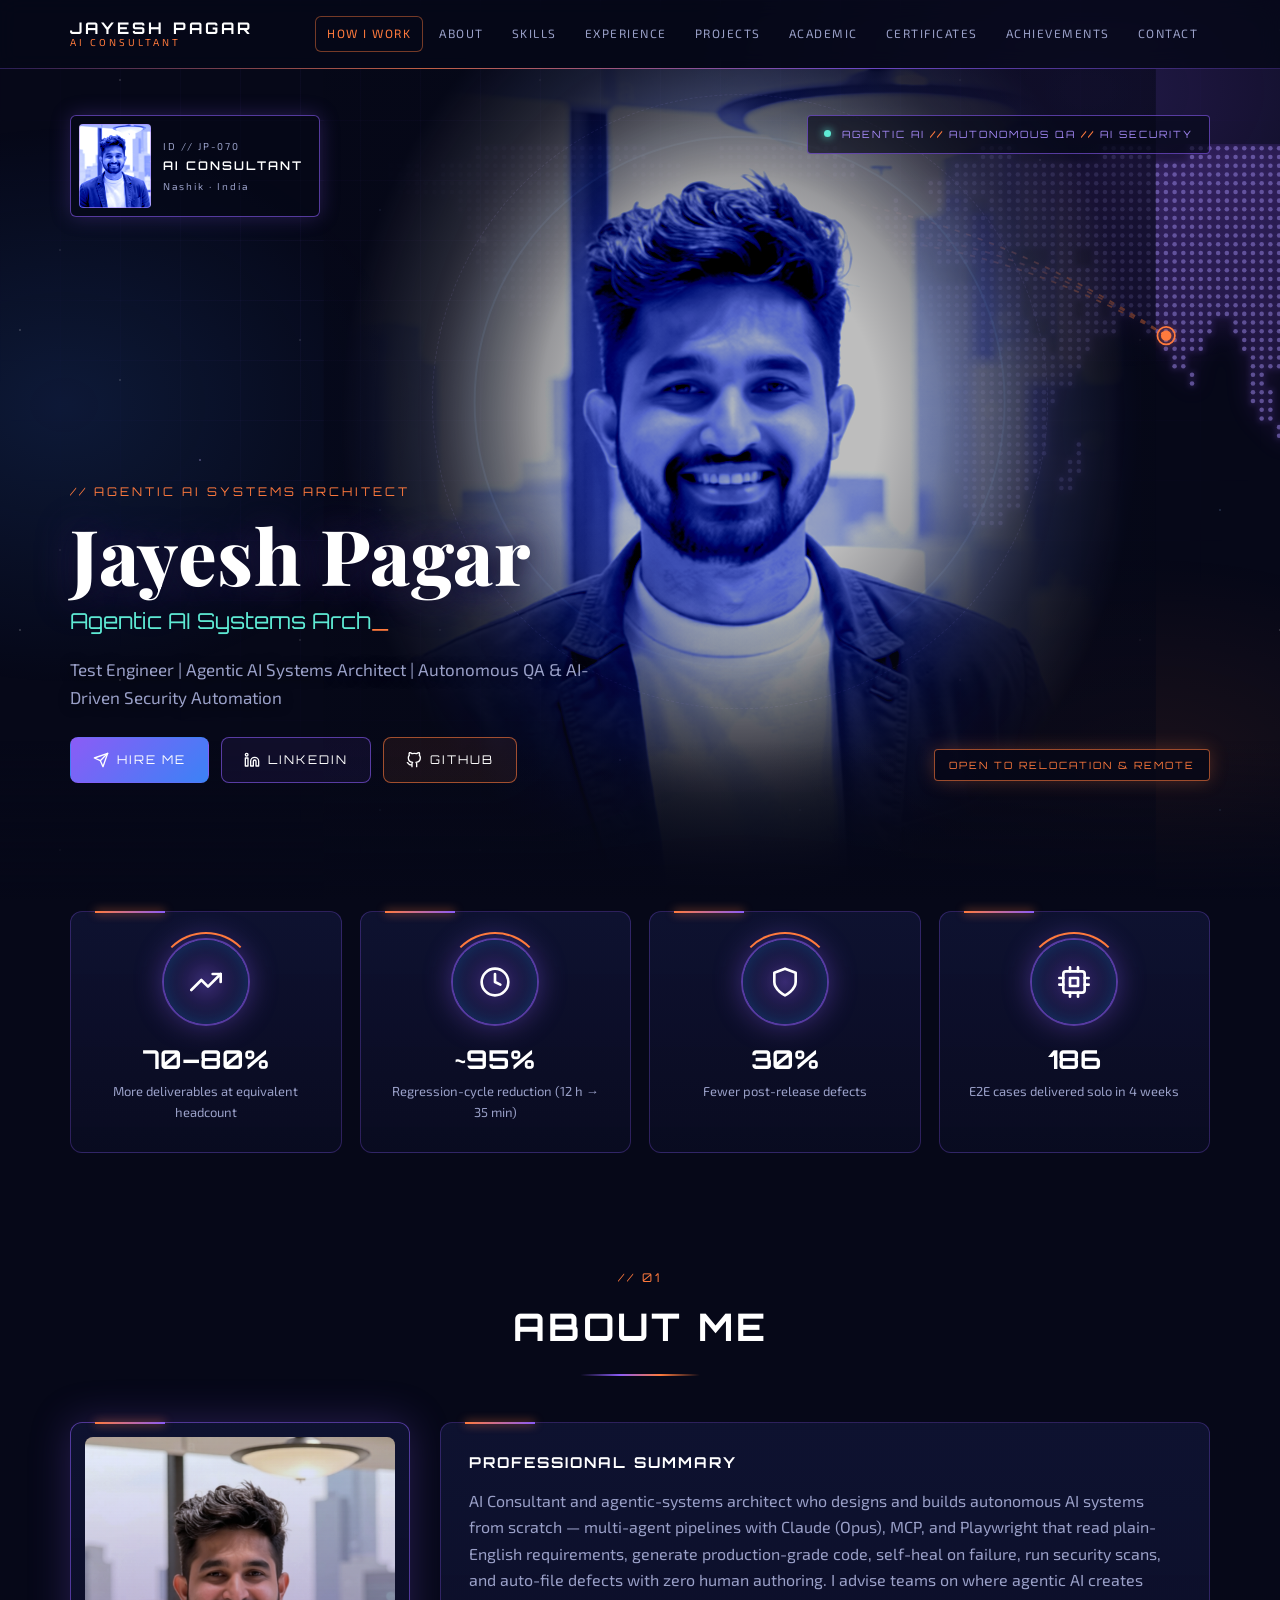
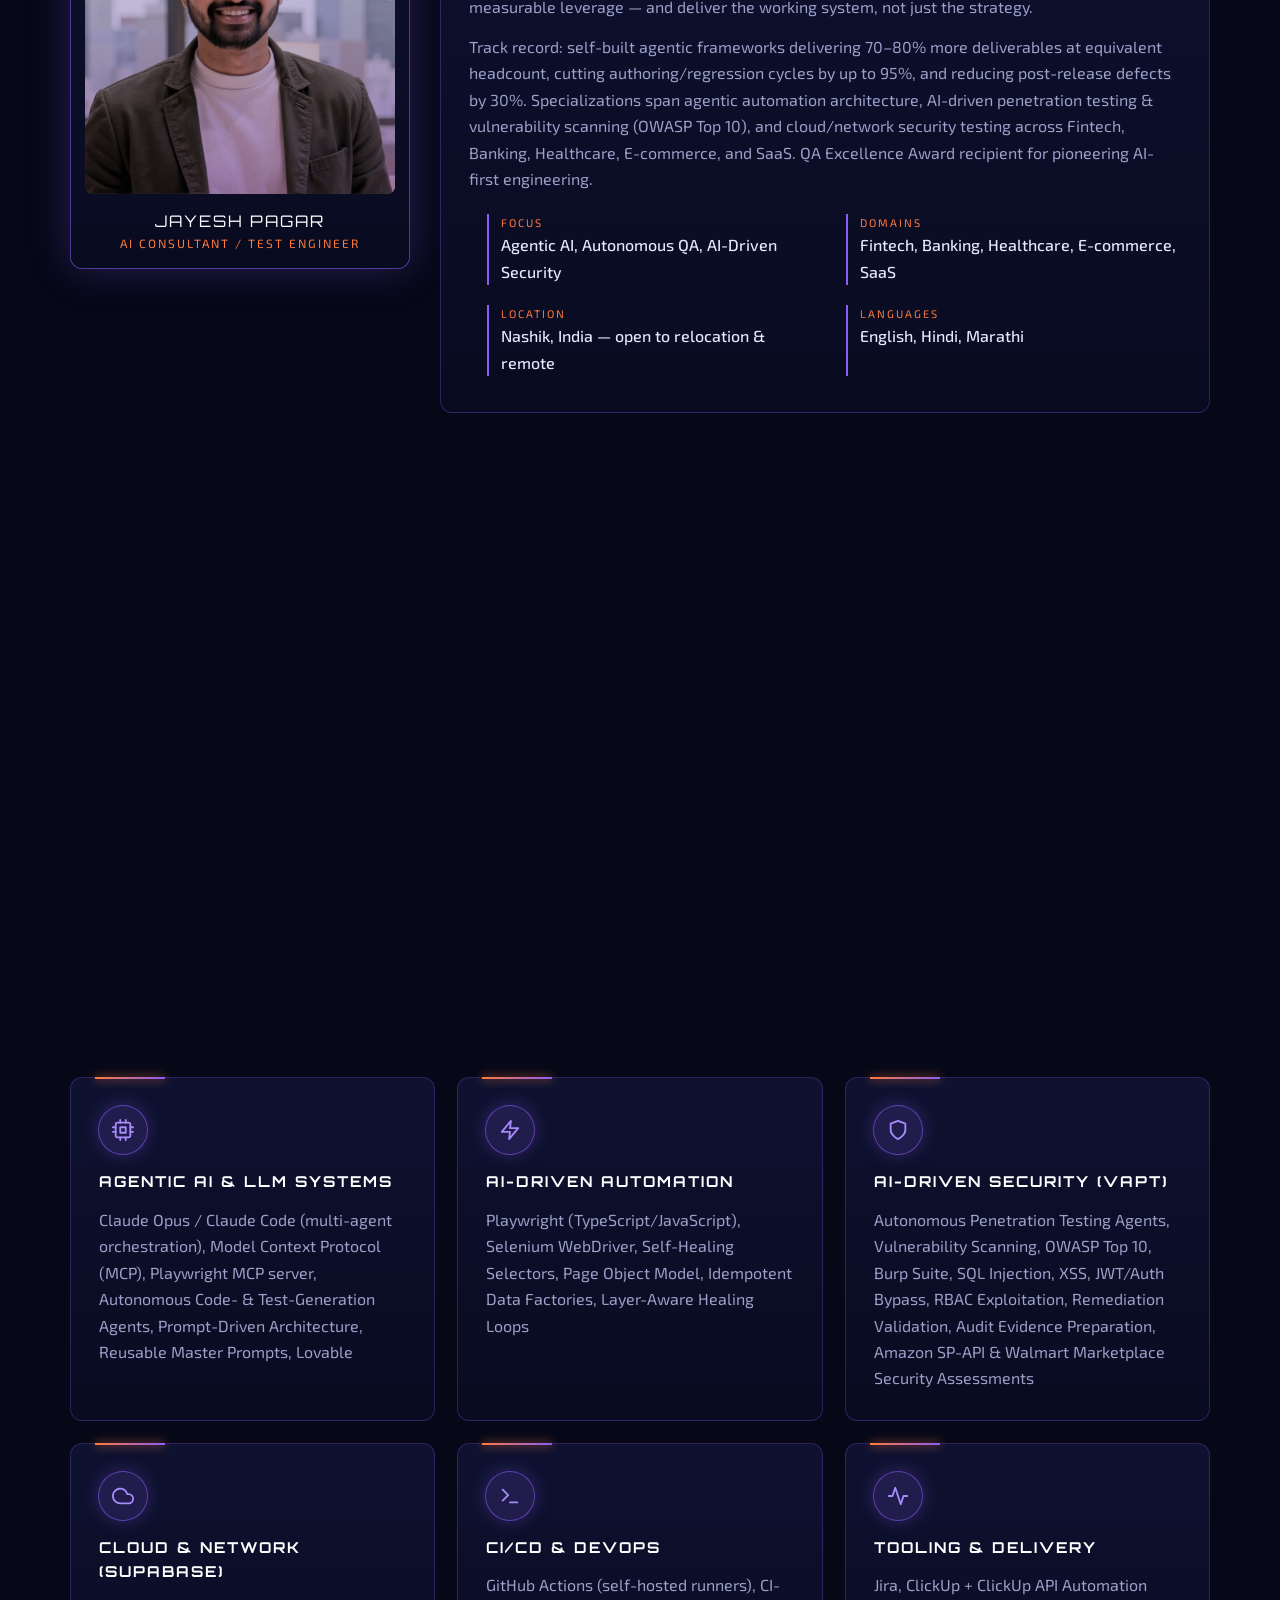
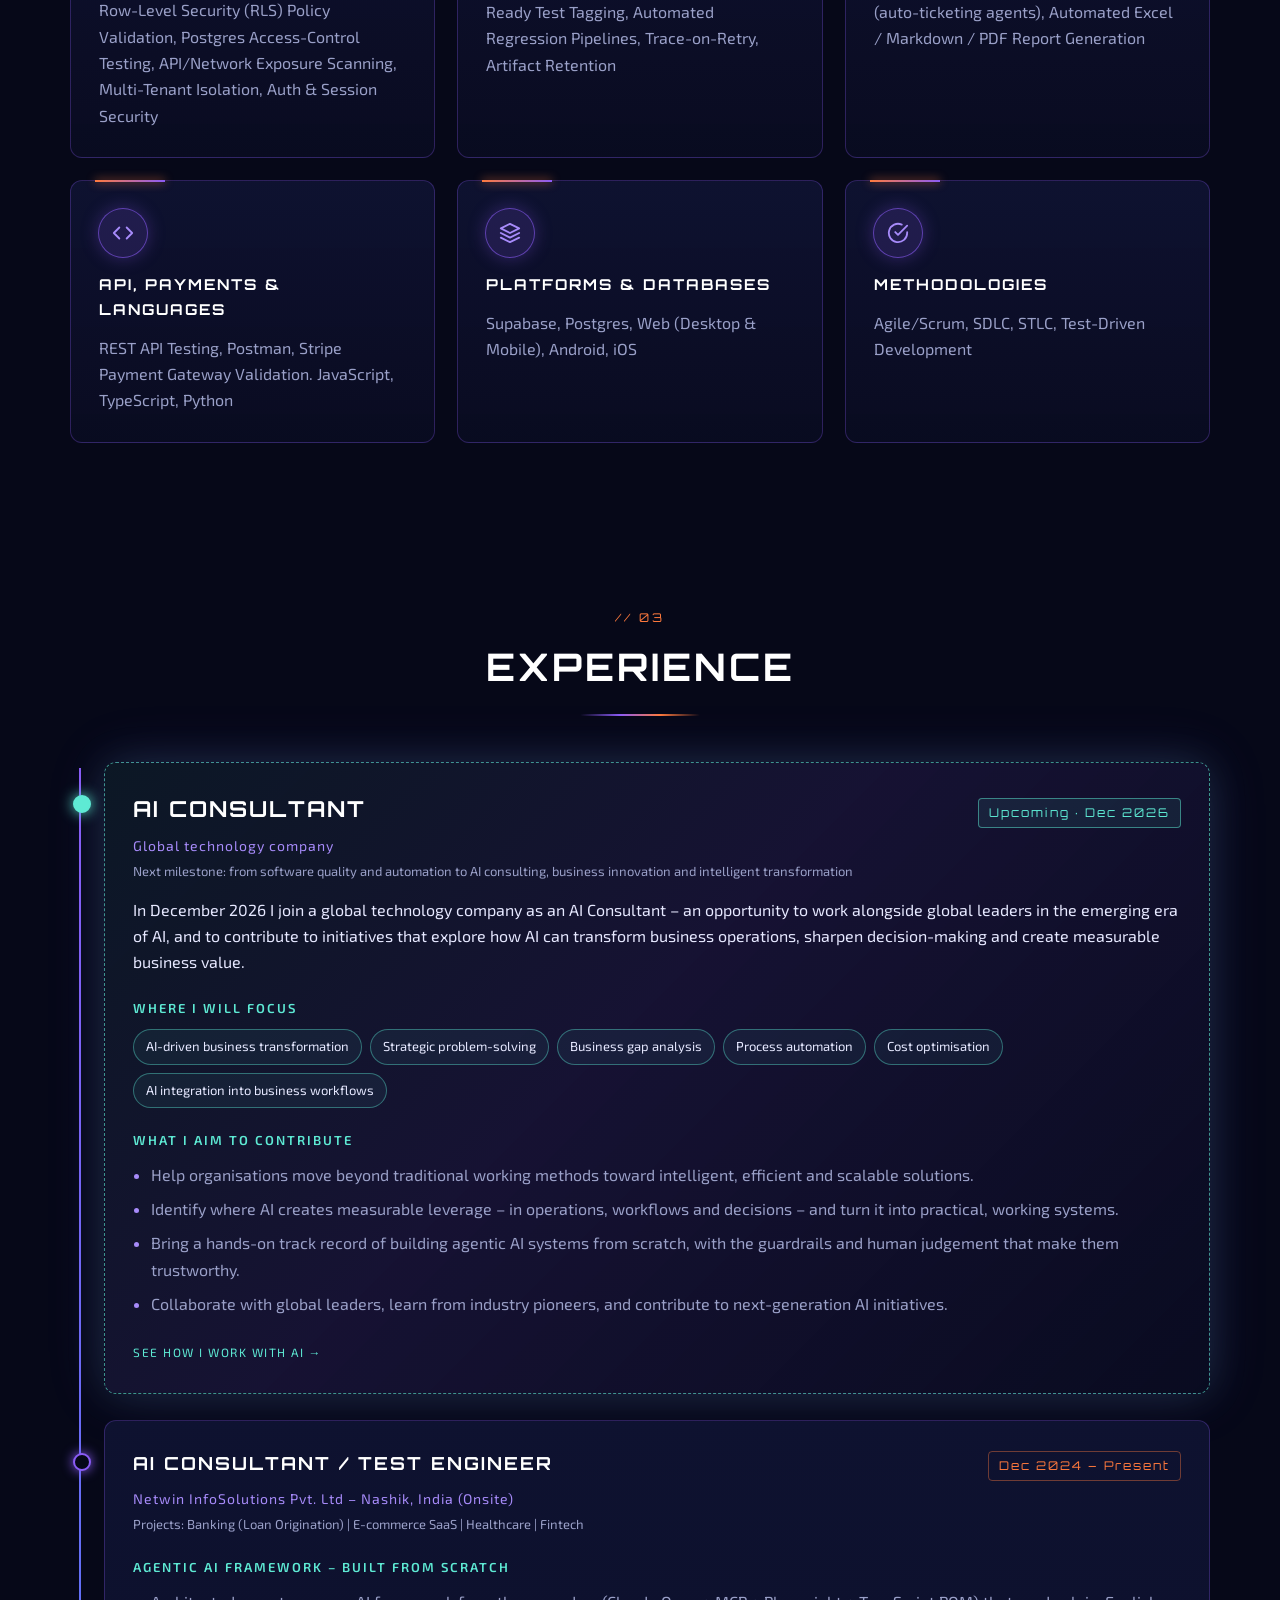
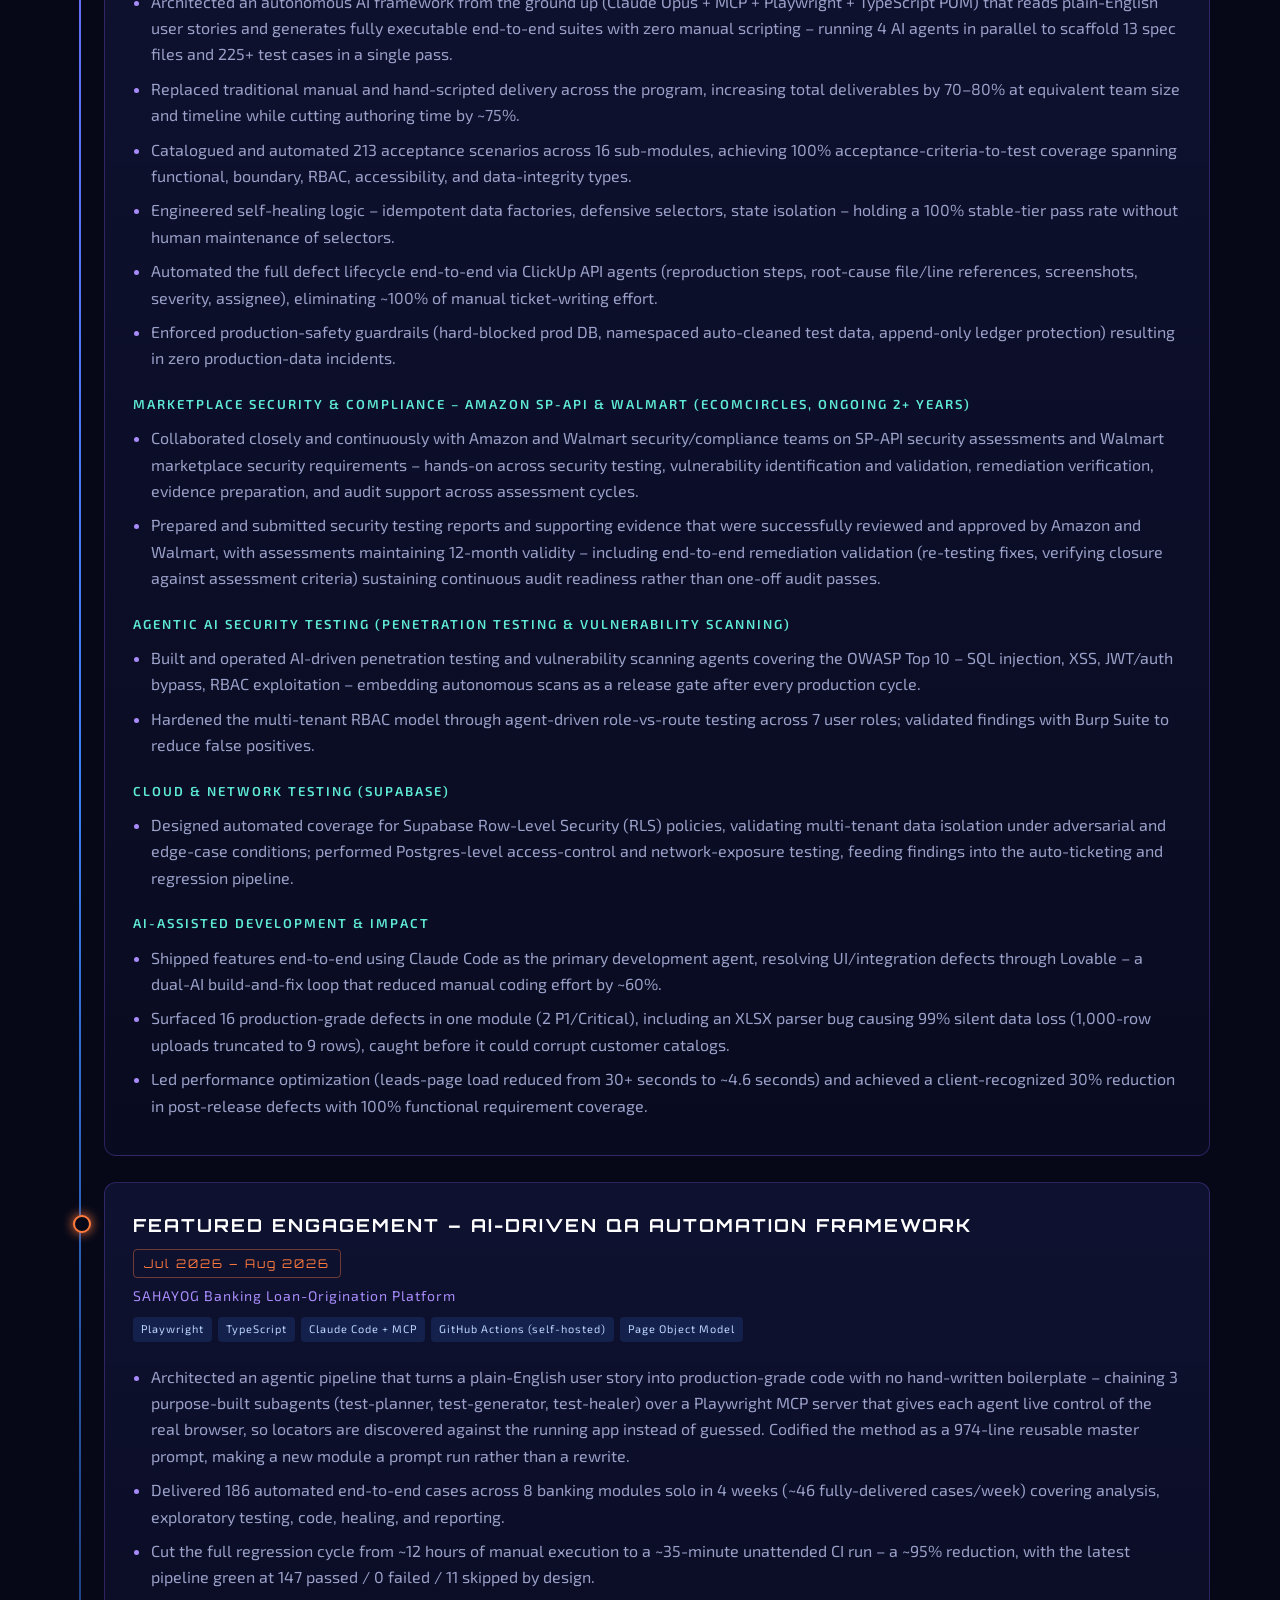
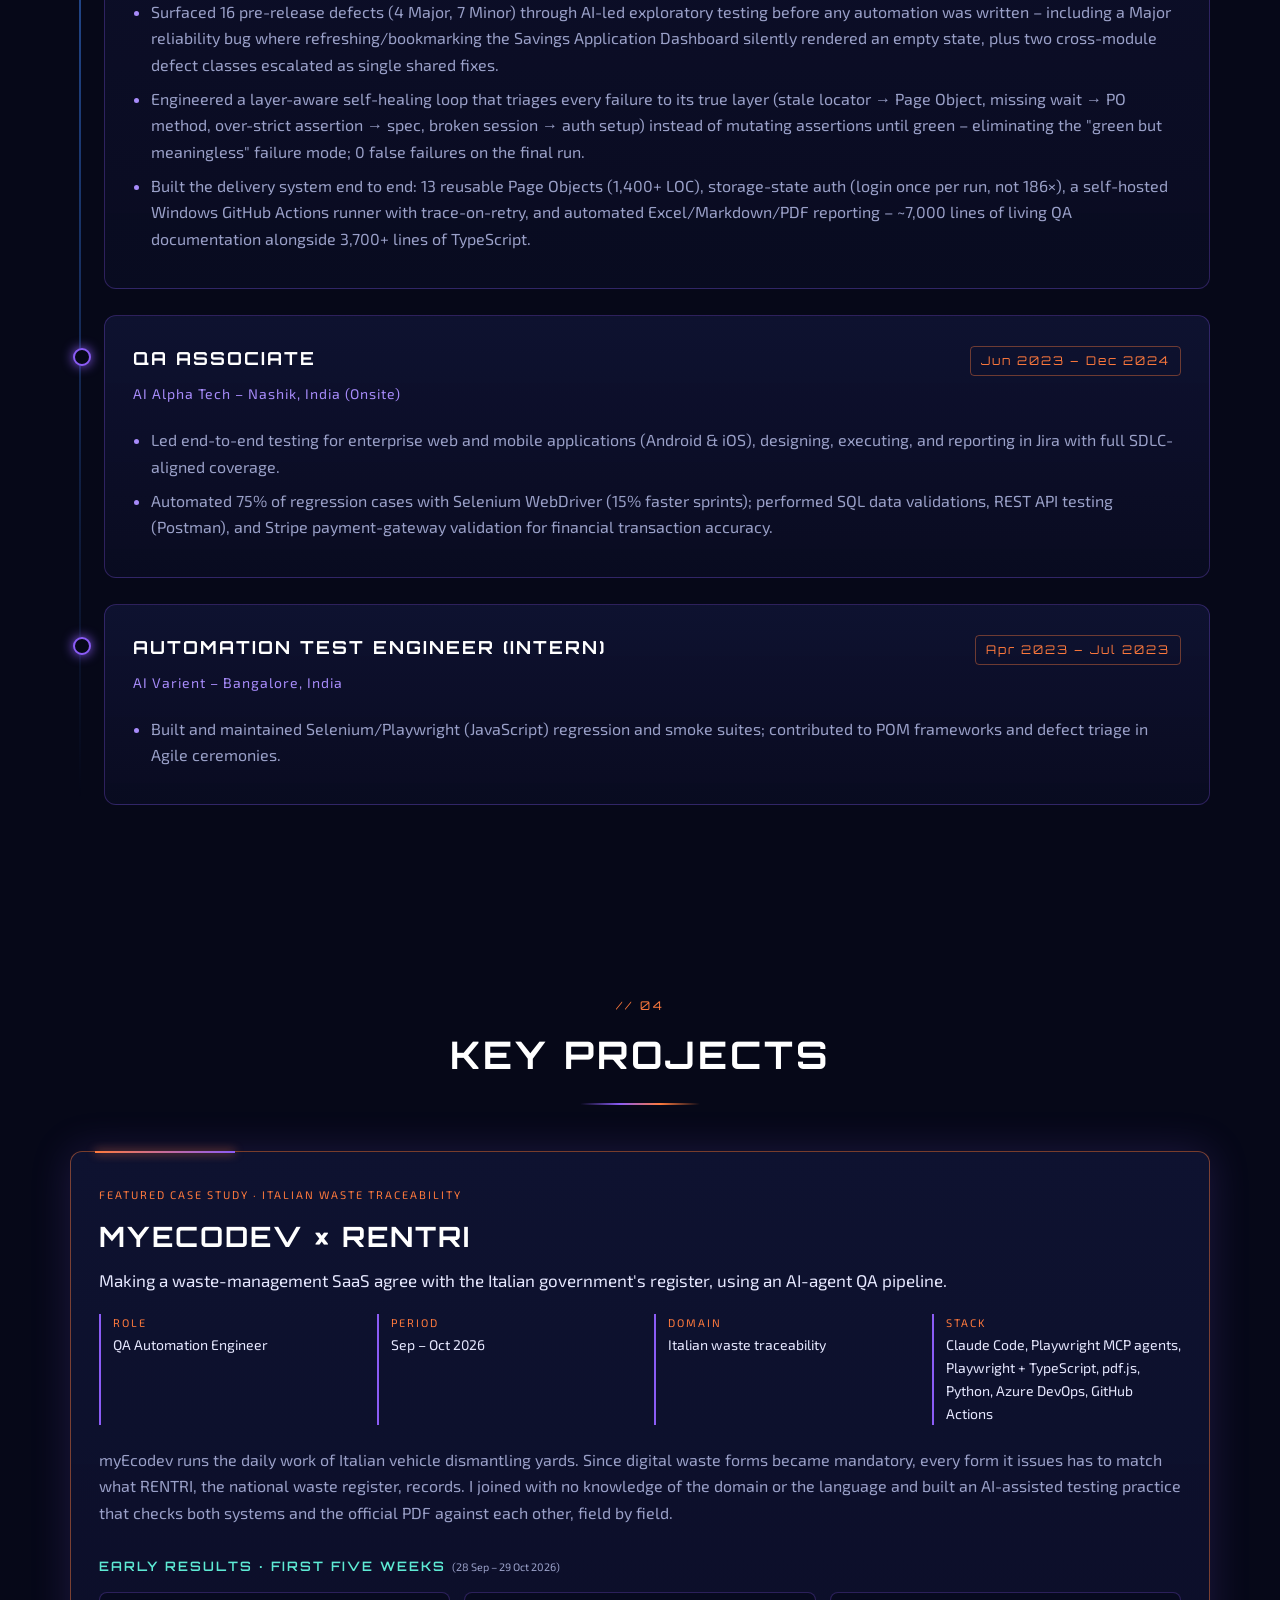
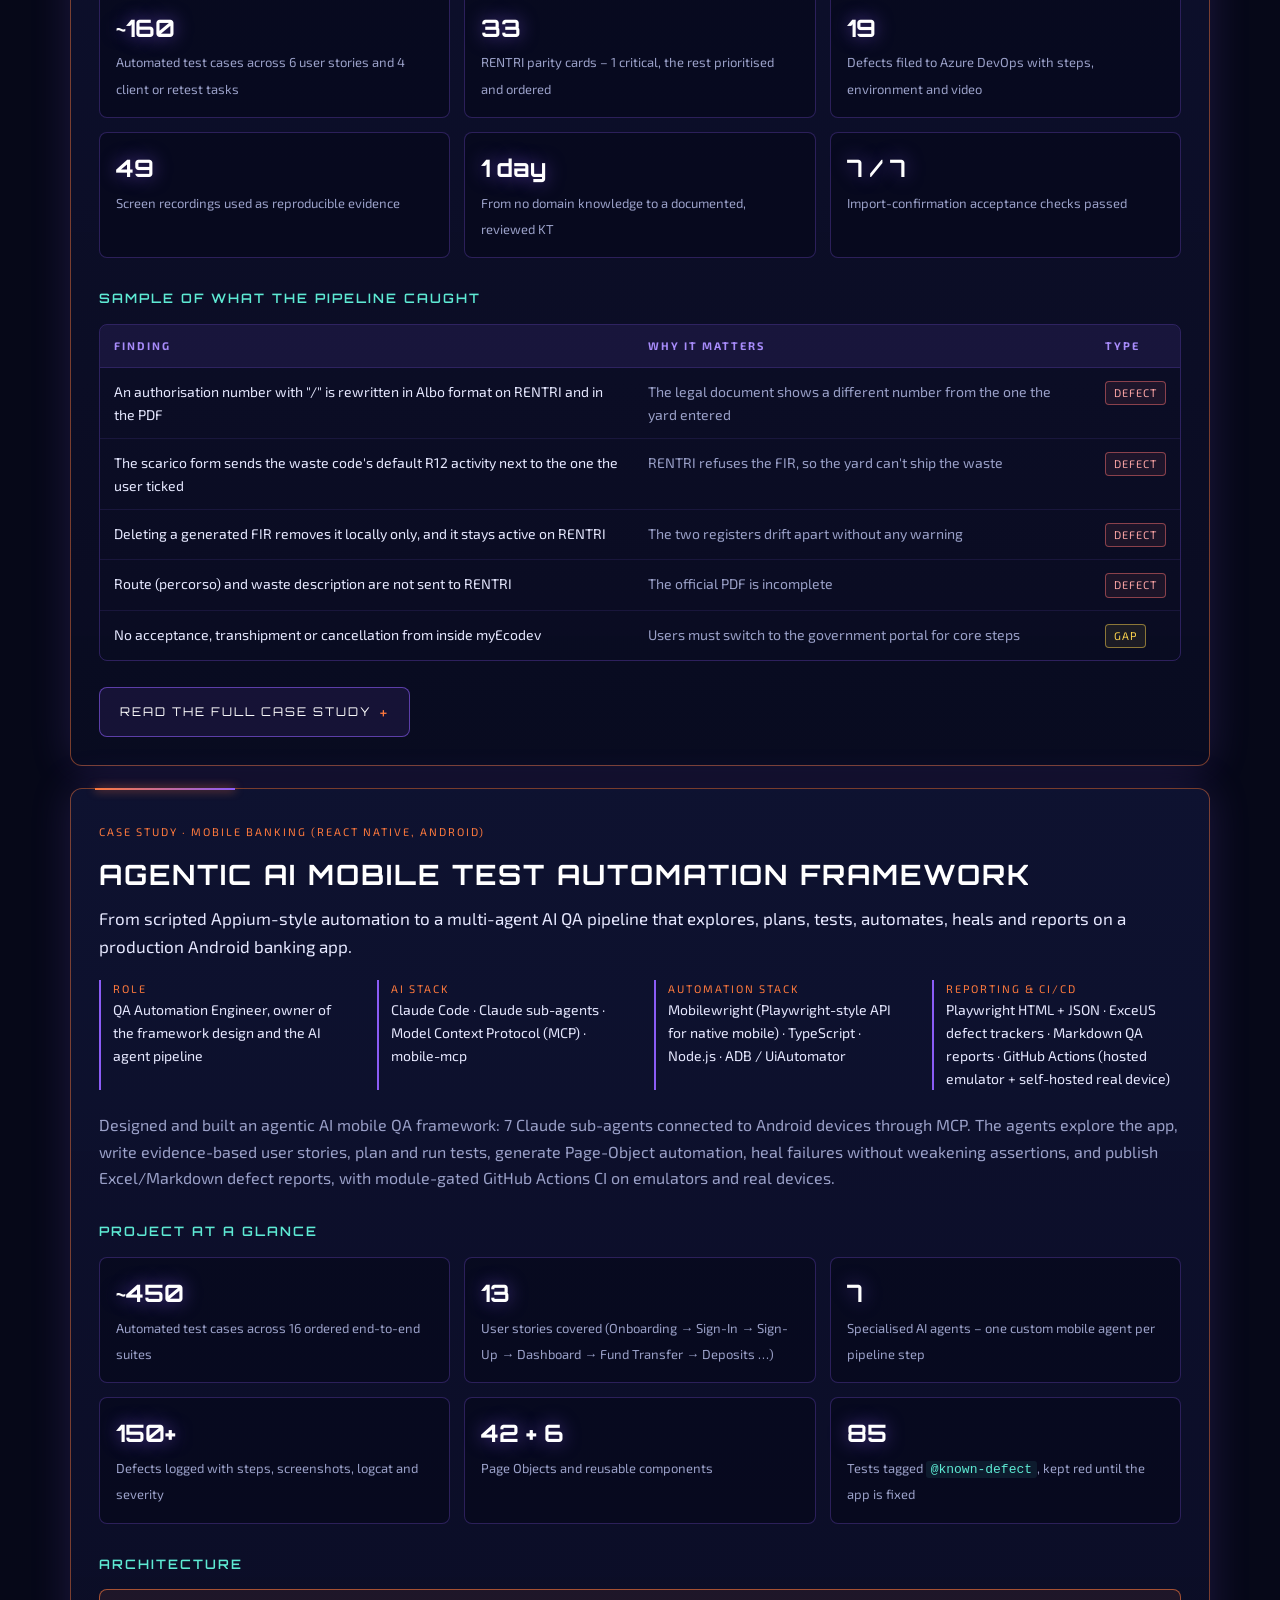
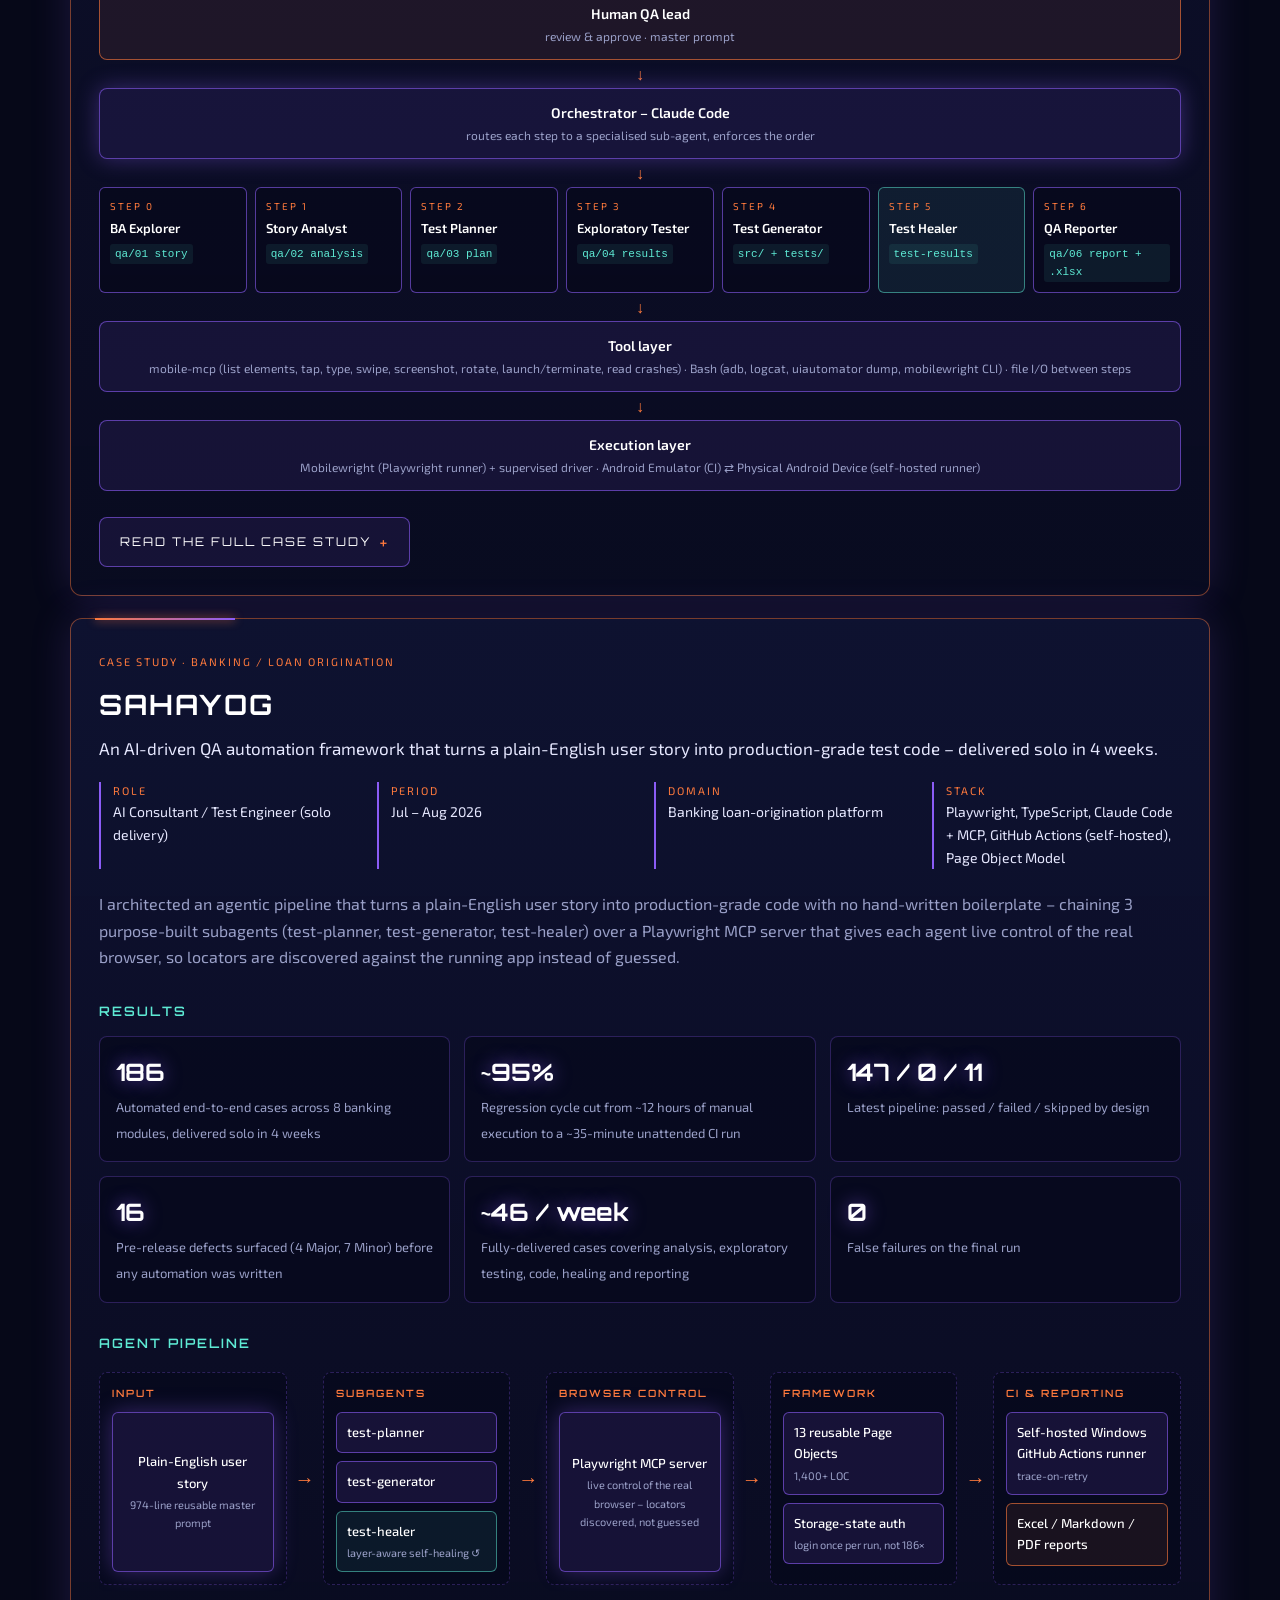
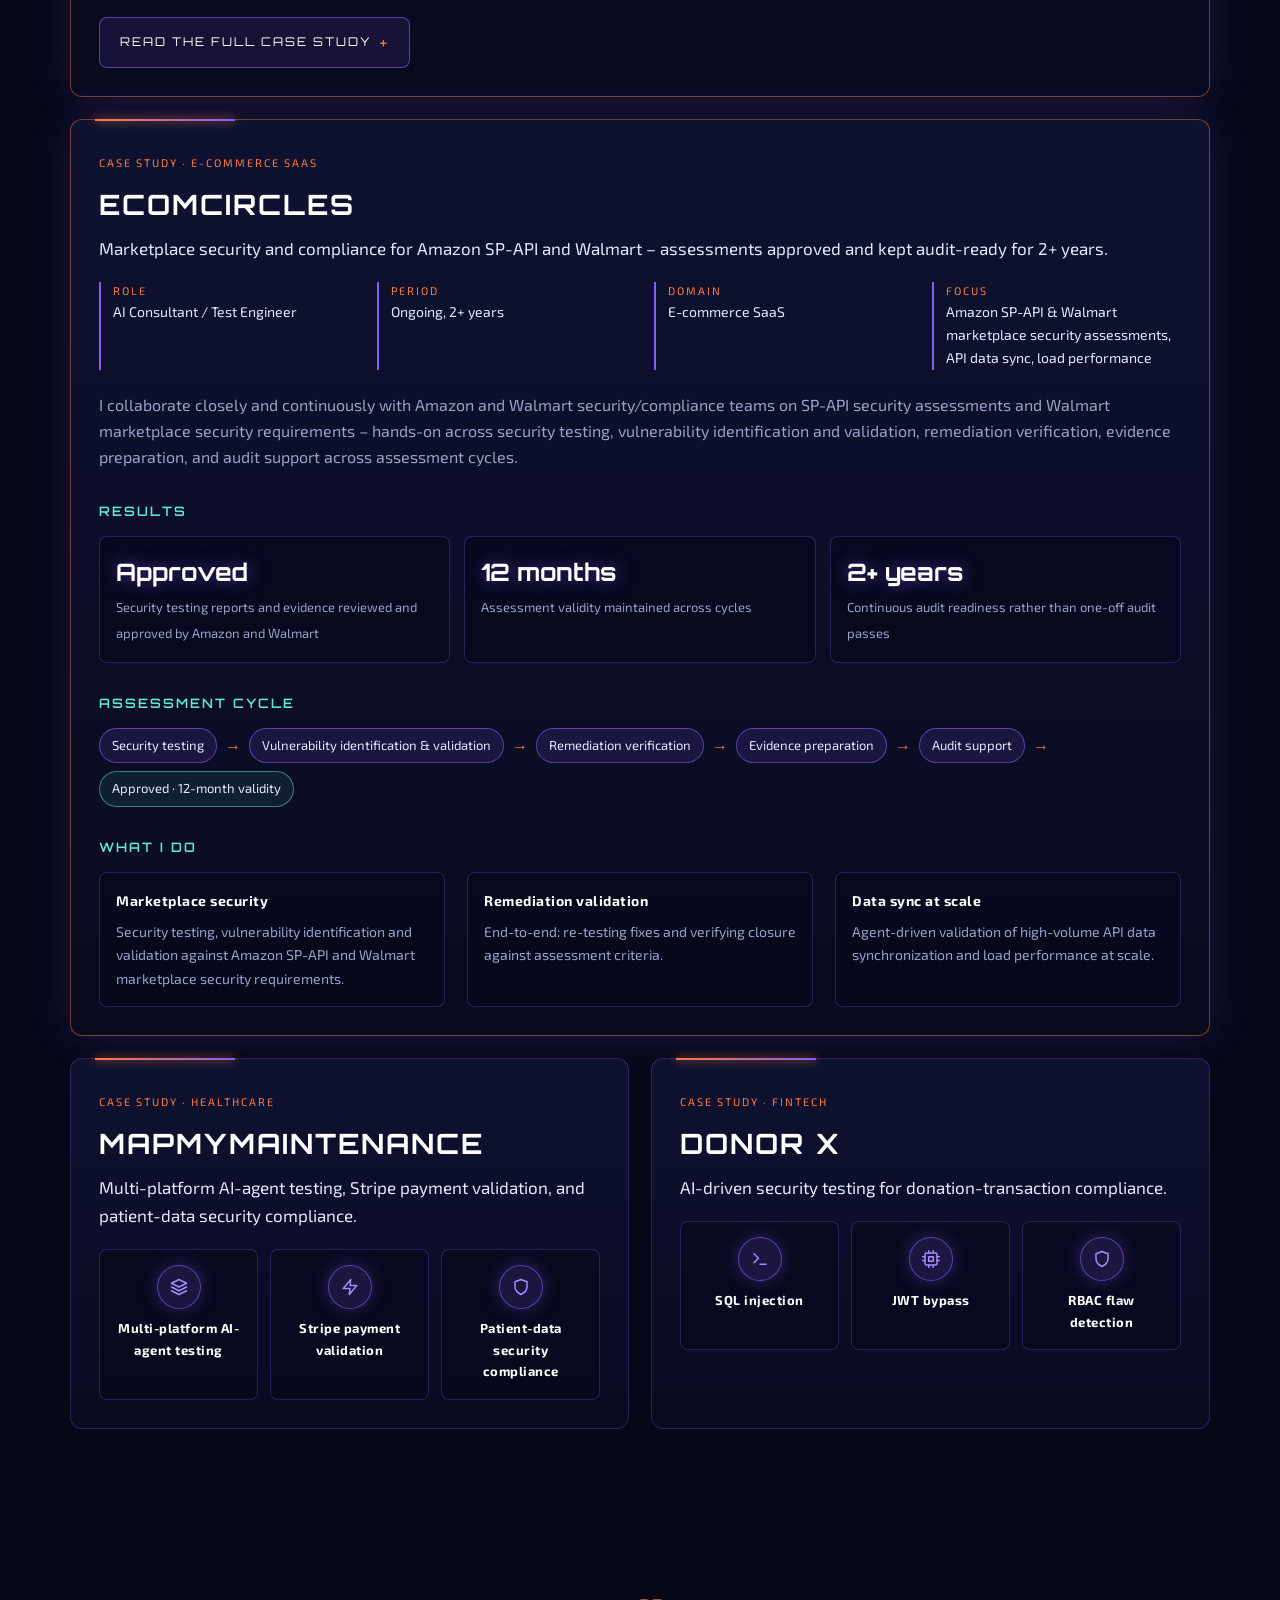
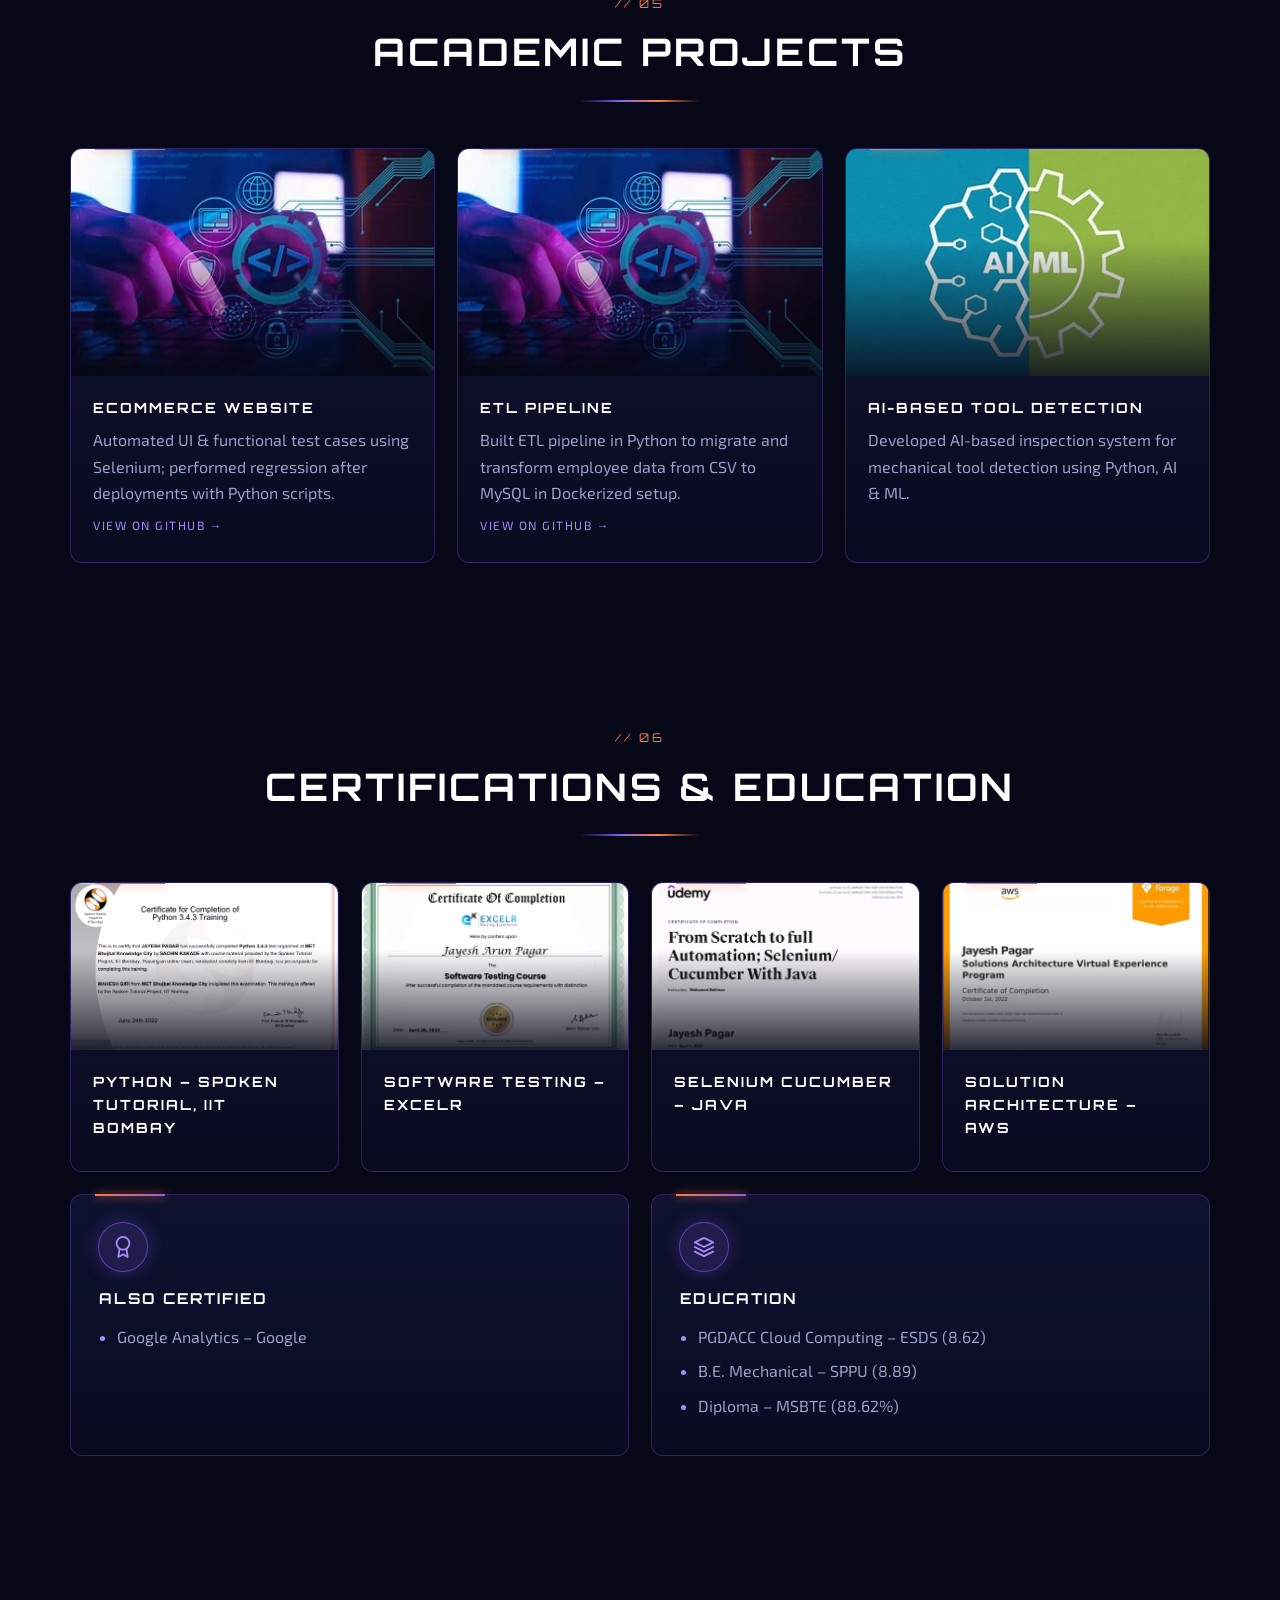
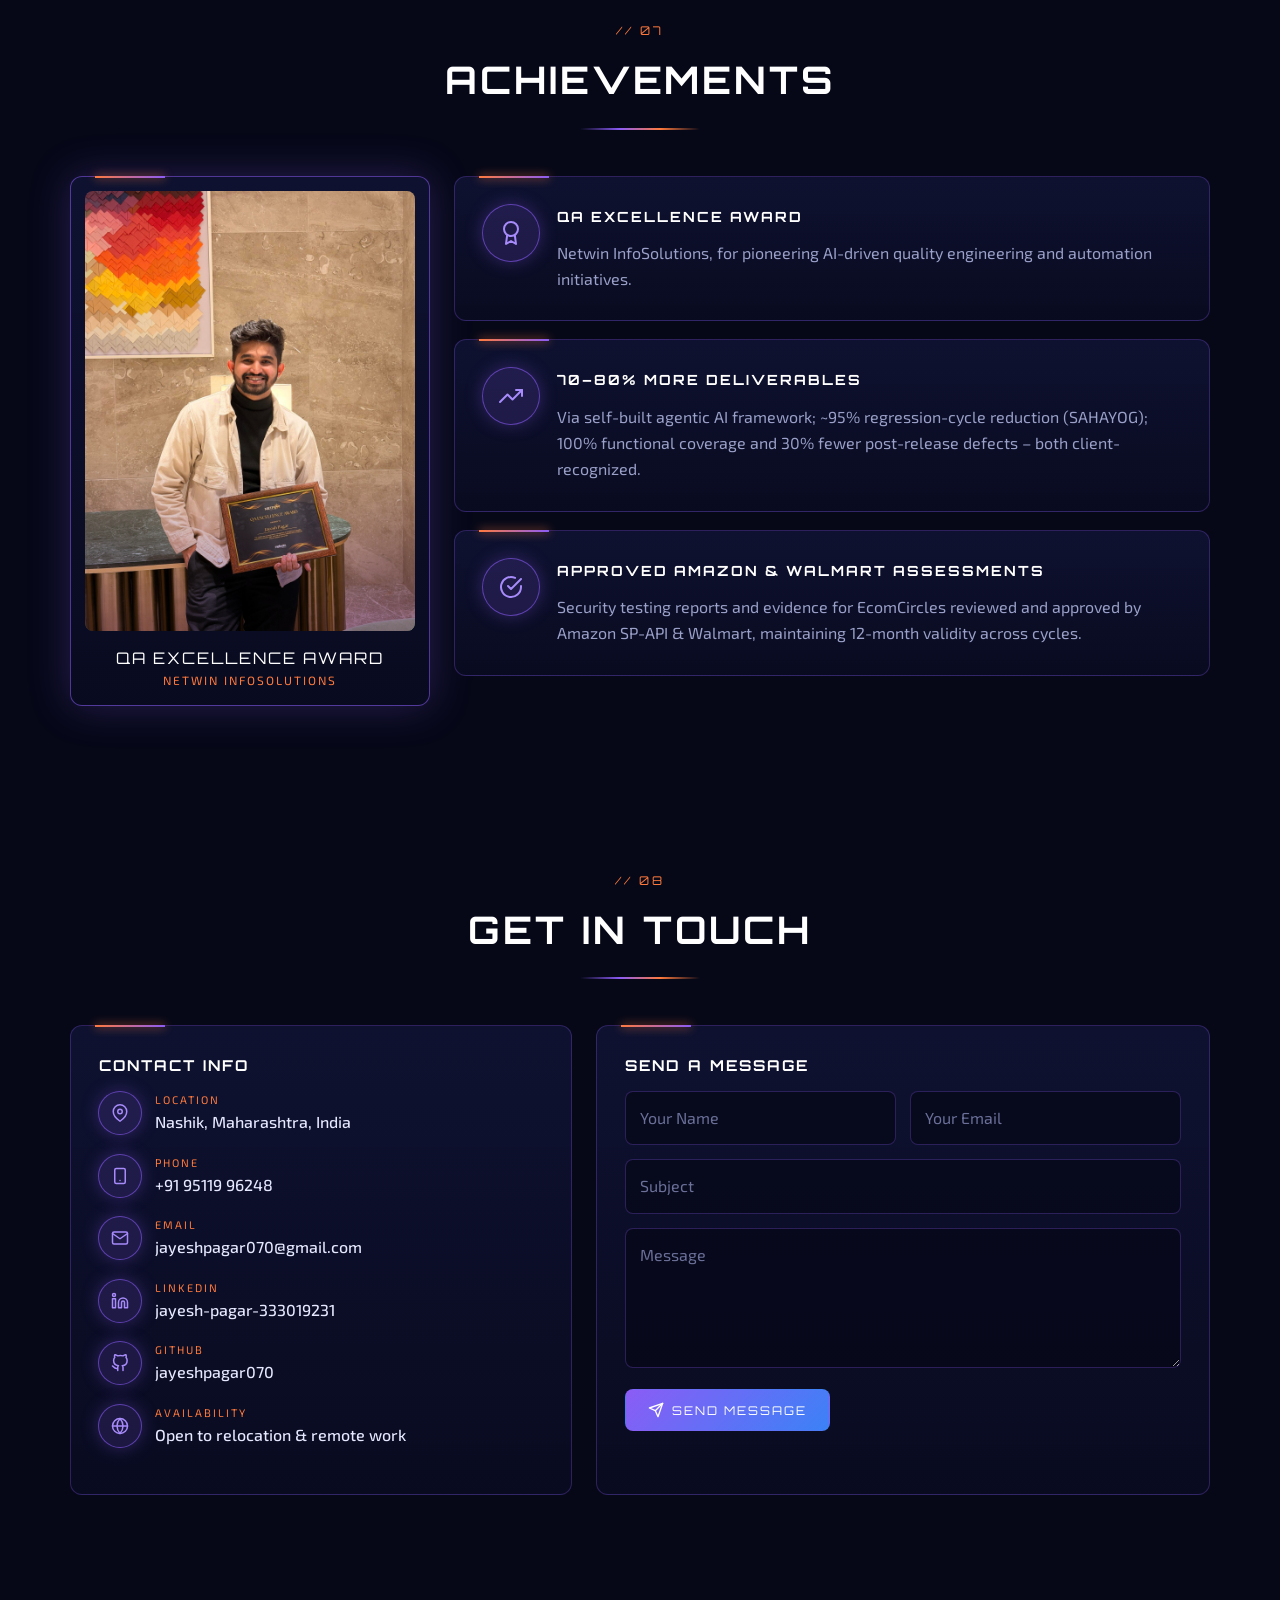
<file: index.html>
<!DOCTYPE html>
<html lang="en">
<head>
    <title>Jayesh Pagar | AI Consultant &amp; Agentic AI Systems Architect</title>
    <meta charset="utf-8">
    <meta name="viewport" content="width=device-width, initial-scale=1">
    <meta name="description" content="Jayesh Pagar - AI Consultant, Test Engineer and Agentic AI Systems Architect specializing in autonomous QA and AI-driven security automation.">
    <script>document.documentElement.classList.add('js');</script>
    <link rel="preconnect" href="https://fonts.googleapis.com">
    <link rel="preconnect" href="https://fonts.gstatic.com" crossorigin>
    <link href="https://fonts.googleapis.com/css2?family=Exo+2:wght@300;400;500;600&family=Orbitron:wght@500;600;700;800&family=Playfair+Display:wght@800&display=swap" rel="stylesheet">
    <link rel="stylesheet" href="css/theme.css">
</head>
<body>

<!-- Icon sprite -->
<svg width="0" height="0" style="position:absolute" aria-hidden="true">
    <defs>
        <symbol id="i-cpu" viewBox="0 0 24 24" fill="none" stroke="currentColor" stroke-width="2" stroke-linecap="round" stroke-linejoin="round"><rect x="4" y="4" width="16" height="16" rx="2"/><rect x="9" y="9" width="6" height="6"/><path d="M9 1v3M15 1v3M9 20v3M15 20v3M20 9h3M20 14h3M1 9h3M1 14h3"/></symbol>
        <symbol id="i-shield" viewBox="0 0 24 24" fill="none" stroke="currentColor" stroke-width="2" stroke-linecap="round" stroke-linejoin="round"><path d="M12 22s8-4 8-10V5l-8-3-8 3v7c0 6 8 10 8 10z"/></symbol>
        <symbol id="i-zap" viewBox="0 0 24 24" fill="none" stroke="currentColor" stroke-width="2" stroke-linecap="round" stroke-linejoin="round"><polygon points="13 2 3 14 12 14 11 22 21 10 12 10 13 2"/></symbol>
        <symbol id="i-cloud" viewBox="0 0 24 24" fill="none" stroke="currentColor" stroke-width="2" stroke-linecap="round" stroke-linejoin="round"><path d="M18 10h-1.26A8 8 0 1 0 9 20h9a5 5 0 0 0 0-10z"/></symbol>
        <symbol id="i-code" viewBox="0 0 24 24" fill="none" stroke="currentColor" stroke-width="2" stroke-linecap="round" stroke-linejoin="round"><polyline points="16 18 22 12 16 6"/><polyline points="8 6 2 12 8 18"/></symbol>
        <symbol id="i-layers" viewBox="0 0 24 24" fill="none" stroke="currentColor" stroke-width="2" stroke-linecap="round" stroke-linejoin="round"><polygon points="12 2 2 7 12 12 22 7 12 2"/><polyline points="2 17 12 22 22 17"/><polyline points="2 12 12 17 22 12"/></symbol>
        <symbol id="i-terminal" viewBox="0 0 24 24" fill="none" stroke="currentColor" stroke-width="2" stroke-linecap="round" stroke-linejoin="round"><polyline points="4 17 10 11 4 5"/><line x1="12" y1="19" x2="20" y2="19"/></symbol>
        <symbol id="i-activity" viewBox="0 0 24 24" fill="none" stroke="currentColor" stroke-width="2" stroke-linecap="round" stroke-linejoin="round"><polyline points="22 12 18 12 15 21 9 3 6 12 2 12"/></symbol>
        <symbol id="i-award" viewBox="0 0 24 24" fill="none" stroke="currentColor" stroke-width="2" stroke-linecap="round" stroke-linejoin="round"><circle cx="12" cy="8" r="7"/><polyline points="8.21 13.89 7 23 12 20 17 23 15.79 13.88"/></symbol>
        <symbol id="i-check" viewBox="0 0 24 24" fill="none" stroke="currentColor" stroke-width="2" stroke-linecap="round" stroke-linejoin="round"><path d="M22 11.08V12a10 10 0 1 1-5.93-9.14"/><polyline points="22 4 12 14.01 9 11.01"/></symbol>
        <symbol id="i-trend" viewBox="0 0 24 24" fill="none" stroke="currentColor" stroke-width="2" stroke-linecap="round" stroke-linejoin="round"><polyline points="23 6 13.5 15.5 8.5 10.5 1 18"/><polyline points="17 6 23 6 23 12"/></symbol>
        <symbol id="i-clock" viewBox="0 0 24 24" fill="none" stroke="currentColor" stroke-width="2" stroke-linecap="round" stroke-linejoin="round"><circle cx="12" cy="12" r="10"/><polyline points="12 6 12 12 16 14"/></symbol>
        <symbol id="i-pin" viewBox="0 0 24 24" fill="none" stroke="currentColor" stroke-width="2" stroke-linecap="round" stroke-linejoin="round"><path d="M21 10c0 7-9 13-9 13s-9-6-9-13a9 9 0 0 1 18 0z"/><circle cx="12" cy="10" r="3"/></symbol>
        <symbol id="i-mail" viewBox="0 0 24 24" fill="none" stroke="currentColor" stroke-width="2" stroke-linecap="round" stroke-linejoin="round"><path d="M4 4h16c1.1 0 2 .9 2 2v12c0 1.1-.9 2-2 2H4c-1.1 0-2-.9-2-2V6c0-1.1.9-2 2-2z"/><polyline points="22,6 12,13 2,6"/></symbol>
        <symbol id="i-phone" viewBox="0 0 24 24" fill="none" stroke="currentColor" stroke-width="2" stroke-linecap="round" stroke-linejoin="round"><rect x="5" y="2" width="14" height="20" rx="2"/><line x1="12" y1="18" x2="12.01" y2="18"/></symbol>
        <symbol id="i-globe" viewBox="0 0 24 24" fill="none" stroke="currentColor" stroke-width="2" stroke-linecap="round" stroke-linejoin="round"><circle cx="12" cy="12" r="10"/><line x1="2" y1="12" x2="22" y2="12"/><path d="M12 2a15.3 15.3 0 0 1 4 10 15.3 15.3 0 0 1-4 10 15.3 15.3 0 0 1-4-10 15.3 15.3 0 0 1 4-10z"/></symbol>
        <symbol id="i-linkedin" viewBox="0 0 24 24" fill="none" stroke="currentColor" stroke-width="2" stroke-linecap="round" stroke-linejoin="round"><path d="M16 8a6 6 0 0 1 6 6v7h-4v-7a2 2 0 0 0-4 0v7h-4v-7a6 6 0 0 1 6-6z"/><rect x="2" y="9" width="4" height="12"/><circle cx="4" cy="4" r="2"/></symbol>
        <symbol id="i-github" viewBox="0 0 24 24" fill="none" stroke="currentColor" stroke-width="2" stroke-linecap="round" stroke-linejoin="round"><path d="M9 19c-5 1.5-5-2.5-7-3m14 6v-3.87a3.37 3.37 0 0 0-.94-2.61c3.14-.35 6.44-1.54 6.44-7A5.44 5.44 0 0 0 20 4.77 5.07 5.07 0 0 0 19.91 1S18.73.65 16 2.48a13.38 13.38 0 0 0-7 0C6.27.65 5.09 1 5.09 1A5.07 5.07 0 0 0 5 4.77a5.44 5.44 0 0 0-1.5 3.78c0 5.42 3.3 6.61 6.44 7A3.37 3.37 0 0 0 9 18.13V22"/></symbol>
        <symbol id="i-send" viewBox="0 0 24 24" fill="none" stroke="currentColor" stroke-width="2" stroke-linecap="round" stroke-linejoin="round"><line x1="22" y1="2" x2="11" y2="13"/><polygon points="22 2 15 22 11 13 2 9 22 2"/></symbol>
    </defs>
</svg>

<div class="bg-layer bg-glow"></div>
<div class="bg-layer bg-grid"></div>
<div class="bg-layer bg-stars"></div>

<!-- NAV -->
<header class="nav">
    <div class="container nav-inner">
        <a class="brand" href="#home">
            <strong>JAYESH PAGAR</strong>
            <small>AI Consultant</small>
        </a>
        <button class="nav-toggle" aria-expanded="false" aria-controls="nav-links">Menu</button>
        <ul class="nav-links" id="nav-links">
            <li><a href="ai-approach.html" class="nav-feature">How I Work</a></li>
            <li><a href="#about">About</a></li>
            <li><a href="#skills">Skills</a></li>
            <li><a href="#experience">Experience</a></li>
            <li><a href="#projects">Projects</a></li>
            <li><a href="#academic">Academic</a></li>
            <li><a href="#certificates">Certificates</a></li>
            <li><a href="#achievements">Achievements</a></li>
            <li><a href="#contact">Contact</a></li>
        </ul>
    </div>
</header>

<main>
<!-- HERO -->
<section class="hero" id="home">
    <!-- Holographic world map with Nashik pin -->
    <div class="hero-map" aria-hidden="true">
        <img src="images/world-map.svg" alt="">
        <svg class="map-fx" viewBox="0 0 1440 520" preserveAspectRatio="xMidYMid meet">
            <defs>
                <linearGradient id="arc-grad" x1="1" y1="0" x2="0" y2="0">
                    <stop offset="0" stop-color="#ff7a3d"/>
                    <stop offset="1" stop-color="#8b5cf6" stop-opacity="0"/>
                </linearGradient>
            </defs>
            <path class="arc" d="M1015 220 Q 620 -40 231 110"/>
            <path class="arc a2" d="M1015 220 Q 680 30 343 154"/>
            <path class="arc a3" d="M1015 220 Q 760 60 520 110"/>
            <circle class="pulse" cx="1015" cy="220" r="10"/>
            <circle class="pin" cx="1015" cy="220" r="6"/>
            <circle class="node" cx="231" cy="110" r="4"/>
            <circle class="node" cx="343" cy="154" r="4"/>
            <circle class="node" cx="520" cy="110" r="4"/>
        </svg>
    </div>

    <!-- Large duotone portrait -->
    <div class="hero-portrait" aria-hidden="true">
        <div class="halo"></div>
        <div class="halo h2"></div>
        <div class="photo"></div>
    </div>

    <div class="container hero-ui">
        <div class="hud-thumb">
            <div class="thumb-img"></div>
            <div class="thumb-meta">
                <span>ID // JP-070</span>
                <strong>AI CONSULTANT</strong>
                <span>Nashik · India</span>
            </div>
        </div>

        <div class="hud-box">
            <span class="dot"></span> AGENTIC AI <b>//</b> AUTONOMOUS QA <b>//</b> AI SECURITY
        </div>

        <span class="hud-tag">OPEN TO RELOCATION &amp; REMOTE</span>

        <div class="hero-copy">
            <span class="eyebrow">// Agentic AI Systems Architect</span>
            <h1>Jayesh Pagar</h1>
            <div class="typing" id="typing-animation"></div>
            <p class="hero-sub">Test Engineer | Agentic AI Systems Architect | Autonomous QA &amp; AI-Driven Security Automation</p>
            <div class="hero-actions">
                <a href="#contact" class="btn btn-primary"><svg><use href="#i-send"/></svg>Hire Me</a>
                <a href="https://www.linkedin.com/in/jayesh-pagar-333019231" class="btn" target="_blank" rel="noopener"><svg><use href="#i-linkedin"/></svg>LinkedIn</a>
                <a href="https://github.com/jayeshpagar070" class="btn btn-orange" target="_blank" rel="noopener"><svg><use href="#i-github"/></svg>GitHub</a>
            </div>
        </div>
    </div>
</section>

<section class="metrics-wrap">
    <div class="container">
        <div class="metrics">
            <div class="panel metric reveal">
                <div class="orb"><svg><use href="#i-trend"/></svg></div>
                <div class="num">70–80%</div>
                <div class="lbl">More deliverables at equivalent headcount</div>
            </div>
            <div class="panel metric reveal">
                <div class="orb"><svg><use href="#i-clock"/></svg></div>
                <div class="num">~95%</div>
                <div class="lbl">Regression-cycle reduction (12 h → 35 min)</div>
            </div>
            <div class="panel metric reveal">
                <div class="orb"><svg><use href="#i-shield"/></svg></div>
                <div class="num">30%</div>
                <div class="lbl">Fewer post-release defects</div>
            </div>
            <div class="panel metric reveal">
                <div class="orb"><svg><use href="#i-cpu"/></svg></div>
                <div class="num">186</div>
                <div class="lbl">E2E cases delivered solo in 4 weeks</div>
            </div>
        </div>
    </div>
</section>

<!-- ABOUT -->
<section id="about">
    <div class="container">
        <div class="section-head reveal">
            <span class="eyebrow">// 01</span>
            <h2>About Me</h2>
            <div class="bar"></div>
        </div>
        <div class="about-grid">
            <div class="panel feature-card reveal">
                <div class="photo"><img src="images/Jayesh_Profile_pic.png" alt="Jayesh Pagar"></div>
                <div class="name">JAYESH PAGAR</div>
                <div class="role">AI Consultant / Test Engineer</div>
            </div>
            <div class="panel about-text reveal">
                <h3>Professional Summary</h3>
                <p>AI Consultant and agentic-systems architect who designs and builds autonomous AI systems from scratch &mdash; multi-agent pipelines with Claude (Opus), MCP, and Playwright that read plain-English requirements, generate production-grade code, self-heal on failure, run security scans, and auto-file defects with zero human authoring. I advise teams on where agentic AI creates measurable leverage &mdash; and deliver the working system, not just the strategy.</p>
                <p>Track record: self-built agentic frameworks delivering 70&ndash;80% more deliverables at equivalent headcount, cutting authoring/regression cycles by up to 95%, and reducing post-release defects by 30%. Specializations span agentic automation architecture, AI-driven penetration testing &amp; vulnerability scanning (OWASP Top 10), and cloud/network security testing across Fintech, Banking, Healthcare, E-commerce, and SaaS. QA Excellence Award recipient for pioneering AI-first engineering.</p>
                <ul class="info-list">
                    <li><span>Focus</span><strong>Agentic AI, Autonomous QA, AI-Driven Security</strong></li>
                    <li><span>Domains</span><strong>Fintech, Banking, Healthcare, E-commerce, SaaS</strong></li>
                    <li><span>Location</span><strong>Nashik, India &mdash; open to relocation &amp; remote</strong></li>
                    <li><span>Languages</span><strong>English, Hindi, Marathi</strong></li>
                </ul>
            </div>
        </div>
    </div>
</section>

<!-- SKILLS -->
<section id="skills">
    <div class="container">
        <div class="section-head reveal">
            <span class="eyebrow">// 02</span>
            <h2>Skills</h2>
            <div class="bar"></div>
        </div>

        <h3 class="sub-head reveal" style="margin-top:0">Core Consulting Competencies</h3>
        <div class="tags reveal">
            <span>Agentic AI Architecture (Built From Scratch)</span>
            <span>Multi-Agent Orchestration (Claude + MCP)</span>
            <span>Autonomous Code &amp; Test Generation</span>
            <span>AI-Driven Penetration Testing &amp; Vulnerability Scanning</span>
            <span>Marketplace Security Compliance &amp; Audit Evidence (Amazon SP-API, Walmart)</span>
            <span>Prompt Engineering &amp; Reusable Master Prompts</span>
            <span>Self-Healing Pipelines</span>
            <span>AI Workflow &amp; CI/CD Integration</span>
            <span>Production-Safety Guardrails</span>
            <span>Stakeholder Advisory &amp; ROI Framing</span>
        </div>

        <h3 class="sub-head reveal">Technical Skills</h3>
        <div class="grid-3">
            <div class="panel reveal">
                <div class="icon-orb"><svg><use href="#i-cpu"/></svg></div>
                <h3>Agentic AI &amp; LLM Systems</h3>
                <p>Claude Opus / Claude Code (multi-agent orchestration), Model Context Protocol (MCP), Playwright MCP server, Autonomous Code- &amp; Test-Generation Agents, Prompt-Driven Architecture, Reusable Master Prompts, Lovable</p>
            </div>
            <div class="panel reveal">
                <div class="icon-orb"><svg><use href="#i-zap"/></svg></div>
                <h3>AI-Driven Automation</h3>
                <p>Playwright (TypeScript/JavaScript), Selenium WebDriver, Self-Healing Selectors, Page Object Model, Idempotent Data Factories, Layer-Aware Healing Loops</p>
            </div>
            <div class="panel reveal">
                <div class="icon-orb"><svg><use href="#i-shield"/></svg></div>
                <h3>AI-Driven Security (VAPT)</h3>
                <p>Autonomous Penetration Testing Agents, Vulnerability Scanning, OWASP Top 10, Burp Suite, SQL Injection, XSS, JWT/Auth Bypass, RBAC Exploitation, Remediation Validation, Audit Evidence Preparation, Amazon SP-API &amp; Walmart Marketplace Security Assessments</p>
            </div>
            <div class="panel reveal">
                <div class="icon-orb"><svg><use href="#i-cloud"/></svg></div>
                <h3>Cloud &amp; Network (Supabase)</h3>
                <p>Row-Level Security (RLS) Policy Validation, Postgres Access-Control Testing, API/Network Exposure Scanning, Multi-Tenant Isolation, Auth &amp; Session Security</p>
            </div>
            <div class="panel reveal">
                <div class="icon-orb"><svg><use href="#i-terminal"/></svg></div>
                <h3>CI/CD &amp; DevOps</h3>
                <p>GitHub Actions (self-hosted runners), CI-Ready Test Tagging, Automated Regression Pipelines, Trace-on-Retry, Artifact Retention</p>
            </div>
            <div class="panel reveal">
                <div class="icon-orb"><svg><use href="#i-activity"/></svg></div>
                <h3>Tooling &amp; Delivery</h3>
                <p>Jira, ClickUp + ClickUp API Automation (auto-ticketing agents), Automated Excel / Markdown / PDF Report Generation</p>
            </div>
            <div class="panel reveal">
                <div class="icon-orb"><svg><use href="#i-code"/></svg></div>
                <h3>API, Payments &amp; Languages</h3>
                <p>REST API Testing, Postman, Stripe Payment Gateway Validation. JavaScript, TypeScript, Python</p>
            </div>
            <div class="panel reveal">
                <div class="icon-orb"><svg><use href="#i-layers"/></svg></div>
                <h3>Platforms &amp; Databases</h3>
                <p>Supabase, Postgres, Web (Desktop &amp; Mobile), Android, iOS</p>
            </div>
            <div class="panel reveal">
                <div class="icon-orb"><svg><use href="#i-check"/></svg></div>
                <h3>Methodologies</h3>
                <p>Agile/Scrum, SDLC, STLC, Test-Driven Development</p>
            </div>
        </div>
    </div>
</section>

<!-- EXPERIENCE -->
<section id="experience">
    <div class="container">
        <div class="section-head reveal">
            <span class="eyebrow">// 03</span>
            <h2>Experience</h2>
            <div class="bar"></div>
        </div>

        <div class="timeline">
            <div class="tl-item upcoming panel reveal">
                <div class="tl-top">
                    <h3>AI Consultant</h3>
                    <span class="date">Upcoming · Dec 2026</span>
                </div>
                <div class="org">Global technology company</div>
                <div class="meta-line">Next milestone: from software quality and automation to AI consulting, business innovation and intelligent transformation</div>

                <p class="up-lede">In December 2026 I join a global technology company as an AI Consultant – an opportunity to work alongside global leaders in the emerging era of AI, and to contribute to initiatives that explore how AI can transform business operations, sharpen decision-making and create measurable business value.</p>

                <div class="sub-group">
                    <h4>Where I will focus</h4>
                    <div class="up-tags">
                        <span>AI-driven business transformation</span>
                        <span>Strategic problem-solving</span>
                        <span>Business gap analysis</span>
                        <span>Process automation</span>
                        <span>Cost optimisation</span>
                        <span>AI integration into business workflows</span>
                    </div>
                </div>

                <div class="sub-group">
                    <h4>What I aim to contribute</h4>
                    <ul>
                        <li>Help organisations move beyond traditional working methods toward intelligent, efficient and scalable solutions.</li>
                        <li>Identify where AI creates measurable leverage – in operations, workflows and decisions – and turn it into practical, working systems.</li>
                        <li>Bring a hands-on track record of building agentic AI systems from scratch, with the guardrails and human judgement that make them trustworthy.</li>
                        <li>Collaborate with global leaders, learn from industry pioneers, and contribute to next-generation AI initiatives.</li>
                    </ul>
                </div>

                <a href="ai-approach.html" class="up-link">See how I work with AI →</a>
            </div>

            <div class="tl-item panel reveal">
                <div class="tl-top">
                    <h3>AI Consultant / Test Engineer</h3>
                    <span class="date">Dec 2024 – Present</span>
                </div>
                <div class="org">Netwin InfoSolutions Pvt. Ltd – Nashik, India (Onsite)</div>
                <div class="meta-line">Projects: Banking (Loan Origination) | E-commerce SaaS | Healthcare | Fintech</div>

                <div class="sub-group">
                    <h4>Agentic AI Framework – Built From Scratch</h4>
                    <ul>
                        <li>Architected an autonomous AI framework from the ground up (Claude Opus + MCP + Playwright + TypeScript POM) that reads plain-English user stories and generates fully executable end-to-end suites with zero manual scripting – running 4 AI agents in parallel to scaffold 13 spec files and 225+ test cases in a single pass.</li>
                        <li>Replaced traditional manual and hand-scripted delivery across the program, increasing total deliverables by 70–80% at equivalent team size and timeline while cutting authoring time by ~75%.</li>
                        <li>Catalogued and automated 213 acceptance scenarios across 16 sub-modules, achieving 100% acceptance-criteria-to-test coverage spanning functional, boundary, RBAC, accessibility, and data-integrity types.</li>
                        <li>Engineered self-healing logic – idempotent data factories, defensive selectors, state isolation – holding a 100% stable-tier pass rate without human maintenance of selectors.</li>
                        <li>Automated the full defect lifecycle end-to-end via ClickUp API agents (reproduction steps, root-cause file/line references, screenshots, severity, assignee), eliminating ~100% of manual ticket-writing effort.</li>
                        <li>Enforced production-safety guardrails (hard-blocked prod DB, namespaced auto-cleaned test data, append-only ledger protection) resulting in zero production-data incidents.</li>
                    </ul>
                </div>
                <div class="sub-group">
                    <h4>Marketplace Security &amp; Compliance – Amazon SP-API &amp; Walmart (EcomCircles, ongoing 2+ years)</h4>
                    <ul>
                        <li>Collaborated closely and continuously with Amazon and Walmart security/compliance teams on SP-API security assessments and Walmart marketplace security requirements – hands-on across security testing, vulnerability identification and validation, remediation verification, evidence preparation, and audit support across assessment cycles.</li>
                        <li>Prepared and submitted security testing reports and supporting evidence that were successfully reviewed and approved by Amazon and Walmart, with assessments maintaining 12-month validity – including end-to-end remediation validation (re-testing fixes, verifying closure against assessment criteria) sustaining continuous audit readiness rather than one-off audit passes.</li>
                    </ul>
                </div>
                <div class="sub-group">
                    <h4>Agentic AI Security Testing (Penetration Testing &amp; Vulnerability Scanning)</h4>
                    <ul>
                        <li>Built and operated AI-driven penetration testing and vulnerability scanning agents covering the OWASP Top 10 – SQL injection, XSS, JWT/auth bypass, RBAC exploitation – embedding autonomous scans as a release gate after every production cycle.</li>
                        <li>Hardened the multi-tenant RBAC model through agent-driven role-vs-route testing across 7 user roles; validated findings with Burp Suite to reduce false positives.</li>
                    </ul>
                </div>
                <div class="sub-group">
                    <h4>Cloud &amp; Network Testing (Supabase)</h4>
                    <ul>
                        <li>Designed automated coverage for Supabase Row-Level Security (RLS) policies, validating multi-tenant data isolation under adversarial and edge-case conditions; performed Postgres-level access-control and network-exposure testing, feeding findings into the auto-ticketing and regression pipeline.</li>
                    </ul>
                </div>
                <div class="sub-group">
                    <h4>AI-Assisted Development &amp; Impact</h4>
                    <ul>
                        <li>Shipped features end-to-end using Claude Code as the primary development agent, resolving UI/integration defects through Lovable – a dual-AI build-and-fix loop that reduced manual coding effort by ~60%.</li>
                        <li>Surfaced 16 production-grade defects in one module (2 P1/Critical), including an XLSX parser bug causing 99% silent data loss (1,000-row uploads truncated to 9 rows), caught before it could corrupt customer catalogs.</li>
                        <li>Led performance optimization (leads-page load reduced from 30+ seconds to ~4.6 seconds) and achieved a client-recognized 30% reduction in post-release defects with 100% functional requirement coverage.</li>
                    </ul>
                </div>
            </div>

            <div class="tl-item featured panel reveal">
                <div class="tl-top">
                    <h3>Featured Engagement – AI-Driven QA Automation Framework</h3>
                    <span class="date">Jul 2026 – Aug 2026</span>
                </div>
                <div class="org">SAHAYOG Banking Loan-Origination Platform</div>
                <div class="stack">
                    <span>Playwright</span><span>TypeScript</span><span>Claude Code + MCP</span><span>GitHub Actions (self-hosted)</span><span>Page Object Model</span>
                </div>
                <div class="sub-group">
                    <ul>
                        <li>Architected an agentic pipeline that turns a plain-English user story into production-grade code with no hand-written boilerplate – chaining 3 purpose-built subagents (test-planner, test-generator, test-healer) over a Playwright MCP server that gives each agent live control of the real browser, so locators are discovered against the running app instead of guessed. Codified the method as a 974-line reusable master prompt, making a new module a prompt run rather than a rewrite.</li>
                        <li>Delivered 186 automated end-to-end cases across 8 banking modules solo in 4 weeks (~46 fully-delivered cases/week) covering analysis, exploratory testing, code, healing, and reporting.</li>
                        <li>Cut the full regression cycle from ~12 hours of manual execution to a ~35-minute unattended CI run – a ~95% reduction, with the latest pipeline green at 147 passed / 0 failed / 11 skipped by design.</li>
                        <li>Surfaced 16 pre-release defects (4 Major, 7 Minor) through AI-led exploratory testing before any automation was written – including a Major reliability bug where refreshing/bookmarking the Savings Application Dashboard silently rendered an empty state, plus two cross-module defect classes escalated as single shared fixes.</li>
                        <li>Engineered a layer-aware self-healing loop that triages every failure to its true layer (stale locator → Page Object, missing wait → PO method, over-strict assertion → spec, broken session → auth setup) instead of mutating assertions until green – eliminating the "green but meaningless" failure mode; 0 false failures on the final run.</li>
                        <li>Built the delivery system end to end: 13 reusable Page Objects (1,400+ LOC), storage-state auth (login once per run, not 186×), a self-hosted Windows GitHub Actions runner with trace-on-retry, and automated Excel/Markdown/PDF reporting – ~7,000 lines of living QA documentation alongside 3,700+ lines of TypeScript.</li>
                    </ul>
                </div>
            </div>

            <div class="tl-item panel reveal">
                <div class="tl-top">
                    <h3>QA Associate</h3>
                    <span class="date">Jun 2023 – Dec 2024</span>
                </div>
                <div class="org">AI Alpha Tech – Nashik, India (Onsite)</div>
                <div class="sub-group">
                    <ul>
                        <li>Led end-to-end testing for enterprise web and mobile applications (Android &amp; iOS), designing, executing, and reporting in Jira with full SDLC-aligned coverage.</li>
                        <li>Automated 75% of regression cases with Selenium WebDriver (15% faster sprints); performed SQL data validations, REST API testing (Postman), and Stripe payment-gateway validation for financial transaction accuracy.</li>
                    </ul>
                </div>
            </div>

            <div class="tl-item panel reveal">
                <div class="tl-top">
                    <h3>Automation Test Engineer (Intern)</h3>
                    <span class="date">Apr 2023 – Jul 2023</span>
                </div>
                <div class="org">AI Varient – Bangalore, India</div>
                <div class="sub-group">
                    <ul>
                        <li>Built and maintained Selenium/Playwright (JavaScript) regression and smoke suites; contributed to POM frameworks and defect triage in Agile ceremonies.</li>
                    </ul>
                </div>
            </div>
        </div>
    </div>
</section>

<!-- KEY PROJECTS -->
<section id="projects">
    <div class="container">
        <div class="section-head reveal">
            <span class="eyebrow">// 04</span>
            <h2>Key Projects</h2>
            <div class="bar"></div>
        </div>

        <!-- Featured case study: myEcodev x RENTRI -->
        <article class="panel case reveal">
            <div class="case-head">
                <span class="domain">Featured Case Study · Italian Waste Traceability</span>
                <h3>myEcodev × RENTRI</h3>
                <p class="case-lede">Making a waste-management SaaS agree with the Italian government's register, using an AI-agent QA pipeline.</p>
            </div>

            <dl class="case-meta">
                <div><dt>Role</dt><dd>QA Automation Engineer</dd></div>
                <div><dt>Period</dt><dd>Sep – Oct 2026</dd></div>
                <div><dt>Domain</dt><dd>Italian waste traceability</dd></div>
                <div><dt>Stack</dt><dd>Claude Code, Playwright MCP agents, Playwright + TypeScript, pdf.js, Python, Azure DevOps, GitHub Actions</dd></div>
            </dl>

            <p>myEcodev runs the daily work of Italian vehicle dismantling yards. Since digital waste forms became mandatory, every form it issues has to match what RENTRI, the national waste register, records. I joined with no knowledge of the domain or the language and built an AI-assisted testing practice that checks both systems and the official PDF against each other, field by field.</p>

            <h4 class="case-sub">Early results · first five weeks <small>(28 Sep – 29 Oct 2026)</small></h4>
            <div class="case-stats">
                <div><b>~160</b><span>Automated test cases across 6 user stories and 4 client or retest tasks</span></div>
                <div><b>33</b><span>RENTRI parity cards – 1 critical, the rest prioritised and ordered</span></div>
                <div><b>19</b><span>Defects filed to Azure DevOps with steps, environment and video</span></div>
                <div><b>49</b><span>Screen recordings used as reproducible evidence</span></div>
                <div><b>1 day</b><span>From no domain knowledge to a documented, reviewed KT</span></div>
                <div><b>7 / 7</b><span>Import-confirmation acceptance checks passed</span></div>
            </div>

            <h4 class="case-sub">Sample of what the pipeline caught</h4>
            <div class="table-wrap">
                <table class="case-table">
                    <thead><tr><th>Finding</th><th>Why it matters</th><th>Type</th></tr></thead>
                    <tbody>
                        <tr><td>An authorisation number with "/" is rewritten in Albo format on RENTRI and in the PDF</td><td>The legal document shows a different number from the one the yard entered</td><td><span class="badge">Defect</span></td></tr>
                        <tr><td>The scarico form sends the waste code's default R12 activity next to the one the user ticked</td><td>RENTRI refuses the FIR, so the yard can't ship the waste</td><td><span class="badge">Defect</span></td></tr>
                        <tr><td>Deleting a generated FIR removes it locally only, and it stays active on RENTRI</td><td>The two registers drift apart without any warning</td><td><span class="badge">Defect</span></td></tr>
                        <tr><td>Route (percorso) and waste description are not sent to RENTRI</td><td>The official PDF is incomplete</td><td><span class="badge">Defect</span></td></tr>
                        <tr><td>No acceptance, transhipment or cancellation from inside myEcodev</td><td>Users must switch to the government portal for core steps</td><td><span class="badge gap">Gap</span></td></tr>
                    </tbody>
                </table>
            </div>

            <details class="case-more">
                <summary>Read the full case study</summary>

                <h4 class="case-sub">1 · Context: two systems that must tell the same story</h4>
                <div class="grid-3 case-cols">
                    <div><h5>The product: myEcodev</h5><p>A web platform for <em>autodemolitori</em>, the yards that scrap end-of-life vehicles. It handles intake, scrapping certificates, de-registration from the PRA and RVFU registers, spare parts, invoicing and the legal waste paperwork. The interface is entirely in Italian.</p></div>
                    <div><h5>The regulator: RENTRI</h5><p>Italy's national electronic register for waste traceability, run for the Ministry of Environment. Waste transport forms (FIR) are now issued digitally as xFIR documents and move through a signed life cycle: producer, transporter, receiver.</p></div>
                    <div><h5>The risk</h5><p>An end-of-life car is hazardous waste (EER <code>16 01 04*</code>). If the form in myEcodev, the record on RENTRI and the official PDF disagree, the yard is carrying a legally wrong document. A sync bug here has legal consequences.</p></div>
                </div>
                <p class="flow-label">Digital FIR life cycle on RENTRI (simplified from about 20 states)</p>
                <div class="flow">
                    <span>Draft</span><i>→</i><span>Producer signs</span><i>→</i><span>In transport</span><i>→</i><span>Transhipment</span><i>→</i><span>Receiver acceptance</span><i>→</i><span class="end">Accepted · Partly rejected · Rejected</span><span class="alt">or Cancelled</span>
                </div>

                <h4 class="case-sub">2 · Starting point: no domain knowledge, no tests, two live portals</h4>
                <p>When I joined, the automation repository held the Playwright template and an empty seed file. There were no test plans and no user stories. The business rules lived in Italian legislation, the RENTRI OpenAPI spec and the heads of the developers.</p>
                <ul>
                    <li><strong>Language and domain.</strong> Italian UI, legal terms (Formulario, Registro carico/scarico, MUD, Albo), and a regulator API with JWT auth, asynchronous operations and a rate limit of 100 requests per 5 seconds.</li>
                    <li><strong>Two-sided truth.</strong> Each test has to drive myEcodev, then confirm the result on the RENTRI operator portal, then read the official PDF. A pass in one system proves nothing on its own.</li>
                    <li><strong>Irreversible actions.</strong> Generating, signing or cancelling a FIR on RENTRI can't be undone, and some steps need a signing device the demo login does not have. The test design had to work around those steps without guessing.</li>
                </ul>

                <h4 class="case-sub">3 · AI architecture: an agent pipeline from user story to defect card</h4>
                <p>Claude Code orchestrates specialised agents through the Playwright MCP server. Every stage writes a file the next stage reads, so the work can be reviewed and repeated. I own the prompts, the guardrails and every decision that needs judgement.</p>
                <div class="pipeline" role="img" aria-label="Pipeline: inputs feed the Claude Code orchestrator, which drives Analyst, Planner, Generator and Healer agents against myEcodev, the RENTRI demo portal and the official PDF; evidence goes through a human review gate into Azure DevOps cards.">
                    <div class="stage">
                        <h6>Inputs</h6>
                        <div class="node">User stories<small>US-001 to US-006</small></div>
                        <div class="node">Client tickets<small>screen recordings</small></div>
                        <div class="node">RENTRI Formulari<small>OpenAPI v1.0</small></div>
                    </div>
                    <div class="arrow">→</div>
                    <div class="stage">
                        <h6>Orchestrator</h6>
                        <div class="node core">Claude Code<small>master prompt + persistent memory rules</small></div>
                    </div>
                    <div class="arrow">→</div>
                    <div class="stage">
                        <h6>Agents</h6>
                        <div class="node">Analyst<small>ACs, states, rules · tags NOT VERIFIED / GAP</small></div>
                        <div class="node">Planner<small>explores live app · writes test plan</small></div>
                        <div class="node">Generator<small>Playwright tests on shared page objects</small></div>
                        <div class="node heal">Healer<small>debugs DOM, console, network · fixes locators ↺</small></div>
                    </div>
                    <div class="arrow">→</div>
                    <div class="stage">
                        <h6>Systems under test</h6>
                        <div class="node">myEcodev</div>
                        <div class="node">RENTRI demo portal</div>
                        <div class="node">Official PDF<small>pdf.js text check</small></div>
                    </div>
                    <div class="arrow">→</div>
                    <div class="stage">
                        <h6>Outputs</h6>
                        <div class="node">Evidence<small>video, screenshots, logs, JSON</small></div>
                        <div class="node gate">Human review gate<small>confirm, set severity, escalate decisions</small></div>
                        <div class="node">Azure DevOps cards<small>CSV import + HTML cards</small></div>
                    </div>
                </div>
                <p class="flow-label">Failures from the systems under test go to the Healer, which fixes locators and hands back to the Generator.</p>

                <div class="table-wrap">
                    <table class="case-table">
                        <thead><tr><th>Layer</th><th>Component</th><th>What it does</th></tr></thead>
                        <tbody>
                            <tr><td>Inputs</td><td>User stories</td><td>US-001 to US-006: transport forms, intermediaries, transporters, bidirectional sync</td></tr>
                            <tr><td>Inputs</td><td>Client tickets</td><td>Screen recordings from yards, analysed frame by frame</td></tr>
                            <tr><td>Inputs</td><td>RENTRI API spec</td><td>Formulari OpenAPI v1.0, state model, error codes</td></tr>
                            <tr><td>Orchestrator</td><td>Claude Code + master prompt</td><td>Step-by-step workflow: analyse, plan, generate, run, report. Persistent memory holds project rules, such as "attach to the logged-in RENTRI tab" and "a plain save does not resend to RENTRI"</td></tr>
                            <tr><td>Agent</td><td>Analyst</td><td>Turns a story into ACs, a state list and business rules. Tags claims as verified, <code>[NOT VERIFIED]</code> or <code>[GAP]</code></td></tr>
                            <tr><td>Agent</td><td>Planner</td><td>Explores the live app and writes the test plan in <code>specs/</code></td></tr>
                            <tr><td>Agent</td><td>Generator</td><td>Writes Playwright tests on shared page objects</td></tr>
                            <tr><td>Agent</td><td>Healer</td><td>Debugs failures from the DOM, console and network, then fixes locators</td></tr>
                            <tr><td>Systems</td><td>myEcodev</td><td>ASP.NET WebForms, popup and iframe detail screens</td></tr>
                            <tr><td>Systems</td><td>RENTRI demo portal</td><td>Operator wizard, read back field by field</td></tr>
                            <tr><td>Systems</td><td>Official PDF</td><td>Text extracted with pdf.js and compared with both systems</td></tr>
                            <tr><td>Outputs</td><td>Evidence</td><td>Video per scenario, screenshots, run logs, JSON results</td></tr>
                            <tr><td>Outputs</td><td>Azure DevOps cards</td><td>Python scripts build the bug CSV import, HTML cards and attachment bundles</td></tr>
                            <tr><td>Outputs</td><td>Human review gate</td><td>I confirm defects, set severity and escalate product decisions</td></tr>
                        </tbody>
                    </table>
                </div>

                <h4 class="case-sub">4 · My contribution: what I built and decided</h4>
                <ul>
                    <li><strong>Domain ramp-up in one day.</strong> Used AI-guided, read-only walkthroughs to map every module, the 8-tab vehicle file and the FIR screen. Wrote a 60-term Italian–English glossary and a RENTRI API guide that now serve as onboarding material.</li>
                    <li><strong>Agent workflow and guardrails.</strong> Wrote the master prompt that chains analysis, planning, generation and healing. Set the safety rules: a list of high-risk buttons, read-only phases, never opening a second browser on RENTRI, and dates generated relative to today so tests don't fall into the historical-record path.</li>
                    <li><strong>Cross-system test framework.</strong> Page objects for myEcodev and the RENTRI wizard, an authenticated setup stored once and reused, per-story configs and data files, PDF text assertions, and a GitHub Actions workflow.</li>
                    <li><strong>Sync model.</strong> Established how sync actually works in both directions: create, update, import and pull. Confirmed with the team which behaviour is intended, for example that saving alone does not push to RENTRI.</li>
                    <li><strong>Gap analysis.</strong> Compared RENTRI's capabilities against myEcodev and wrote 33 self-contained development cards. Each card has a priority, a status (defect, gap, investigation or decision needed) and a suggested build order.</li>
                    <li><strong>Client ticket triage.</strong> Reproduced client-reported failures, such as an authorisation number sent to RENTRI as an Albo number, and separated real product defects from account configuration problems on production.</li>
                </ul>

                <h4 class="case-sub">5 · Impact and scale: why the approach holds up</h4>
                <div class="grid-2 case-cols">
                    <div>
                        <h5>Impact</h5>
                        <ul>
                            <li>Data errors that would put wrong legal documents in front of inspectors were found before more customers hit them.</li>
                            <li>Developers receive cards they can act on directly: exact steps, environment, expected versus actual, and a video.</li>
                            <li>The product owner gets a ranked roadmap toward full RENTRI parity, with open decisions listed separately.</li>
                            <li>Client tickets get a clear answer: product bug or account setup. That saves support and development time.</li>
                        </ul>
                    </div>
                    <div>
                        <h5>Scalability</h5>
                        <ul>
                            <li>A new user story enters the same pipeline. The prompt, page objects and evidence format are reused unchanged.</li>
                            <li>The healer agent repairs locator drift, so a UI change costs minutes of maintenance instead of hours.</li>
                            <li>The cross-check pattern (local app, regulator, PDF) carries over to the waste register, the MUD declaration and the RVFU vehicle register.</li>
                            <li>Persistent memory keeps hard-won rules, so the next session or the next engineer starts with them.</li>
                        </ul>
                    </div>
                </div>

                <h4 class="case-sub">6 · Lessons: what I'd tell the next team</h4>
                <div class="grid-3 case-cols">
                    <div><h5>Make AI tag its claims</h5><p>Asking agents to separate verified behaviour from assumptions kept unproven requirements out of the acceptance criteria.</p></div>
                    <div><h5>Encode the rules, not just the steps</h5><p>Most early failures came from domain rules, such as past dates switching a form into historical mode. Writing those rules into memory stopped the same mistake from repeating.</p></div>
                    <div><h5>Keep humans on irreversible actions</h5><p>Signing, cancelling and product-rule decisions stayed with people. The AI prepares the evidence and a person makes the call.</p></div>
                </div>

                <p class="case-note">Client names, credentials and internal identifiers are left out. All testing ran on the myEcodev test instance and the RENTRI demo environment.</p>
            </details>
        </article>

        <!-- Case study: Agentic AI Mobile Test Automation Framework -->
        <article class="panel case reveal">
            <div class="case-head">
                <span class="domain">Case Study · Mobile Banking (React Native, Android)</span>
                <h3>Agentic AI Mobile Test Automation Framework</h3>
                <p class="case-lede">From scripted Appium-style automation to a multi-agent AI QA pipeline that explores, plans, tests, automates, heals and reports on a production Android banking app.</p>
            </div>

            <dl class="case-meta">
                <div><dt>Role</dt><dd>QA Automation Engineer, owner of the framework design and the AI agent pipeline</dd></div>
                <div><dt>AI stack</dt><dd>Claude Code · Claude sub-agents · Model Context Protocol (MCP) · mobile-mcp</dd></div>
                <div><dt>Automation stack</dt><dd>Mobilewright (Playwright-style API for native mobile) · TypeScript · Node.js · ADB / UiAutomator</dd></div>
                <div><dt>Reporting &amp; CI/CD</dt><dd>Playwright HTML + JSON · ExcelJS defect trackers · Markdown QA reports · GitHub Actions (hosted emulator + self-hosted real device)</dd></div>
            </dl>

            <p>Designed and built an agentic AI mobile QA framework: 7 Claude sub-agents connected to Android devices through MCP. The agents explore the app, write evidence-based user stories, plan and run tests, generate Page-Object automation, heal failures without weakening assertions, and publish Excel/Markdown defect reports, with module-gated GitHub Actions CI on emulators and real devices.</p>

            <h4 class="case-sub">Project at a glance</h4>
            <div class="case-stats">
                <div><b>~450</b><span>Automated test cases across 16 ordered end-to-end suites</span></div>
                <div><b>13</b><span>User stories covered (Onboarding → Sign-In → Sign-Up → Dashboard → Fund Transfer → Deposits …)</span></div>
                <div><b>7</b><span>Specialised AI agents – one custom mobile agent per pipeline step</span></div>
                <div><b>150+</b><span>Defects logged with steps, screenshots, logcat and severity</span></div>
                <div><b>42 + 6</b><span>Page Objects and reusable components</span></div>
                <div><b>85</b><span>Tests tagged <code>@known-defect</code>, kept red until the app is fixed</span></div>
            </div>

            <h4 class="case-sub">Architecture</h4>
            <div class="layers" role="img" aria-label="Architecture: a human QA lead reviews and approves; the Claude Code orchestrator routes seven steps to sub-agents, each writing an artifact; agents use a tool layer of mobile-mcp, Bash and file I/O; tests execute through Mobilewright on an Android emulator in CI or a physical device on a self-hosted runner.">
                <div class="layer gate">Human QA lead <small>review &amp; approve · master prompt</small></div>
                <div class="layer-arrow">↓</div>
                <div class="layer core">Orchestrator – Claude Code <small>routes each step to a specialised sub-agent, enforces the order</small></div>
                <div class="layer-arrow">↓</div>
                <div class="steps7">
                    <div><em>Step 0</em><strong>BA Explorer</strong><code>qa/01 story</code></div>
                    <div><em>Step 1</em><strong>Story Analyst</strong><code>qa/02 analysis</code></div>
                    <div><em>Step 2</em><strong>Test Planner</strong><code>qa/03 plan</code></div>
                    <div><em>Step 3</em><strong>Exploratory Tester</strong><code>qa/04 results</code></div>
                    <div><em>Step 4</em><strong>Test Generator</strong><code>src/ + tests/</code></div>
                    <div class="heal"><em>Step 5</em><strong>Test Healer</strong><code>test-results</code></div>
                    <div><em>Step 6</em><strong>QA Reporter</strong><code>qa/06 report + .xlsx</code></div>
                </div>
                <div class="layer-arrow">↓</div>
                <div class="layer">Tool layer <small>mobile-mcp (list elements, tap, type, swipe, screenshot, rotate, launch/terminate, read crashes) · Bash (adb, logcat, uiautomator dump, mobilewright CLI) · file I/O between steps</small></div>
                <div class="layer-arrow">↓</div>
                <div class="layer">Execution layer <small>Mobilewright (Playwright runner) + supervised driver · Android Emulator (CI) ⇄ Physical Android Device (self-hosted runner)</small></div>
            </div>

            <details class="case-more">
                <summary>Read the full case study</summary>

                <h4 class="case-sub">The problem with traditional mobile automation</h4>
                <div class="flow">
                    <span>BA writes story</span><i>→</i><span>QA writes Excel test cases</span><i>→</i><span>QA tests by hand</span><i>→</i><span>Engineer records locators</span><i>→</i><span>Scripts break on every build</span><i>→</i><span>Someone fixes locators</span><i>→</i><span class="alt">Results copied into a defect sheet</span>
                </div>
                <div class="table-wrap mt">
                    <table class="case-table">
                        <thead><tr><th>Problem</th><th>Impact</th></tr></thead>
                        <tbody>
                            <tr><td>Test cases written from the story, not from the app</td><td>Plans described behaviour the app did not have</td></tr>
                            <tr><td>Locators hand-collected with Appium Inspector</td><td>Slow, brittle, broke on every UI change</td></tr>
                            <tr><td>Flaky failures (driver drops, ANRs, OS dialogs) reported as app bugs</td><td>False defects, lost credibility with developers</td></tr>
                            <tr><td>"Fixing" failing tests by loosening assertions</td><td>Real defects hidden behind green runs</td></tr>
                            <tr><td>Reports compiled by hand</td><td>Hours per cycle, numbers that couldn't be traced</td></tr>
                            <tr><td>Knowledge held by individuals</td><td>New modules needed the same person every time</td></tr>
                        </tbody>
                    </table>
                </div>

                <h4 class="case-sub">The agentic transformation</h4>
                <p>Treat each QA role as an AI agent with its own tools, its own rules and its own output file. A human stays in the loop as the reviewer and decision-maker.</p>
                <div class="table-wrap mt">
                    <table class="case-table">
                        <thead><tr><th>QA activity</th><th>Traditional approach</th><th>Agentic AI approach</th></tr></thead>
                        <tbody>
                            <tr><td>Requirement discovery</td><td>BA documents from memory/specs</td><td><strong>BA Explorer</strong> drives the real app and writes an evidence-tagged user story</td></tr>
                            <tr><td>Story analysis</td><td>QA reads and interprets</td><td><strong>Story Analyst</strong> extracts entities, CRUD, state machines, business rules, ACs</td></tr>
                            <tr><td>Test planning</td><td>Manual Excel test cases</td><td><strong>Test Planner</strong> generates functional and Android-specific coverage</td></tr>
                            <tr><td>Manual / exploratory testing</td><td>Human taps through the app</td><td><strong>Exploratory Tester</strong> executes the plan on-device through MCP, capturing screenshots and crashes</td></tr>
                            <tr><td>Script authoring</td><td>Engineer records locators, writes code</td><td><strong>Test Generator</strong> writes Page Objects, fixtures and specs that follow the house conventions</td></tr>
                            <tr><td>Maintenance</td><td>Engineer debugs broken scripts</td><td><strong>Test Healer</strong> reads the view tree and logcat, fixes the right layer, and is forbidden to weaken assertions</td></tr>
                            <tr><td>Reporting</td><td>Copy-paste into Excel</td><td><strong>QA Reporter</strong> builds Markdown reports and Excel defect trackers from machine-readable results</td></tr>
                        </tbody>
                    </table>
                </div>

                <h4 class="case-sub">Why a pipeline of agents, and not one big agent?</h4>
                <div class="grid-2 case-cols">
                    <div><h5>Separation of concerns</h5><p>Each agent has a narrow job, a restricted tool list and explicit rules. The Story Analyst has no device access by design, so it cannot "fill gaps" by guessing.</p></div>
                    <div><h5>Auditable hand-offs</h5><p>Every step writes a file that the next step consumes (<code>qa/01 → qa/02 → qa/03 → qa/04 → src/tests → test-results → qa/06</code>). Any number in the final report can be traced back to its source.</p></div>
                    <div><h5>Least privilege</h5><p>The Planner may look at the device but not drive flows. The Healer may edit code but has a hard rule against touching assertions.</p></div>
                    <div><h5>Cheaper models where possible</h5><p>Sub-agents run on a faster model; the orchestrator keeps the expensive reasoning.</p></div>
                </div>

                <h4 class="case-sub">The seven agents</h4>
                <p>Each agent is a Markdown definition in <code>.claude/agents/</code> with front-matter (name, description, allowed tools, model) and a body of operating rules.</p>
                <div class="grid-2 case-cols agents">
                    <div>
                        <h5><em>0</em> BA Explorer</h5>
                        <p>Documents the app by using it, not by guessing. Launches the app via MCP, walks each feature area, reads the accessibility tree and only screenshots when the tree is ambiguous. Exercises real paths: empty submits, invalid data, cancel, back, rotate. Every claim cites a screen/element; unverified inferences are tagged <code>[NOT VERIFIED]</code>, things the app does not expose are tagged <code>[GAP]</code>.</p>
                        <code class="out">qa/01-user-story/US_0NN_&lt;Module&gt;.md</code>
                    </div>
                    <div>
                        <h5><em>1</em> Story Analyst</h5>
                        <p>Turns prose into a structured, testable model: entities × CRUD matrix, state transitions, business rules, integrations (camera, biometrics, location, deep links), and acceptance criteria categorised as functional / validation / state / integration / UI. Carries tags forward and never promotes an unverified claim to a rule.</p>
                        <code class="out">qa/02-analysis/US_0NN-analysis.md</code>
                    </div>
                    <div>
                        <h5><em>2</em> Test Planner</h5>
                        <p>Produces the plan a senior QA engineer would write – happy path, negative, field validation, CRUD, business rules, UI states, persistence, async/race – plus Android-specific coverage a web-style plan misses: runtime permissions (grant / deny / deny-permanently / revoke mid-session), process death, rotation, font scale, dark mode, back-stack, deep links, offline and airplane-mode round trips, calls or notifications mid-flow.</p>
                        <code class="out">qa/03-test-plan/US_0NN-test-plan.md</code>
                    </div>
                    <div>
                        <h5><em>3</em> Exploratory Tester</h5>
                        <p>Executes the plan on a real device like a human tester: Pass / Fail / Blocked with the actual result, a screenshot for every failure, and crash checks after each flow. Goes off-script where it is cheap – double-tap submit, rotate mid-form, background/resume, tap during loading – and classifies every deviation as App defect, Plan error or Environment issue.</p>
                        <code class="out">qa/04-exploratory/US_0NN-exploratory.md</code>
                    </div>
                    <div>
                        <h5><em>4</em> Test Generator</h5>
                        <p>Converts the executed plan into maintainable automation, following the house style exactly: one Page Object per screen, shared Components, fixture registration, no raw locator in any spec, all data in <code>test-data.ts</code>. Locator preference: resource-id → content description → text. Uses MCP to inspect the live screen while writing locators, then runs the spec.</p>
                        <code class="out">src/pages · src/components · src/fixtures · tests/e2e/*.spec.ts</code>
                    </div>
                    <div>
                        <h5><em>5</em> Test Healer</h5>
                        <p>Diagnoses failures from <code>results.json</code> plus screenshot, logcat, crash buffer and view tree, then fixes the correct layer. Golden rule: <em>"You may fix locators, waits and navigation. You may NEVER weaken, loosen or delete an assertion to make a test pass."</em> A real defect stays red and gets reported.</p>
                        <code class="out">locator → Page Object · session → Auth fixture · app changed → Spec · driver drop / ANR / OS dialog → nothing (environment flake)</code>
                    </div>
                    <div>
                        <h5><em>6</em> QA Reporter</h5>
                        <p>Publishes numbers that are all traceable to a file: executive summary, statistics, manual vs automation results, healing activity, defect log, AC coverage matrix, recommendations – plus the Excel defect tracker built with ExcelJS.</p>
                        <code class="out">qa/06-report/US_0NN-test-report.md · US_0NN-defects.xlsx</code>
                    </div>
                </div>

                <h4 class="case-sub">MCP: how the AI touches the phone</h4>
                <div class="flow">
                    <span>Claude agent</span><i>→ tool call →</i><span>mobile-mcp server</span><i>→</i><span>ADB / UiAutomator</span><i>→</i><span class="end">Android device</span><i>→ element tree / screenshot → back to agent</i>
                </div>
                <div class="table-wrap mt">
                    <table class="case-table">
                        <thead><tr><th>MCP tool</th><th>Used for</th></tr></thead>
                        <tbody>
                            <tr><td><code>mobile_list_elements_on_screen</code></td><td>Primary "eyes": text, ids, bounds, state. Cheaper and more precise than vision</td></tr>
                            <tr><td><code>mobile_take_screenshot</code></td><td>Evidence and visual ambiguity only</td></tr>
                            <tr><td><code>mobile_click_on_screen_at_coordinates</code>, <code>mobile_type_keys</code>, <code>mobile_swipe_on_screen</code>, <code>mobile_press_button</code></td><td>Interaction</td></tr>
                            <tr><td><code>mobile_launch_app</code>, <code>mobile_terminate_app</code>, <code>mobile_set_orientation</code>, <code>mobile_open_url</code></td><td>Lifecycle, rotation, deep links</td></tr>
                            <tr><td><code>mobile_list_crashes</code>, <code>mobile_get_crash</code></td><td>Crash detection after each flow</td></tr>
                        </tbody>
                    </table>
                </div>
                <p class="mt"><strong>Design choice:</strong> Playwright's built-in planner/generator/healer agents are bound to browser tools and cannot drive a native app. This project re-implements the same three roles for Android and adds four more (BA, Analyst, Exploratory, Reporter). Browser concepts with no Android equivalent are replaced: <em>page refresh → app relaunch</em>, <em>storageState → device enrolment fixtures</em>, <em>network interception → real backend + device-state steps</em>.</p>

                <h4 class="case-sub">Framework engineering – the deterministic layer the agents build on</h4>
                <p>A Page Object Model designed for AI generation: one small, consistent contract means a generated page object looks like a hand-written one, and the healer always knows where a locator lives.</p>
<pre class="code"><code>export abstract class BasePage {
  /** A locator present only on this screen. Used to decide "am I here yet?". */
  protected abstract readonly identifier: Locator;

  async waitUntilLoaded(timeout = 15_000) { await this.identifier.waitFor({ state: 'visible', timeout }); return this; }

  /** Matches both native "pkg:id/x" and React Native bare testID "x". */
  protected byId(name: string): Locator {
    return this.screen.getByTestId(name).or(this.screen.getByTestId(resId(name)));
  }
}</code></pre>
                <div class="grid-2 case-cols mt">
                    <div><h5>AI-readable failure evidence</h5><p><code>viewTree: 'on-failure'</code> attaches the accessibility tree to each failed test – this is what the Healer reads. JSON reporter for agents, HTML for humans; <code>device-log.ts</code> pulls logcat and the crash buffer, because on Android the "console" lives outside the test process.</p></div>
                    <div><h5>Preflight: fail loudly</h5><p><code>global-setup.ts</code> blocks the run if the <code>.env</code> is missing, the driver is dead, the device is ambiguous or offline, or the app is not installed. Each had earlier shown up as a fake app defect – e.g. 20 tests silently skipped with exit 0, or 17 "failures" in 18 ms each.</p></div>
                    <div><h5>Self-healing infrastructure</h5><p>A driver supervisor keeps the mobilecli driver alive and restarts it within about 1 s; with <code>retries: 1</code> a transient disconnect recovers on its own. A UiAutomator fallback reads elements the accessibility API cannot see (NAF-flagged MPIN boxes). Device targeting resolves name → serial so a run never executes on the wrong device.</p></div>
                    <div><h5>Domain helpers</h5><p>Arithmetic-captcha solver; human-in-the-loop OTP hand-off (opt-in, so CI never hangs); copy-quality audit via <code>nspell</code>; PIN/OTP box and soft-keyboard handling; and APK intake – drop a new APK in <code>apps/</code> and it reinstalls cleanly and writes <code>app.json</code>. No config edit per build.</p></div>
                    <div><h5>Ordered, state-aware regression</h5><p><code>run-ordered.mjs</code> runs the 16 suites in customer-journey order and inserts device-state steps between them (reinstall before Quick Deposit, re-enrol before Profile), so every suite starts from the state it needs.</p></div>
                    <div><h5>Known-defect strategy</h5><p>Tests that reproduce an open bug are tagged <code>@known-defect</code>. <code>npm run test:gate</code> is the release gate and excludes them; <code>npm run test:known-defects</code> re-verifies them on each new build. Defects stay visible without blocking the pipeline.</p></div>
                </div>

                <h4 class="case-sub">CI/CD: module-gated pipeline</h4>
                <div class="flow">
                    <span>static (typecheck) + preflight</span><i>→</i><span>1 Onboarding</span><i>→</i><span class="alt">2 Sign-Up (skipped*)</span><i>→</i><span>3 Sign-In</span><i>→</i><span>4 Dashboard</span><i>→</i><span class="end">summary</span><span class="alt">known-defects (non-gating)</span>
                </div>
                <div class="table-wrap mt">
                    <table class="case-table">
                        <thead><tr><th>Target</th><th>Runner</th><th>Coverage</th></tr></thead>
                        <tbody>
                            <tr><td><code>emulator</code> (default)</td><td>GitHub-hosted Ubuntu + Android emulator</td><td>Onboarding + backend-independent Sign-In UI/validation</td></tr>
                            <tr><td><code>device</code></td><td>Self-hosted runner with the physical phone</td><td>Full suite including authenticated flows</td></tr>
                        </tbody>
                    </table>
                </div>
                <p class="flow-label">*Sign-Up is a visible, always-skipped job. Each real registration permanently consumes a bank account and needs an SMS OTP, so it runs only as a controlled, data-driven live test fed from an Excel sheet of fresh customers.</p>

                <h4 class="case-sub">Responsible-AI guardrails</h4>
                <p>The agents are deliberately constrained. These rules came from real incidents during the project:</p>
                <div class="table-wrap mt">
                    <table class="case-table">
                        <thead><tr><th>Guardrail</th><th>Why it exists</th></tr></thead>
                        <tbody>
                            <tr><td>Evidence tagging (<code>[NOT VERIFIED]</code>, <code>[GAP]</code>)</td><td>Stops the LLM from inventing acceptance criteria to fill a template</td></tr>
                            <tr><td>No assertion weakening in healing</td><td>A green run with a hidden defect is the worst outcome the pipeline can produce</td></tr>
                            <tr><td>Defect / Plan error / Environment triage</td><td>Keeps flaky infrastructure out of the defect log</td></tr>
                            <tr><td>Read every on-screen message verbatim</td><td>An unread "account locked" banner once caused a chain of repeated failed logins</td></tr>
                            <tr><td>Lockout budget (<code>retries: 0</code>, one login per file)</td><td>Prevents automation from locking real customer accounts</td></tr>
                            <tr><td>Read-only tests on real accounts</td><td>No money-moving taps in suites that run against real balances</td></tr>
                            <tr><td>Secrets &amp; customer data never committed</td><td><code>.env</code> and <code>regression/data/</code> are git-ignored</td></tr>
                            <tr><td>Human approval for destructive/one-shot flows</td><td>Registration, fund transfers and OTPs need a person in the loop</td></tr>
                        </tbody>
                    </table>
                </div>

                <h4 class="case-sub">End-to-end example: Fund Transfer module</h4>
                <ol class="steps-list">
                    <li><strong>QA lead:</strong> "Run the pipeline for Fund Transfer."</li>
                    <li><strong>BA Explorer</strong> walks Own-Account, Other-Account, IMPS and NEFT screens on the device and writes <code>US_007</code> with evidence. It flags beneficiary limits it could not trigger as <code>[GAP]</code>.</li>
                    <li><strong>Story Analyst</strong> models the Beneficiary entity (Create/Modify/Close), the transfer state machine, and limit/PIN rules.</li>
                    <li><strong>Test Planner</strong> produces 60+ cases, including rotation mid-form, process death on the OTP screen and offline submit.</li>
                    <li><strong>Exploratory Tester</strong> executes them on the phone. It finds, among others, that IMPS and NEFT "Close Beneficiary" ask for a Transaction PIN but offer no "Forget Transaction PIN?" link, and logs both with screenshots.</li>
                    <li><strong>Test Generator</strong> writes the IMPS/NEFT page objects and <code>14-fund-transfer.spec.ts</code> (64 tests); the two findings become <code>@known-defect</code> tests.</li>
                    <li><strong>Test Healer</strong> fixes two locators broken by a build change and refuses to touch the known-defect assertions.</li>
                    <li><strong>QA Reporter</strong> publishes <code>US_007-test-report.md</code> and <code>US_007-defects.xlsx</code> for the development team.</li>
                </ol>

                <h4 class="case-sub">Outcomes &amp; impact</h4>
                <div class="grid-3 case-cols">
                    <div><h5>Coverage</h5><p>Around 450 automated cases across 13 stories, including the Android dimensions (permissions, process death, rotation, connectivity) that manual cycles usually skip.</p></div>
                    <div><h5>Speed</h5><p>A new module goes from "unknown screen" to evidence-backed story, plan, exploratory results, automation and report in one guided pipeline run instead of several manual hand-offs.</p></div>
                    <div><h5>Trust</h5><p>Every reported number traces back to a file. Environment flake is separated from real defects, and known defects are tracked and re-verified each build.</p></div>
                    <div><h5>Maintainability</h5><p>A single POM contract, preflight checks and a supervised driver mean a new APK needs no config change – drop it in and run intake.</p></div>
                    <div><h5>Knowledge capture</h5><p>The operating know-how lives in agent definitions and the master prompt, so it is not tied to one person.</p></div>
                </div>

                <h4 class="case-sub">Repository map</h4>
<pre class="code"><code>.claude/agents/          7 mobile QA agents (+ stock Playwright web agents, kept for reference)
prompts/master-prompt.md End-to-end pipeline instructions (Steps 0–6)
User_Stories/            13 source user stories
qa/01 … 06               Per-step artifacts: story → analysis → plan → exploratory → report
src/pages/               42 Page Objects (BasePage contract)
src/components/          Shared dialogs and pickers
src/fixtures/            Typed fixtures: pages, session, enrolment
src/utils/               adb, captcha, OTP, view-hierarchy, device-log, text-quality …
src/global-setup.ts      Preflight checks
tests/e2e/               16 ordered suites (01-landing … 16-deposits)
scripts/                 driver supervisor, app intake, ordered runner, defect tracker, emulator
.github/workflows/       Module-gated CI (emulator + self-hosted device)
mobilewright.config.ts   Runner config: device pinning, reporters, view-tree on failure</code></pre>

                <h4 class="case-sub">Skills demonstrated</h4>
                <div class="grid-2 case-cols">
                    <div><h5>Agentic AI / LLM engineering</h5><p>Multi-agent pipeline design · role-scoped sub-agents with least-privilege tool access · prompt engineering for evidence-based outputs · MCP tool integration · hallucination guardrails · human-in-the-loop design.</p></div>
                    <div><h5>Test automation</h5><p>Native Android automation (Mobilewright / Playwright runner) · Page Object Model · fixtures · data-driven testing (Excel) · flaky-test root-cause analysis · self-healing infrastructure · ADB / UiAutomator / logcat.</p></div>
                    <div><h5>QA practice</h5><p>Requirement analysis · risk-based and Android-specific test design · exploratory testing · defect lifecycle and re-verification · traceable reporting.</p></div>
                    <div><h5>DevOps</h5><p>GitHub Actions · module-gated pipelines · hosted emulators and self-hosted device runners · preflight environment validation.</p></div>
                </div>
            </details>
        </article>

        <!-- Case study: SAHAYOG -->
        <article class="panel case reveal">
            <div class="case-head">
                <span class="domain">Case Study · Banking / Loan Origination</span>
                <h3>SAHAYOG</h3>
                <p class="case-lede">An AI-driven QA automation framework that turns a plain-English user story into production-grade test code – delivered solo in 4 weeks.</p>
            </div>

            <dl class="case-meta">
                <div><dt>Role</dt><dd>AI Consultant / Test Engineer (solo delivery)</dd></div>
                <div><dt>Period</dt><dd>Jul – Aug 2026</dd></div>
                <div><dt>Domain</dt><dd>Banking loan-origination platform</dd></div>
                <div><dt>Stack</dt><dd>Playwright, TypeScript, Claude Code + MCP, GitHub Actions (self-hosted), Page Object Model</dd></div>
            </dl>

            <p>I architected an agentic pipeline that turns a plain-English user story into production-grade code with no hand-written boilerplate – chaining 3 purpose-built subagents (test-planner, test-generator, test-healer) over a Playwright MCP server that gives each agent live control of the real browser, so locators are discovered against the running app instead of guessed.</p>

            <h4 class="case-sub">Results</h4>
            <div class="case-stats">
                <div><b>186</b><span>Automated end-to-end cases across 8 banking modules, delivered solo in 4 weeks</span></div>
                <div><b>~95%</b><span>Regression cycle cut from ~12 hours of manual execution to a ~35-minute unattended CI run</span></div>
                <div><b>147 / 0 / 11</b><span>Latest pipeline: passed / failed / skipped by design</span></div>
                <div><b>16</b><span>Pre-release defects surfaced (4 Major, 7 Minor) before any automation was written</span></div>
                <div><b>~46 / week</b><span>Fully-delivered cases covering analysis, exploratory testing, code, healing and reporting</span></div>
                <div><b>0</b><span>False failures on the final run</span></div>
            </div>

            <h4 class="case-sub">Agent pipeline</h4>
            <div class="pipeline" role="img" aria-label="Pipeline: a plain-English user story goes to a test-planner, test-generator and test-healer subagent, which drive the real browser through a Playwright MCP server; tests run on a self-hosted GitHub Actions runner that produces Excel, Markdown and PDF reports.">
                <div class="stage">
                    <h6>Input</h6>
                    <div class="node core">Plain-English user story<small>974-line reusable master prompt</small></div>
                </div>
                <div class="arrow">→</div>
                <div class="stage">
                    <h6>Subagents</h6>
                    <div class="node">test-planner</div>
                    <div class="node">test-generator</div>
                    <div class="node heal">test-healer<small>layer-aware self-healing ↺</small></div>
                </div>
                <div class="arrow">→</div>
                <div class="stage">
                    <h6>Browser control</h6>
                    <div class="node core">Playwright MCP server<small>live control of the real browser – locators discovered, not guessed</small></div>
                </div>
                <div class="arrow">→</div>
                <div class="stage">
                    <h6>Framework</h6>
                    <div class="node">13 reusable Page Objects<small>1,400+ LOC</small></div>
                    <div class="node">Storage-state auth<small>login once per run, not 186×</small></div>
                </div>
                <div class="arrow">→</div>
                <div class="stage">
                    <h6>CI &amp; reporting</h6>
                    <div class="node">Self-hosted Windows GitHub Actions runner<small>trace-on-retry</small></div>
                    <div class="node gate">Excel / Markdown / PDF reports</div>
                </div>
            </div>

            <details class="case-more">
                <summary>Read the full case study</summary>

                <h4 class="case-sub">Layer-aware self-healing</h4>
                <p>Instead of mutating assertions until green, the healing loop triages every failure to its true layer – eliminating the "green but meaningless" failure mode.</p>
                <div class="table-wrap">
                    <table class="case-table">
                        <thead><tr><th>Failure</th><th>Fixed in</th></tr></thead>
                        <tbody>
                            <tr><td>Stale locator</td><td>Page Object</td></tr>
                            <tr><td>Missing wait</td><td>Page Object method</td></tr>
                            <tr><td>Over-strict assertion</td><td>Spec</td></tr>
                            <tr><td>Broken session</td><td>Auth setup</td></tr>
                        </tbody>
                    </table>
                </div>

                <h4 class="case-sub">What AI-led exploratory testing caught</h4>
                <div class="table-wrap">
                    <table class="case-table">
                        <thead><tr><th>Finding</th><th>Why it matters</th><th>Type</th></tr></thead>
                        <tbody>
                            <tr><td>Refreshing or bookmarking the Savings Application Dashboard silently rendered an empty state</td><td>A Major reliability bug users would hit on any reload</td><td><span class="badge">Major</span></td></tr>
                            <tr><td>Two cross-module defect classes</td><td>Escalated as single shared fixes instead of many separate bugs</td><td><span class="badge gap">Escalated</span></td></tr>
                        </tbody>
                    </table>
                </div>

                <h4 class="case-sub">What I built</h4>
                <ul>
                    <li><strong>Agentic pipeline.</strong> 3 purpose-built subagents (test-planner, test-generator, test-healer) chained over a Playwright MCP server.</li>
                    <li><strong>Reusable method.</strong> Codified the approach as a 974-line reusable master prompt, making a new module a prompt run rather than a rewrite.</li>
                    <li><strong>Framework.</strong> 13 reusable Page Objects (1,400+ LOC) and storage-state auth (login once per run, not 186×).</li>
                    <li><strong>CI.</strong> A self-hosted Windows GitHub Actions runner with trace-on-retry.</li>
                    <li><strong>Reporting and documentation.</strong> Automated Excel/Markdown/PDF reporting – ~7,000 lines of living QA documentation alongside 3,700+ lines of TypeScript.</li>
                </ul>
            </details>
        </article>

        <!-- Case study: EcomCircles -->
        <article class="panel case reveal">
            <div class="case-head">
                <span class="domain">Case Study · E-commerce SaaS</span>
                <h3>EcomCircles</h3>
                <p class="case-lede">Marketplace security and compliance for Amazon SP-API and Walmart – assessments approved and kept audit-ready for 2+ years.</p>
            </div>

            <dl class="case-meta">
                <div><dt>Role</dt><dd>AI Consultant / Test Engineer</dd></div>
                <div><dt>Period</dt><dd>Ongoing, 2+ years</dd></div>
                <div><dt>Domain</dt><dd>E-commerce SaaS</dd></div>
                <div><dt>Focus</dt><dd>Amazon SP-API &amp; Walmart marketplace security assessments, API data sync, load performance</dd></div>
            </dl>

            <p>I collaborate closely and continuously with Amazon and Walmart security/compliance teams on SP-API security assessments and Walmart marketplace security requirements – hands-on across security testing, vulnerability identification and validation, remediation verification, evidence preparation, and audit support across assessment cycles.</p>

            <h4 class="case-sub">Results</h4>
            <div class="case-stats">
                <div><b>Approved</b><span>Security testing reports and evidence reviewed and approved by Amazon and Walmart</span></div>
                <div><b>12 months</b><span>Assessment validity maintained across cycles</span></div>
                <div><b>2+ years</b><span>Continuous audit readiness rather than one-off audit passes</span></div>
            </div>

            <h4 class="case-sub">Assessment cycle</h4>
            <div class="flow">
                <span>Security testing</span><i>→</i><span>Vulnerability identification &amp; validation</span><i>→</i><span>Remediation verification</span><i>→</i><span>Evidence preparation</span><i>→</i><span>Audit support</span><i>→</i><span class="end">Approved · 12-month validity</span>
            </div>

            <h4 class="case-sub">What I do</h4>
            <div class="grid-3 case-cols">
                <div><h5>Marketplace security</h5><p>Security testing, vulnerability identification and validation against Amazon SP-API and Walmart marketplace security requirements.</p></div>
                <div><h5>Remediation validation</h5><p>End-to-end: re-testing fixes and verifying closure against assessment criteria.</p></div>
                <div><h5>Data sync at scale</h5><p>Agent-driven validation of high-volume API data synchronization and load performance at scale.</p></div>
            </div>
        </article>

        <!-- Compact case studies -->
        <div class="grid-2 case-pair">
            <article class="panel case compact reveal">
                <div class="case-head">
                    <span class="domain">Case Study · Healthcare</span>
                    <h3>MapMyMaintenance</h3>
                    <p class="case-lede">Multi-platform AI-agent testing, Stripe payment validation, and patient-data security compliance.</p>
                </div>
                <div class="case-cols focus">
                    <div><div class="icon-orb"><svg><use href="#i-layers"/></svg></div><h5>Multi-platform AI-agent testing</h5></div>
                    <div><div class="icon-orb"><svg><use href="#i-zap"/></svg></div><h5>Stripe payment validation</h5></div>
                    <div><div class="icon-orb"><svg><use href="#i-shield"/></svg></div><h5>Patient-data security compliance</h5></div>
                </div>
            </article>
            <article class="panel case compact reveal">
                <div class="case-head">
                    <span class="domain">Case Study · Fintech</span>
                    <h3>Donor X</h3>
                    <p class="case-lede">AI-driven security testing for donation-transaction compliance.</p>
                </div>
                <div class="case-cols focus">
                    <div><div class="icon-orb"><svg><use href="#i-terminal"/></svg></div><h5>SQL injection</h5></div>
                    <div><div class="icon-orb"><svg><use href="#i-cpu"/></svg></div><h5>JWT bypass</h5></div>
                    <div><div class="icon-orb"><svg><use href="#i-shield"/></svg></div><h5>RBAC flaw detection</h5></div>
                </div>
            </article>
        </div>
    </div>
</section>

<!-- ACADEMIC PROJECTS -->
<section id="academic">
    <div class="container">
        <div class="section-head reveal">
            <span class="eyebrow">// 05</span>
            <h2>Academic Projects</h2>
            <div class="bar"></div>
        </div>
        <div class="grid-3">
            <div class="panel img-card reveal">
                <div class="thumb"><img src="images/project_4.jpeg" alt="Ecommerce Website project" loading="lazy"></div>
                <div class="body">
                    <h3>Ecommerce Website</h3>
                    <p>Automated UI &amp; functional test cases using Selenium; performed regression after deployments with Python scripts.</p>
                    <a class="link" href="https://github.com/jayeshpagar070/Django-Ecommerce_Website" target="_blank" rel="noopener">View on GitHub →</a>
                </div>
            </div>
            <div class="panel img-card reveal">
                <div class="thumb"><img src="images/project_4.jpeg" alt="ETL Pipeline project" loading="lazy"></div>
                <div class="body">
                    <h3>ETL Pipeline</h3>
                    <p>Built ETL pipeline in Python to migrate and transform employee data from CSV to MySQL in Dockerized setup.</p>
                    <a class="link" href="https://github.com/jayeshpagar070/Data-Engineering-" target="_blank" rel="noopener">View on GitHub →</a>
                </div>
            </div>
            <div class="panel img-card reveal">
                <div class="thumb"><img src="images/project_2.jpeg" alt="AI-based Tool Detection project" loading="lazy"></div>
                <div class="body">
                    <h3>AI-based Tool Detection</h3>
                    <p>Developed AI-based inspection system for mechanical tool detection using Python, AI &amp; ML.</p>
                </div>
            </div>
        </div>
    </div>
</section>

<!-- CERTIFICATES -->
<section id="certificates">
    <div class="container">
        <div class="section-head reveal">
            <span class="eyebrow">// 06</span>
            <h2>Certifications &amp; Education</h2>
            <div class="bar"></div>
        </div>
        <div class="grid-4">
            <div class="panel img-card reveal">
                <div class="thumb"><img src="images/cr_1.png" alt="Python certificate" loading="lazy"></div>
                <div class="body"><h3>Python – Spoken Tutorial, IIT Bombay</h3></div>
            </div>
            <div class="panel img-card reveal">
                <div class="thumb"><img src="images/cr_2 (1).jpg" alt="Software Testing certificate" loading="lazy"></div>
                <div class="body"><h3>Software Testing – ExcelR</h3></div>
            </div>
            <div class="panel img-card reveal">
                <div class="thumb"><img src="images/cr_3 (2).jpg" alt="Selenium Cucumber certificate" loading="lazy"></div>
                <div class="body"><h3>Selenium Cucumber – Java</h3></div>
            </div>
            <div class="panel img-card reveal">
                <div class="thumb"><img src="images/cr_5 (4).jpg" alt="AWS Solution Architecture certificate" loading="lazy"></div>
                <div class="body"><h3>Solution Architecture – AWS</h3></div>
            </div>
        </div>
        <div class="grid-2" style="margin-top:22px">
            <div class="panel reveal">
                <div class="icon-orb"><svg><use href="#i-award"/></svg></div>
                <h3>Also Certified</h3>
                <ul>
                    <li>Google Analytics – Google</li>
                </ul>
            </div>
            <div class="panel reveal">
                <div class="icon-orb"><svg><use href="#i-layers"/></svg></div>
                <h3>Education</h3>
                <ul>
                    <li>PGDACC Cloud Computing – ESDS (8.62)</li>
                    <li>B.E. Mechanical – SPPU (8.89)</li>
                    <li>Diploma – MSBTE (88.62%)</li>
                </ul>
            </div>
        </div>
    </div>
</section>

<!-- ACHIEVEMENTS -->
<section id="achievements">
    <div class="container">
        <div class="section-head reveal">
            <span class="eyebrow">// 07</span>
            <h2>Achievements</h2>
            <div class="bar"></div>
        </div>
        <div class="achieve-grid">
            <figure class="panel feature-card award-card reveal">
                <div class="photo"><img src="images/qa-award.jpg" alt="Jayesh Pagar receiving the QA Excellence Award at Netwin InfoSolutions" loading="lazy"></div>
                <figcaption>
                    <div class="name">QA EXCELLENCE AWARD</div>
                    <div class="role">Netwin InfoSolutions</div>
                </figcaption>
            </figure>
            <div class="achieve-list">
                <div class="panel achievement-row reveal">
                    <div class="icon-orb"><svg><use href="#i-award"/></svg></div>
                    <div>
                        <h3>QA Excellence Award</h3>
                        <p>Netwin InfoSolutions, for pioneering AI-driven quality engineering and automation initiatives.</p>
                    </div>
                </div>
                <div class="panel achievement-row reveal">
                    <div class="icon-orb"><svg><use href="#i-trend"/></svg></div>
                    <div>
                        <h3>70–80% More Deliverables</h3>
                        <p>Via self-built agentic AI framework; ~95% regression-cycle reduction (SAHAYOG); 100% functional coverage and 30% fewer post-release defects – both client-recognized.</p>
                    </div>
                </div>
                <div class="panel achievement-row reveal">
                    <div class="icon-orb"><svg><use href="#i-check"/></svg></div>
                    <div>
                        <h3>Approved Amazon &amp; Walmart Assessments</h3>
                        <p>Security testing reports and evidence for EcomCircles reviewed and approved by Amazon SP-API &amp; Walmart, maintaining 12-month validity across cycles.</p>
                    </div>
                </div>
            </div>
        </div>
    </div>
</section>

<!-- CONTACT -->
<section id="contact">
    <div class="container">
        <div class="section-head reveal">
            <span class="eyebrow">// 08</span>
            <h2>Get in Touch</h2>
            <div class="bar"></div>
        </div>
        <div class="contact-grid">
            <div class="panel reveal">
                <h3>Contact Info</h3>
                <ul class="contact-list">
                    <li><div class="icon-orb"><svg><use href="#i-pin"/></svg></div><div><span>Location</span><strong>Nashik, Maharashtra, India</strong></div></li>
                    <li><div class="icon-orb"><svg><use href="#i-phone"/></svg></div><div><span>Phone</span><a href="tel:+919511996248">+91 95119 96248</a></div></li>
                    <li><div class="icon-orb"><svg><use href="#i-mail"/></svg></div><div><span>Email</span><a href="mailto:jayeshpagar070@gmail.com">jayeshpagar070@gmail.com</a></div></li>
                    <li><div class="icon-orb"><svg><use href="#i-linkedin"/></svg></div><div><span>LinkedIn</span><a href="https://www.linkedin.com/in/jayesh-pagar-333019231" target="_blank" rel="noopener">jayesh-pagar-333019231</a></div></li>
                    <li><div class="icon-orb"><svg><use href="#i-github"/></svg></div><div><span>GitHub</span><a href="https://github.com/jayeshpagar070" target="_blank" rel="noopener">jayeshpagar070</a></div></li>
                    <li><div class="icon-orb"><svg><use href="#i-globe"/></svg></div><div><span>Availability</span><strong>Open to relocation &amp; remote work</strong></div></li>
                </ul>
            </div>
            <form action="https://formspree.io/f/xqalwybk" method="POST" class="panel reveal">
                <h3>Send a Message</h3>
                <div class="form-row">
                    <div class="field"><input type="text" name="name" placeholder="Your Name" aria-label="Your Name" required></div>
                    <div class="field"><input type="email" name="_replyto" placeholder="Your Email" aria-label="Your Email" required></div>
                </div>
                <div class="field"><input type="text" name="subject" placeholder="Subject" aria-label="Subject" required></div>
                <div class="field"><textarea name="message" placeholder="Message" aria-label="Message" required></textarea></div>
                <button type="submit" class="btn btn-primary"><svg><use href="#i-send"/></svg>Send Message</button>
            </form>
        </div>
    </div>
</section>
</main>

<footer>
    <div class="container foot">
        <span>© <span id="year">2026</span> Jayesh Pagar · AI Consultant &amp; Agentic AI Systems Architect</span>
        <div class="socials">
            <a href="https://www.linkedin.com/in/jayesh-pagar-333019231" target="_blank" rel="noopener" aria-label="LinkedIn"><svg><use href="#i-linkedin"/></svg></a>
            <a href="https://github.com/jayeshpagar070" target="_blank" rel="noopener" aria-label="GitHub"><svg><use href="#i-github"/></svg></a>
            <a href="mailto:jayeshpagar070@gmail.com" aria-label="Email"><svg><use href="#i-mail"/></svg></a>
        </div>
    </div>
</footer>

<script>
    // Typing animation
    const typingElement = document.getElementById('typing-animation');
    const texts = ["AI Consultant", "Agentic AI Systems Architect", "Autonomous QA Engineer", "AI Security Tester"];
    let idx = 0;
    function type() {
        const text = texts[idx];
        let i = 0;
        typingElement.textContent = "";
        const interval = setInterval(() => {
            typingElement.textContent += text[i];
            i++;
            if (i === text.length) {
                clearInterval(interval);
                setTimeout(() => {
                    idx = (idx + 1) % texts.length;
                    type();
                }, 1500);
            }
        }, 110);
    }
    type();

    // Mobile nav
    const toggle = document.querySelector('.nav-toggle');
    const links = document.getElementById('nav-links');
    toggle.addEventListener('click', () => {
        const open = links.classList.toggle('open');
        toggle.setAttribute('aria-expanded', open);
    });
    links.addEventListener('click', (e) => {
        if (e.target.tagName === 'A') links.classList.remove('open');
    });

    // Reveal on scroll + active nav link
    const reveals = document.querySelectorAll('.reveal');
    if ('IntersectionObserver' in window) {
        const io = new IntersectionObserver((entries) => {
            entries.forEach((entry) => {
                if (entry.isIntersecting) {
                    entry.target.classList.add('in');
                    io.unobserve(entry.target);
                }
            });
        }, { threshold: 0.12 });
        reveals.forEach((el) => io.observe(el));

        const navLinks = links.querySelectorAll('a');
        const spy = new IntersectionObserver((entries) => {
            entries.forEach((entry) => {
                if (entry.isIntersecting) {
                    navLinks.forEach((a) => a.classList.toggle('active', a.getAttribute('href') === '#' + entry.target.id));
                }
            });
        }, { rootMargin: '-45% 0px -50% 0px' });
        document.querySelectorAll('main section[id]').forEach((s) => spy.observe(s));
    } else {
        reveals.forEach((el) => el.classList.add('in'));
    }

    document.getElementById('year').textContent = new Date().getFullYear();
</script>
</body>
</html>
</file>
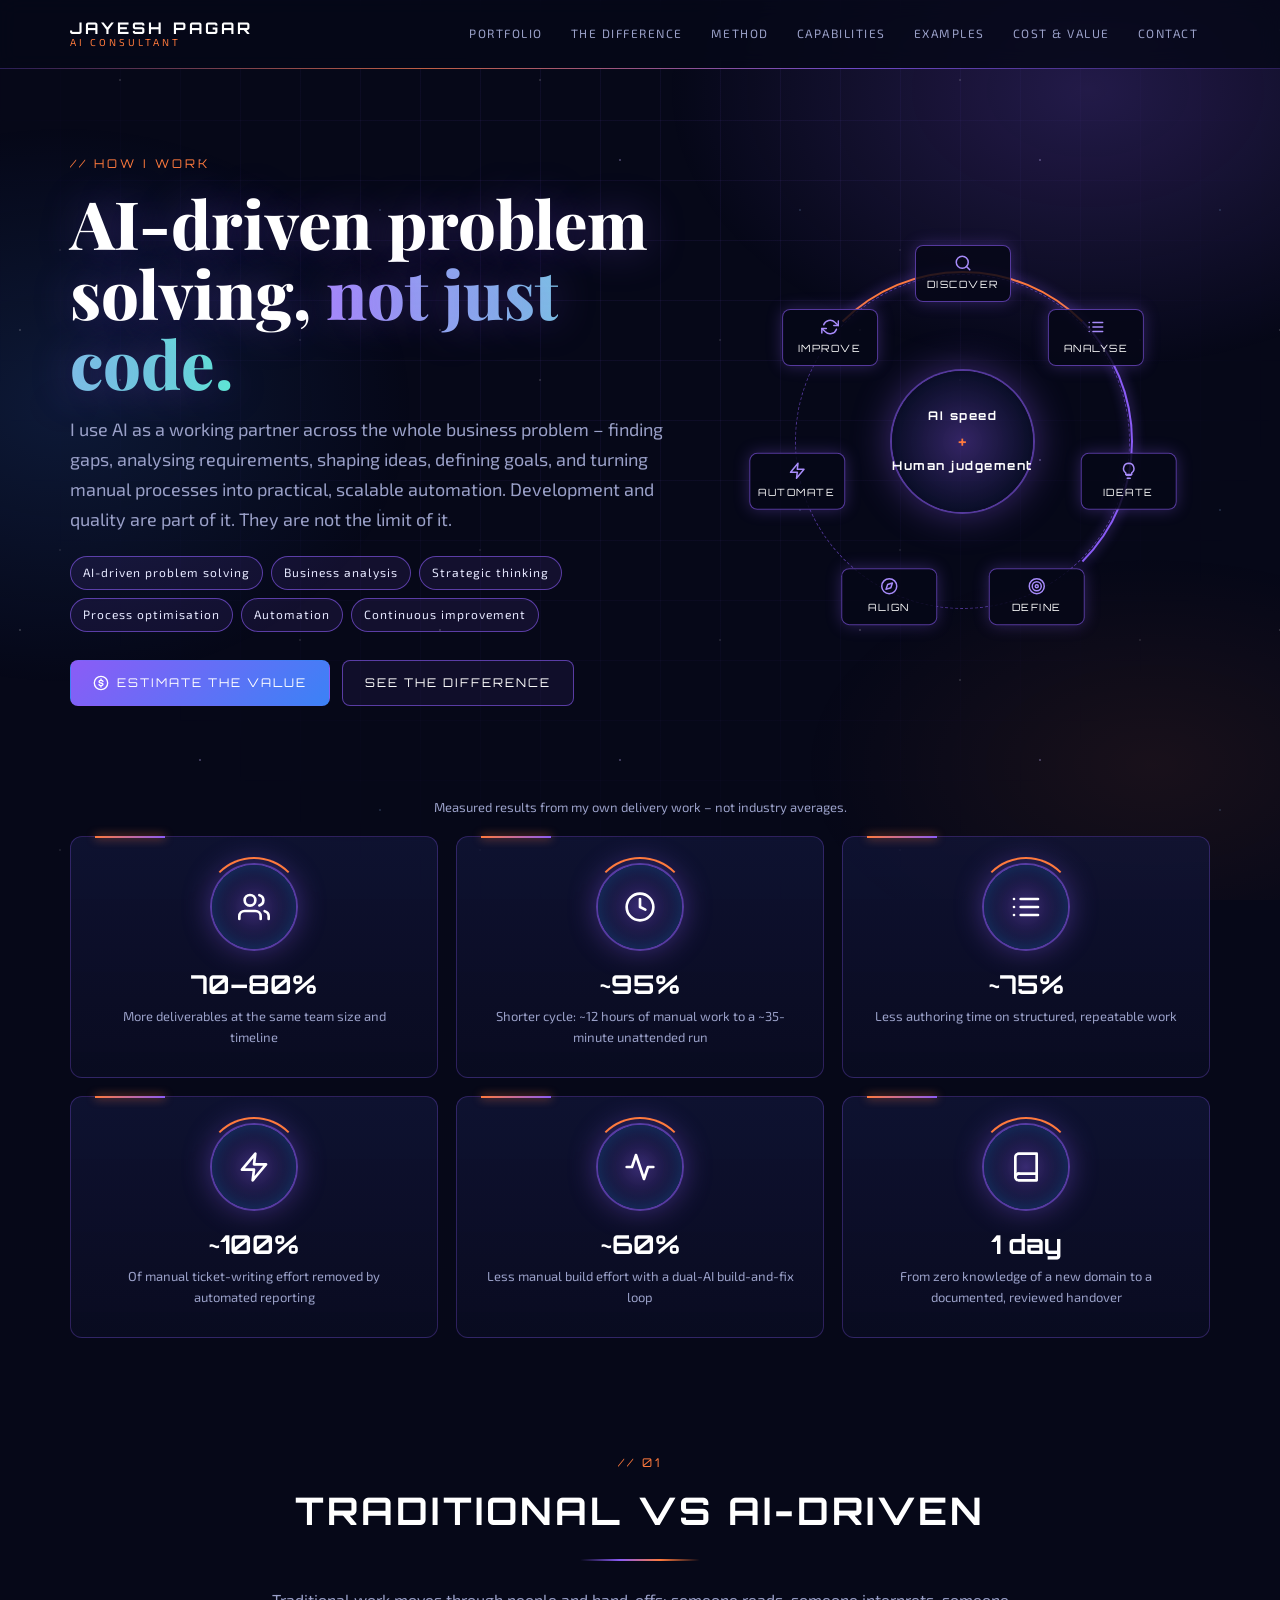
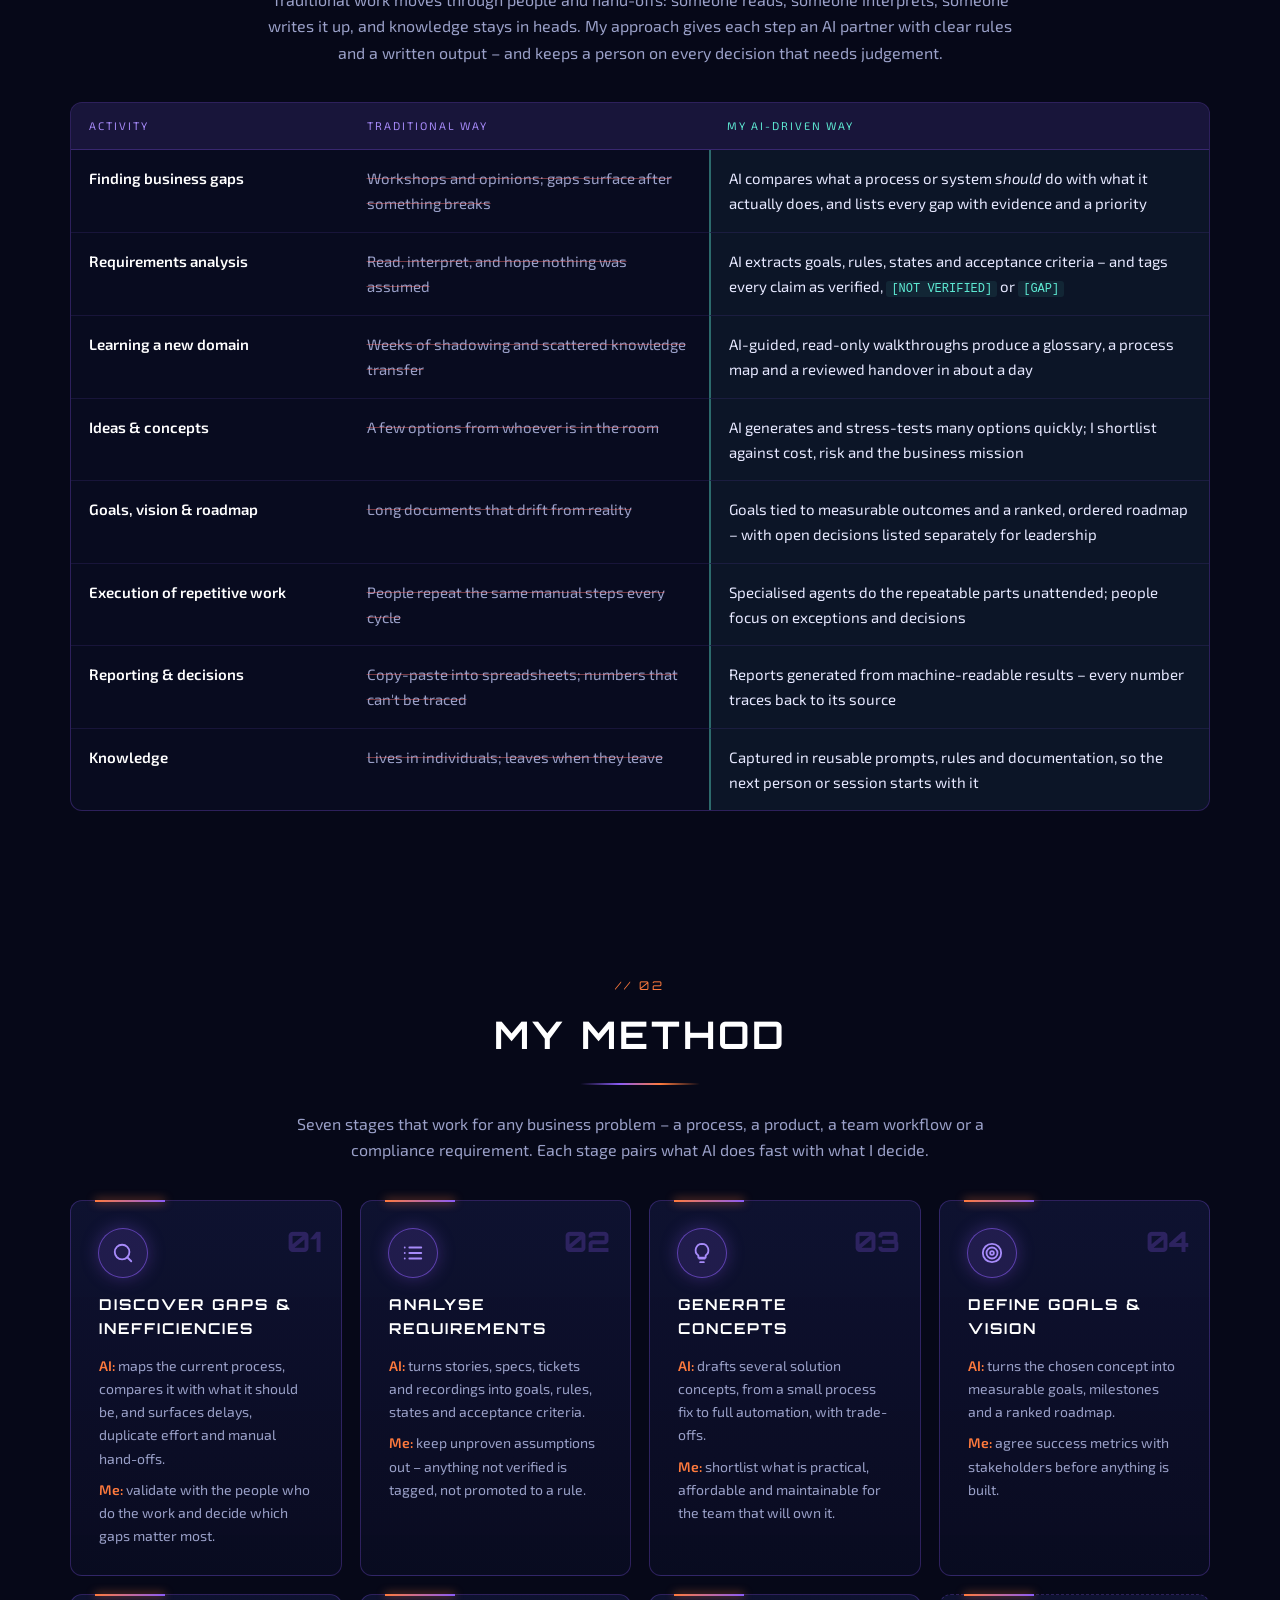
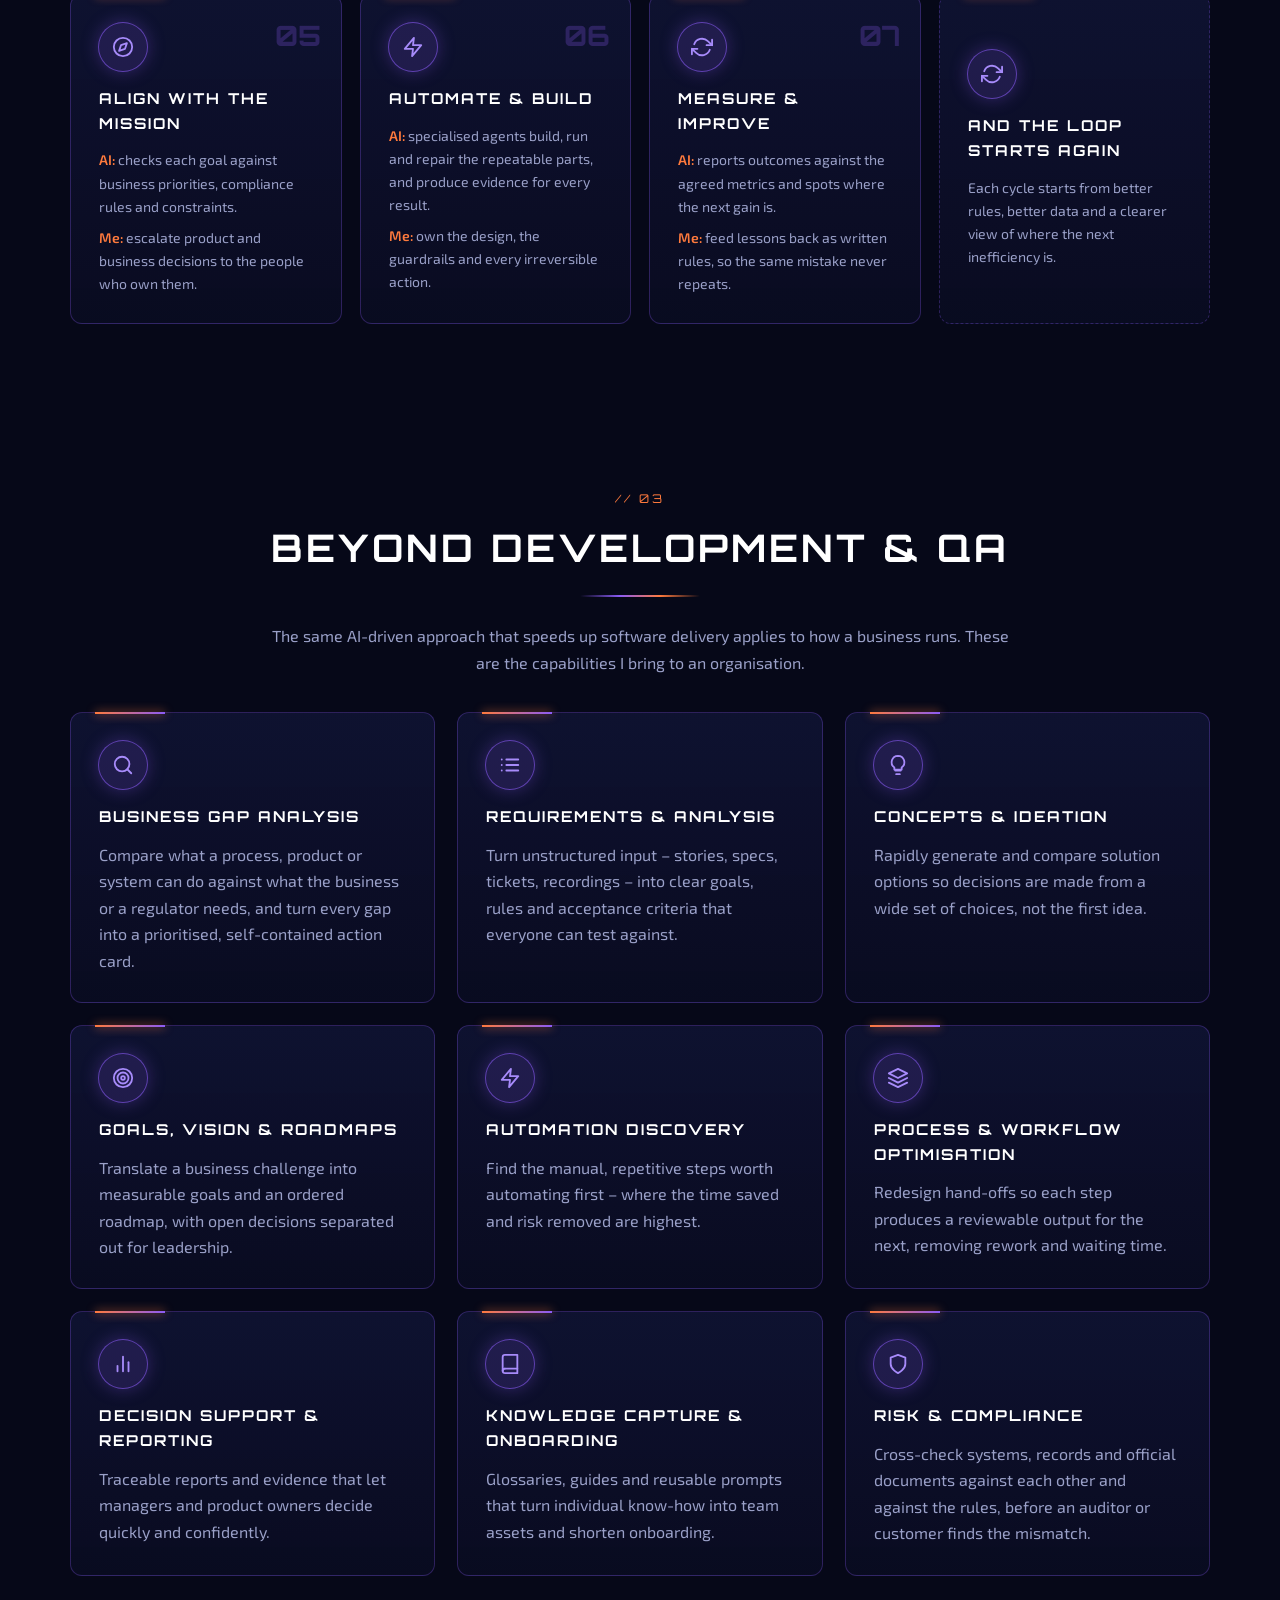
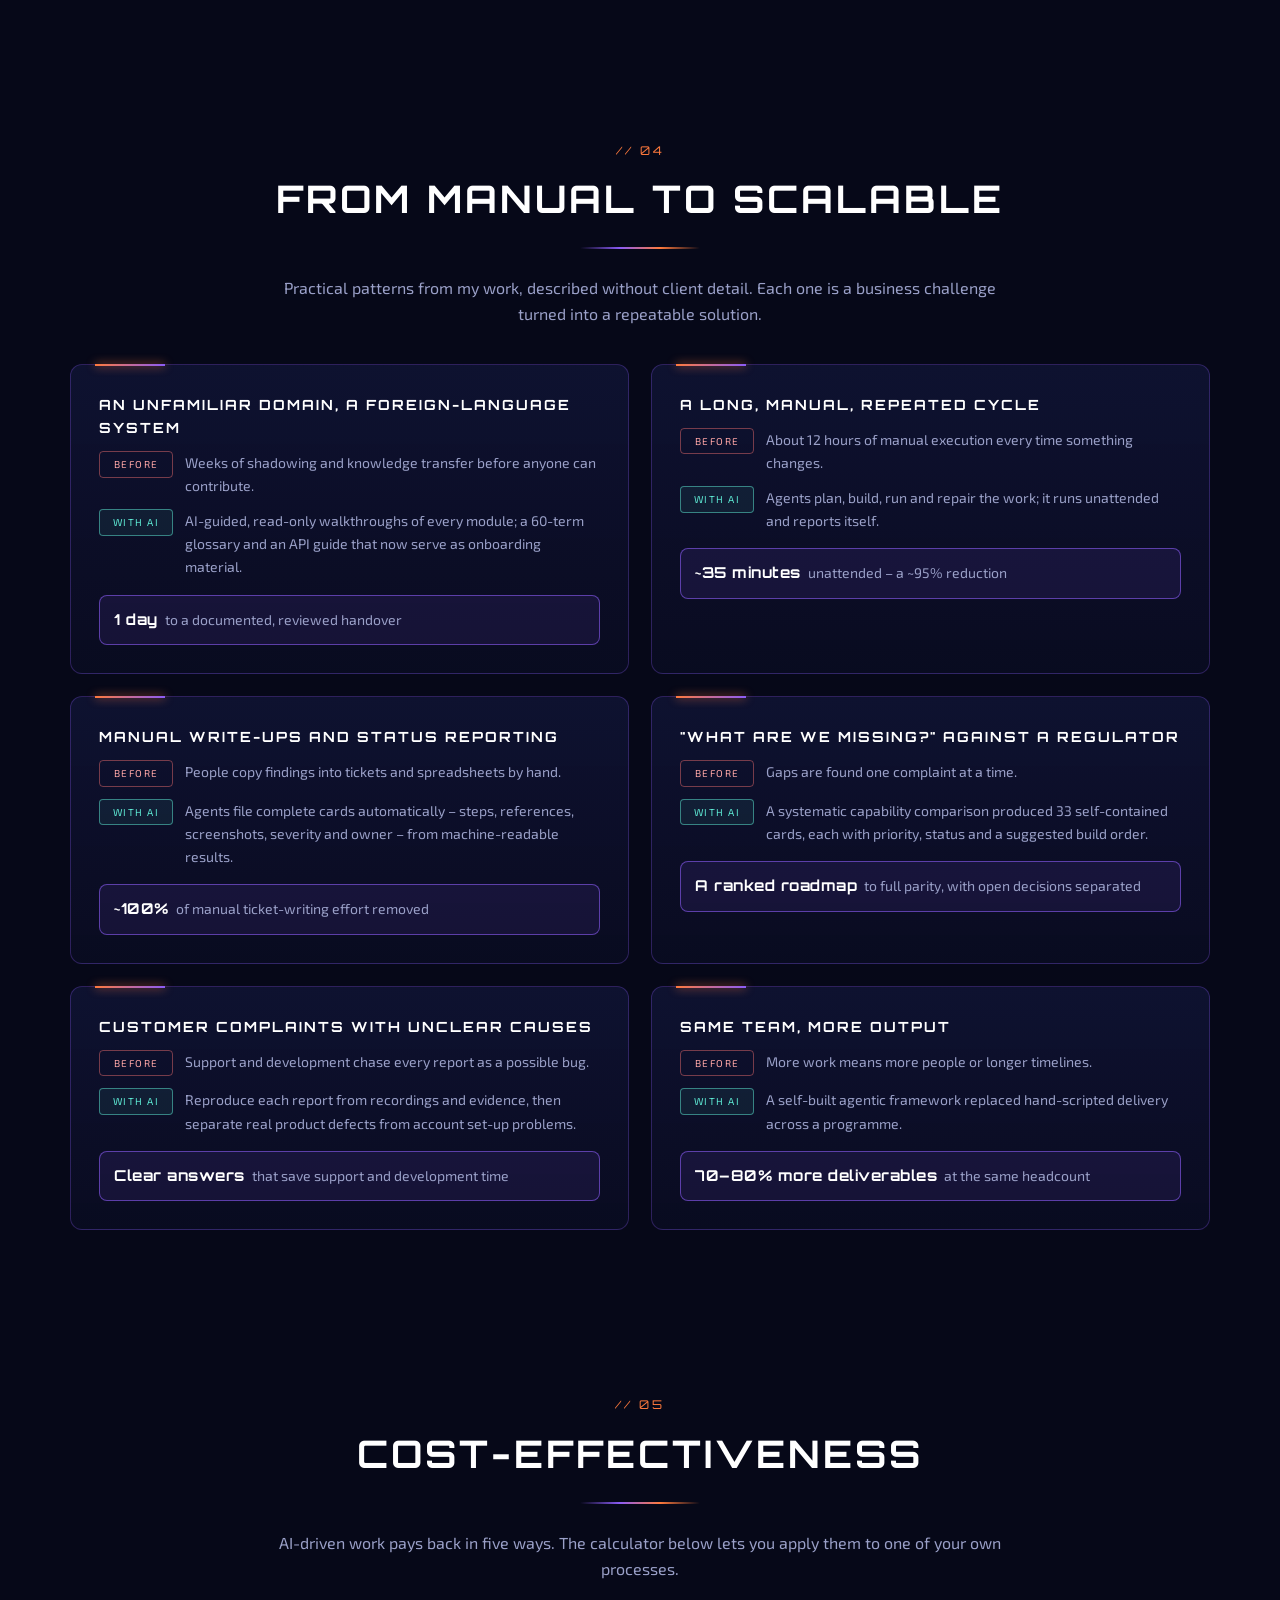
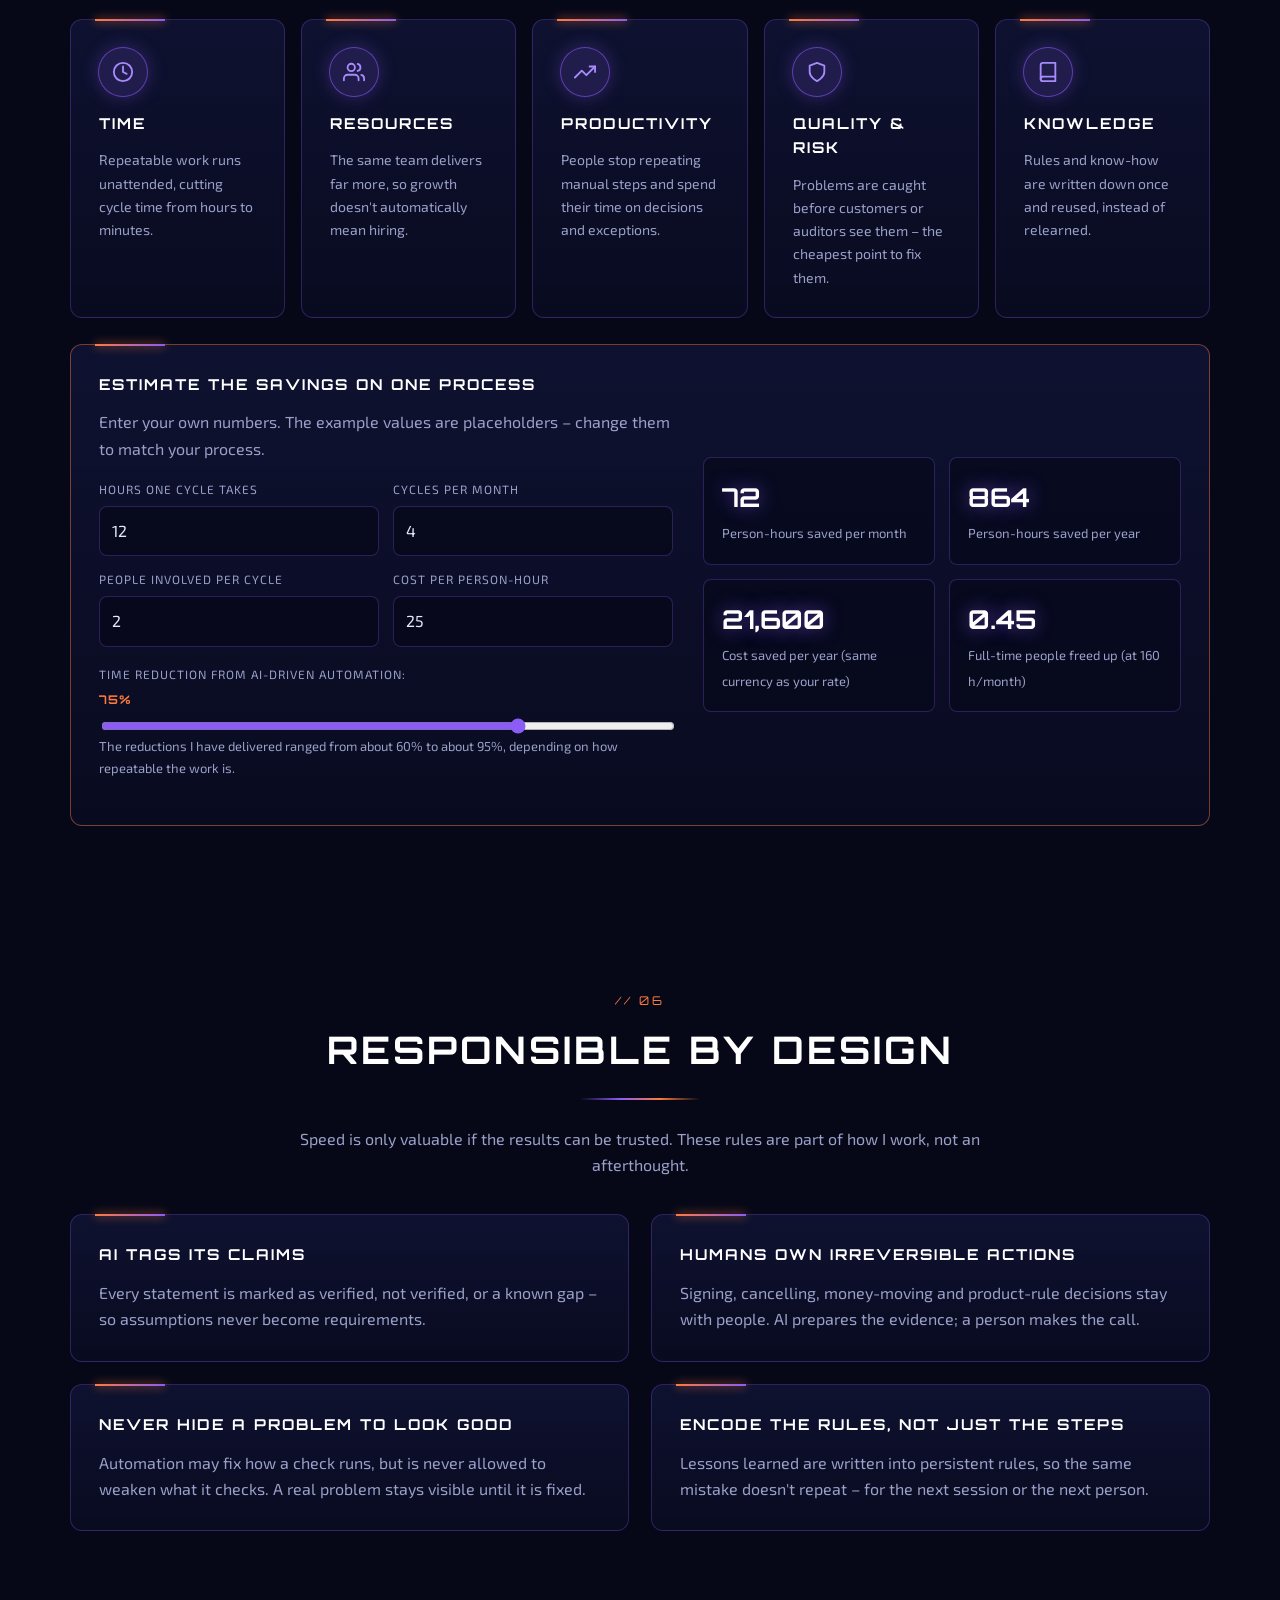
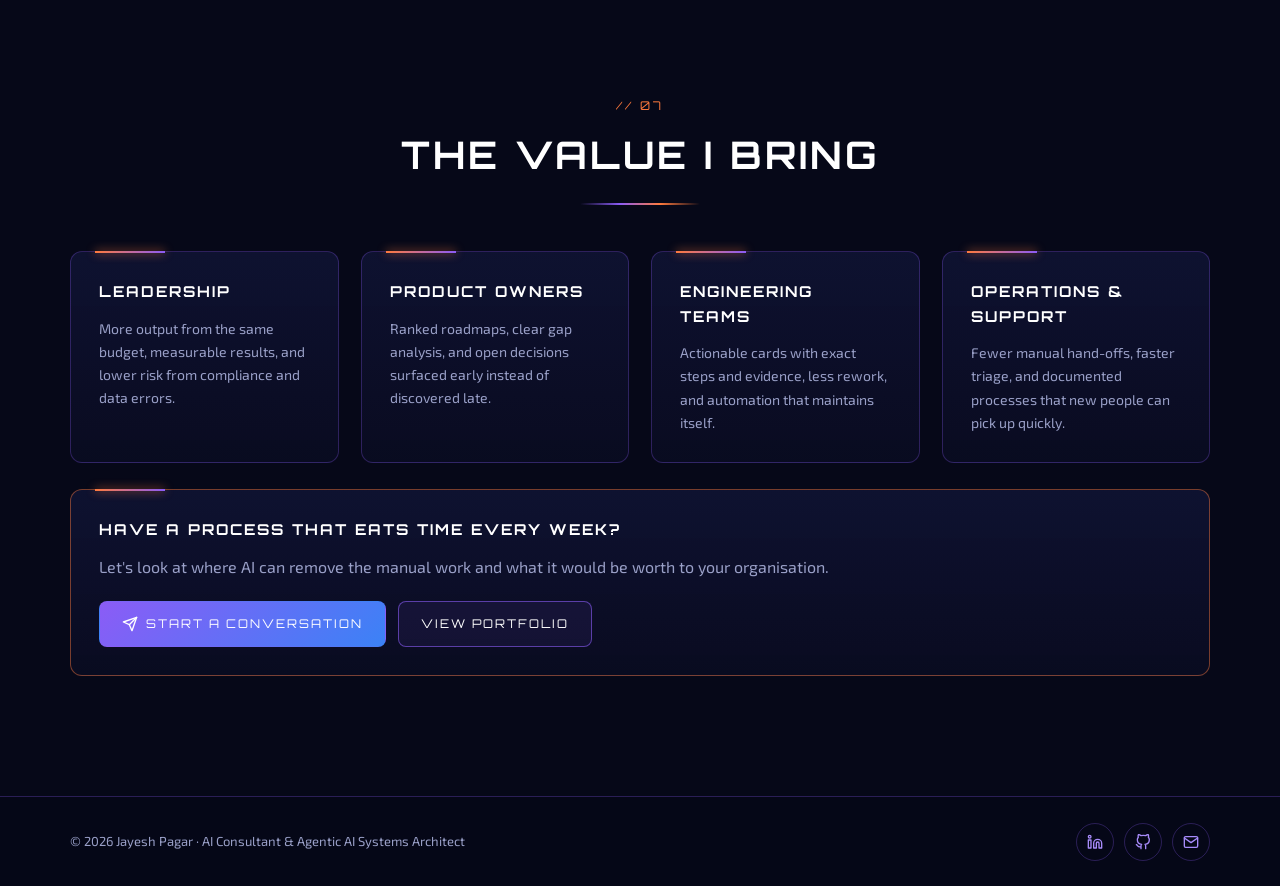
<file: ai-approach.html>
<!DOCTYPE html>
<html lang="en">
<head>
    <title>How I Work with AI | Jayesh Pagar</title>
    <meta charset="utf-8">
    <meta name="viewport" content="width=device-width, initial-scale=1">
    <meta name="description" content="Jayesh Pagar's AI-driven working methodology: business gap analysis, requirements, strategy, process optimization and automation - and how it differs from traditional ways of working.">
    <script>document.documentElement.classList.add('js');</script>
    <link rel="preconnect" href="https://fonts.googleapis.com">
    <link rel="preconnect" href="https://fonts.gstatic.com" crossorigin>
    <link href="https://fonts.googleapis.com/css2?family=Exo+2:wght@300;400;500;600&family=Orbitron:wght@500;600;700;800&family=Playfair+Display:wght@800&display=swap" rel="stylesheet">
    <link rel="stylesheet" href="css/theme.css">
    <link rel="stylesheet" href="css/ai-approach.css">
</head>
<body>

<!-- Icon sprite -->
<svg width="0" height="0" style="position:absolute" aria-hidden="true">
    <defs>
        <symbol id="i-search" viewBox="0 0 24 24" fill="none" stroke="currentColor" stroke-width="2" stroke-linecap="round" stroke-linejoin="round"><circle cx="11" cy="11" r="8"/><line x1="21" y1="21" x2="16.65" y2="16.65"/></symbol>
        <symbol id="i-list" viewBox="0 0 24 24" fill="none" stroke="currentColor" stroke-width="2" stroke-linecap="round" stroke-linejoin="round"><line x1="8" y1="6" x2="21" y2="6"/><line x1="8" y1="12" x2="21" y2="12"/><line x1="8" y1="18" x2="21" y2="18"/><line x1="3" y1="6" x2="3.01" y2="6"/><line x1="3" y1="12" x2="3.01" y2="12"/><line x1="3" y1="18" x2="3.01" y2="18"/></symbol>
        <symbol id="i-bulb" viewBox="0 0 24 24" fill="none" stroke="currentColor" stroke-width="2" stroke-linecap="round" stroke-linejoin="round"><path d="M9 18h6M10 22h4M12 2a7 7 0 0 0-4 12.7V17h8v-2.3A7 7 0 0 0 12 2z"/></symbol>
        <symbol id="i-target" viewBox="0 0 24 24" fill="none" stroke="currentColor" stroke-width="2" stroke-linecap="round" stroke-linejoin="round"><circle cx="12" cy="12" r="10"/><circle cx="12" cy="12" r="6"/><circle cx="12" cy="12" r="2"/></symbol>
        <symbol id="i-compass" viewBox="0 0 24 24" fill="none" stroke="currentColor" stroke-width="2" stroke-linecap="round" stroke-linejoin="round"><circle cx="12" cy="12" r="10"/><polygon points="16.24 7.76 14.12 14.12 7.76 16.24 9.88 9.88 16.24 7.76"/></symbol>
        <symbol id="i-zap" viewBox="0 0 24 24" fill="none" stroke="currentColor" stroke-width="2" stroke-linecap="round" stroke-linejoin="round"><polygon points="13 2 3 14 12 14 11 22 21 10 12 10 13 2"/></symbol>
        <symbol id="i-refresh" viewBox="0 0 24 24" fill="none" stroke="currentColor" stroke-width="2" stroke-linecap="round" stroke-linejoin="round"><polyline points="23 4 23 10 17 10"/><polyline points="1 20 1 14 7 14"/><path d="M3.51 9a9 9 0 0 1 14.85-3.36L23 10M1 14l4.64 4.36A9 9 0 0 0 20.49 15"/></symbol>
        <symbol id="i-shield" viewBox="0 0 24 24" fill="none" stroke="currentColor" stroke-width="2" stroke-linecap="round" stroke-linejoin="round"><path d="M12 22s8-4 8-10V5l-8-3-8 3v7c0 6 8 10 8 10z"/></symbol>
        <symbol id="i-activity" viewBox="0 0 24 24" fill="none" stroke="currentColor" stroke-width="2" stroke-linecap="round" stroke-linejoin="round"><polyline points="22 12 18 12 15 21 9 3 6 12 2 12"/></symbol>
        <symbol id="i-layers" viewBox="0 0 24 24" fill="none" stroke="currentColor" stroke-width="2" stroke-linecap="round" stroke-linejoin="round"><polygon points="12 2 2 7 12 12 22 7 12 2"/><polyline points="2 17 12 22 22 17"/><polyline points="2 12 12 17 22 12"/></symbol>
        <symbol id="i-book" viewBox="0 0 24 24" fill="none" stroke="currentColor" stroke-width="2" stroke-linecap="round" stroke-linejoin="round"><path d="M4 19.5A2.5 2.5 0 0 1 6.5 17H20V2H6.5A2.5 2.5 0 0 0 4 4.5v15z"/><path d="M6.5 17A2.5 2.5 0 0 0 4 19.5 2.5 2.5 0 0 0 6.5 22H20v-5"/></symbol>
        <symbol id="i-chart" viewBox="0 0 24 24" fill="none" stroke="currentColor" stroke-width="2" stroke-linecap="round" stroke-linejoin="round"><line x1="18" y1="20" x2="18" y2="10"/><line x1="12" y1="20" x2="12" y2="4"/><line x1="6" y1="20" x2="6" y2="14"/></symbol>
        <symbol id="i-trend" viewBox="0 0 24 24" fill="none" stroke="currentColor" stroke-width="2" stroke-linecap="round" stroke-linejoin="round"><polyline points="23 6 13.5 15.5 8.5 10.5 1 18"/><polyline points="17 6 23 6 23 12"/></symbol>
        <symbol id="i-clock" viewBox="0 0 24 24" fill="none" stroke="currentColor" stroke-width="2" stroke-linecap="round" stroke-linejoin="round"><circle cx="12" cy="12" r="10"/><polyline points="12 6 12 12 16 14"/></symbol>
        <symbol id="i-users" viewBox="0 0 24 24" fill="none" stroke="currentColor" stroke-width="2" stroke-linecap="round" stroke-linejoin="round"><path d="M17 21v-2a4 4 0 0 0-4-4H5a4 4 0 0 0-4 4v2"/><circle cx="9" cy="7" r="4"/><path d="M23 21v-2a4 4 0 0 0-3-3.87M16 3.13a4 4 0 0 1 0 7.75"/></symbol>
        <symbol id="i-coin" viewBox="0 0 24 24" fill="none" stroke="currentColor" stroke-width="2" stroke-linecap="round" stroke-linejoin="round"><circle cx="12" cy="12" r="10"/><path d="M15 9.5a3 3 0 0 0-3-1.5c-1.7 0-3 .9-3 2s1.3 1.7 3 2 3 .9 3 2-1.3 2-3 2a3 3 0 0 1-3-1.5M12 6v2M12 16v2"/></symbol>
        <symbol id="i-check" viewBox="0 0 24 24" fill="none" stroke="currentColor" stroke-width="2" stroke-linecap="round" stroke-linejoin="round"><path d="M22 11.08V12a10 10 0 1 1-5.93-9.14"/><polyline points="22 4 12 14.01 9 11.01"/></symbol>
        <symbol id="i-send" viewBox="0 0 24 24" fill="none" stroke="currentColor" stroke-width="2" stroke-linecap="round" stroke-linejoin="round"><line x1="22" y1="2" x2="11" y2="13"/><polygon points="22 2 15 22 11 13 2 9 22 2"/></symbol>
        <symbol id="i-linkedin" viewBox="0 0 24 24" fill="none" stroke="currentColor" stroke-width="2" stroke-linecap="round" stroke-linejoin="round"><path d="M16 8a6 6 0 0 1 6 6v7h-4v-7a2 2 0 0 0-4 0v7h-4v-7a6 6 0 0 1 6-6z"/><rect x="2" y="9" width="4" height="12"/><circle cx="4" cy="4" r="2"/></symbol>
        <symbol id="i-github" viewBox="0 0 24 24" fill="none" stroke="currentColor" stroke-width="2" stroke-linecap="round" stroke-linejoin="round"><path d="M9 19c-5 1.5-5-2.5-7-3m14 6v-3.87a3.37 3.37 0 0 0-.94-2.61c3.14-.35 6.44-1.54 6.44-7A5.44 5.44 0 0 0 20 4.77 5.07 5.07 0 0 0 19.91 1S18.73.65 16 2.48a13.38 13.38 0 0 0-7 0C6.27.65 5.09 1 5.09 1A5.07 5.07 0 0 0 5 4.77a5.44 5.44 0 0 0-1.5 3.78c0 5.42 3.3 6.61 6.44 7A3.37 3.37 0 0 0 9 18.13V22"/></symbol>
        <symbol id="i-mail" viewBox="0 0 24 24" fill="none" stroke="currentColor" stroke-width="2" stroke-linecap="round" stroke-linejoin="round"><path d="M4 4h16c1.1 0 2 .9 2 2v12c0 1.1-.9 2-2 2H4c-1.1 0-2-.9-2-2V6c0-1.1.9-2 2-2z"/><polyline points="22,6 12,13 2,6"/></symbol>
    </defs>
</svg>

<div class="bg-layer bg-glow"></div>
<div class="bg-layer bg-grid"></div>
<div class="bg-layer bg-stars"></div>

<!-- NAV -->
<header class="nav">
    <div class="container nav-inner">
        <a class="brand" href="index.html">
            <strong>JAYESH PAGAR</strong>
            <small>AI Consultant</small>
        </a>
        <button class="nav-toggle" aria-expanded="false" aria-controls="nav-links">Menu</button>
        <ul class="nav-links" id="nav-links">
            <li><a href="index.html">Portfolio</a></li>
            <li><a href="#difference">The Difference</a></li>
            <li><a href="#method">Method</a></li>
            <li><a href="#capabilities">Capabilities</a></li>
            <li><a href="#examples">Examples</a></li>
            <li><a href="#value">Cost &amp; Value</a></li>
            <li><a href="index.html#contact">Contact</a></li>
        </ul>
    </div>
</header>

<main>
<!-- HERO -->
<section class="ap-hero" id="top">
    <div class="container ap-hero-grid">
        <div>
            <span class="eyebrow">// How I work</span>
            <h1>AI-driven problem solving, <span>not just code.</span></h1>
            <p class="ap-lede">I use AI as a working partner across the whole business problem – finding gaps, analysing requirements, shaping ideas, defining goals, and turning manual processes into practical, scalable automation. Development and quality are part of it. They are not the limit of it.</p>
            <div class="ap-pills">
                <span>AI-driven problem solving</span>
                <span>Business analysis</span>
                <span>Strategic thinking</span>
                <span>Process optimisation</span>
                <span>Automation</span>
                <span>Continuous improvement</span>
            </div>
            <div class="hero-actions">
                <a href="#value" class="btn btn-primary"><svg><use href="#i-coin"/></svg>Estimate the value</a>
                <a href="#difference" class="btn">See the difference</a>
            </div>
        </div>

        <!-- Method loop -->
        <div class="loop" role="img" aria-label="A continuous loop of seven stages: Discover, Analyse, Ideate, Define, Align, Automate, Improve – with AI speed and human judgement at the centre.">
            <div class="loop-ring"></div>
            <div class="loop-core">
                <strong>AI speed</strong>
                <span>+</span>
                <strong>Human judgement</strong>
            </div>
            <div class="loop-node" style="--i:0"><svg><use href="#i-search"/></svg>Discover</div>
            <div class="loop-node" style="--i:1"><svg><use href="#i-list"/></svg>Analyse</div>
            <div class="loop-node" style="--i:2"><svg><use href="#i-bulb"/></svg>Ideate</div>
            <div class="loop-node" style="--i:3"><svg><use href="#i-target"/></svg>Define</div>
            <div class="loop-node" style="--i:4"><svg><use href="#i-compass"/></svg>Align</div>
            <div class="loop-node" style="--i:5"><svg><use href="#i-zap"/></svg>Automate</div>
            <div class="loop-node" style="--i:6"><svg><use href="#i-refresh"/></svg>Improve</div>
        </div>
    </div>
</section>

<!-- PROVEN IMPACT -->
<section class="metrics-wrap">
    <div class="container">
        <p class="ap-note center reveal">Measured results from my own delivery work – not industry averages.</p>
        <div class="ap-impact">
            <div class="panel metric reveal"><div class="orb"><svg><use href="#i-users"/></svg></div><div class="num">70–80%</div><div class="lbl">More deliverables at the same team size and timeline</div></div>
            <div class="panel metric reveal"><div class="orb"><svg><use href="#i-clock"/></svg></div><div class="num">~95%</div><div class="lbl">Shorter cycle: ~12 hours of manual work to a ~35-minute unattended run</div></div>
            <div class="panel metric reveal"><div class="orb"><svg><use href="#i-list"/></svg></div><div class="num">~75%</div><div class="lbl">Less authoring time on structured, repeatable work</div></div>
            <div class="panel metric reveal"><div class="orb"><svg><use href="#i-zap"/></svg></div><div class="num">~100%</div><div class="lbl">Of manual ticket-writing effort removed by automated reporting</div></div>
            <div class="panel metric reveal"><div class="orb"><svg><use href="#i-activity"/></svg></div><div class="num">~60%</div><div class="lbl">Less manual build effort with a dual-AI build-and-fix loop</div></div>
            <div class="panel metric reveal"><div class="orb"><svg><use href="#i-book"/></svg></div><div class="num">1 day</div><div class="lbl">From zero knowledge of a new domain to a documented, reviewed handover</div></div>
        </div>
    </div>
</section>

<!-- TRADITIONAL VS AI-DRIVEN -->
<section id="difference">
    <div class="container">
        <div class="section-head reveal">
            <span class="eyebrow">// 01</span>
            <h2>Traditional vs AI-Driven</h2>
            <div class="bar"></div>
        </div>
        <p class="ap-intro reveal">Traditional work moves through people and hand-offs: someone reads, someone interprets, someone writes it up, and knowledge stays in heads. My approach gives each step an AI partner with clear rules and a written output – and keeps a person on every decision that needs judgement.</p>

        <div class="vs reveal">
            <div class="vs-head"><span>Activity</span><span>Traditional way</span><span>My AI-driven way</span></div>
            <div class="vs-row">
                <span class="vs-act">Finding business gaps</span>
                <span class="vs-old">Workshops and opinions; gaps surface after something breaks</span>
                <span class="vs-new">AI compares what a process or system <em>should</em> do with what it actually does, and lists every gap with evidence and a priority</span>
            </div>
            <div class="vs-row">
                <span class="vs-act">Requirements analysis</span>
                <span class="vs-old">Read, interpret, and hope nothing was assumed</span>
                <span class="vs-new">AI extracts goals, rules, states and acceptance criteria – and tags every claim as verified, <code>[NOT VERIFIED]</code> or <code>[GAP]</code></span>
            </div>
            <div class="vs-row">
                <span class="vs-act">Learning a new domain</span>
                <span class="vs-old">Weeks of shadowing and scattered knowledge transfer</span>
                <span class="vs-new">AI-guided, read-only walkthroughs produce a glossary, a process map and a reviewed handover in about a day</span>
            </div>
            <div class="vs-row">
                <span class="vs-act">Ideas &amp; concepts</span>
                <span class="vs-old">A few options from whoever is in the room</span>
                <span class="vs-new">AI generates and stress-tests many options quickly; I shortlist against cost, risk and the business mission</span>
            </div>
            <div class="vs-row">
                <span class="vs-act">Goals, vision &amp; roadmap</span>
                <span class="vs-old">Long documents that drift from reality</span>
                <span class="vs-new">Goals tied to measurable outcomes and a ranked, ordered roadmap – with open decisions listed separately for leadership</span>
            </div>
            <div class="vs-row">
                <span class="vs-act">Execution of repetitive work</span>
                <span class="vs-old">People repeat the same manual steps every cycle</span>
                <span class="vs-new">Specialised agents do the repeatable parts unattended; people focus on exceptions and decisions</span>
            </div>
            <div class="vs-row">
                <span class="vs-act">Reporting &amp; decisions</span>
                <span class="vs-old">Copy-paste into spreadsheets; numbers that can't be traced</span>
                <span class="vs-new">Reports generated from machine-readable results – every number traces back to its source</span>
            </div>
            <div class="vs-row">
                <span class="vs-act">Knowledge</span>
                <span class="vs-old">Lives in individuals; leaves when they leave</span>
                <span class="vs-new">Captured in reusable prompts, rules and documentation, so the next person or session starts with it</span>
            </div>
        </div>
    </div>
</section>

<!-- METHOD -->
<section id="method">
    <div class="container">
        <div class="section-head reveal">
            <span class="eyebrow">// 02</span>
            <h2>My Method</h2>
            <div class="bar"></div>
        </div>
        <p class="ap-intro reveal">Seven stages that work for any business problem – a process, a product, a team workflow or a compliance requirement. Each stage pairs what AI does fast with what I decide.</p>

        <div class="method">
            <div class="panel step reveal">
                <span class="step-no">01</span>
                <div class="icon-orb"><svg><use href="#i-search"/></svg></div>
                <h3>Discover gaps &amp; inefficiencies</h3>
                <p><b>AI:</b> maps the current process, compares it with what it should be, and surfaces delays, duplicate effort and manual hand-offs.</p>
                <p><b>Me:</b> validate with the people who do the work and decide which gaps matter most.</p>
            </div>
            <div class="panel step reveal">
                <span class="step-no">02</span>
                <div class="icon-orb"><svg><use href="#i-list"/></svg></div>
                <h3>Analyse requirements</h3>
                <p><b>AI:</b> turns stories, specs, tickets and recordings into goals, rules, states and acceptance criteria.</p>
                <p><b>Me:</b> keep unproven assumptions out – anything not verified is tagged, not promoted to a rule.</p>
            </div>
            <div class="panel step reveal">
                <span class="step-no">03</span>
                <div class="icon-orb"><svg><use href="#i-bulb"/></svg></div>
                <h3>Generate concepts</h3>
                <p><b>AI:</b> drafts several solution concepts, from a small process fix to full automation, with trade-offs.</p>
                <p><b>Me:</b> shortlist what is practical, affordable and maintainable for the team that will own it.</p>
            </div>
            <div class="panel step reveal">
                <span class="step-no">04</span>
                <div class="icon-orb"><svg><use href="#i-target"/></svg></div>
                <h3>Define goals &amp; vision</h3>
                <p><b>AI:</b> turns the chosen concept into measurable goals, milestones and a ranked roadmap.</p>
                <p><b>Me:</b> agree success metrics with stakeholders before anything is built.</p>
            </div>
            <div class="panel step reveal">
                <span class="step-no">05</span>
                <div class="icon-orb"><svg><use href="#i-compass"/></svg></div>
                <h3>Align with the mission</h3>
                <p><b>AI:</b> checks each goal against business priorities, compliance rules and constraints.</p>
                <p><b>Me:</b> escalate product and business decisions to the people who own them.</p>
            </div>
            <div class="panel step reveal">
                <span class="step-no">06</span>
                <div class="icon-orb"><svg><use href="#i-zap"/></svg></div>
                <h3>Automate &amp; build</h3>
                <p><b>AI:</b> specialised agents build, run and repair the repeatable parts, and produce evidence for every result.</p>
                <p><b>Me:</b> own the design, the guardrails and every irreversible action.</p>
            </div>
            <div class="panel step reveal">
                <span class="step-no">07</span>
                <div class="icon-orb"><svg><use href="#i-refresh"/></svg></div>
                <h3>Measure &amp; improve</h3>
                <p><b>AI:</b> reports outcomes against the agreed metrics and spots where the next gain is.</p>
                <p><b>Me:</b> feed lessons back as written rules, so the same mistake never repeats.</p>
            </div>
            <div class="panel step loop-back reveal">
                <div class="icon-orb"><svg><use href="#i-refresh"/></svg></div>
                <h3>And the loop starts again</h3>
                <p>Each cycle starts from better rules, better data and a clearer view of where the next inefficiency is.</p>
            </div>
        </div>
    </div>
</section>

<!-- CAPABILITIES -->
<section id="capabilities">
    <div class="container">
        <div class="section-head reveal">
            <span class="eyebrow">// 03</span>
            <h2>Beyond Development &amp; QA</h2>
            <div class="bar"></div>
        </div>
        <p class="ap-intro reveal">The same AI-driven approach that speeds up software delivery applies to how a business runs. These are the capabilities I bring to an organisation.</p>
        <div class="grid-3">
            <div class="panel reveal"><div class="icon-orb"><svg><use href="#i-search"/></svg></div><h3>Business gap analysis</h3><p>Compare what a process, product or system can do against what the business or a regulator needs, and turn every gap into a prioritised, self-contained action card.</p></div>
            <div class="panel reveal"><div class="icon-orb"><svg><use href="#i-list"/></svg></div><h3>Requirements &amp; analysis</h3><p>Turn unstructured input – stories, specs, tickets, recordings – into clear goals, rules and acceptance criteria that everyone can test against.</p></div>
            <div class="panel reveal"><div class="icon-orb"><svg><use href="#i-bulb"/></svg></div><h3>Concepts &amp; ideation</h3><p>Rapidly generate and compare solution options so decisions are made from a wide set of choices, not the first idea.</p></div>
            <div class="panel reveal"><div class="icon-orb"><svg><use href="#i-target"/></svg></div><h3>Goals, vision &amp; roadmaps</h3><p>Translate a business challenge into measurable goals and an ordered roadmap, with open decisions separated out for leadership.</p></div>
            <div class="panel reveal"><div class="icon-orb"><svg><use href="#i-zap"/></svg></div><h3>Automation discovery</h3><p>Find the manual, repetitive steps worth automating first – where the time saved and risk removed are highest.</p></div>
            <div class="panel reveal"><div class="icon-orb"><svg><use href="#i-layers"/></svg></div><h3>Process &amp; workflow optimisation</h3><p>Redesign hand-offs so each step produces a reviewable output for the next, removing rework and waiting time.</p></div>
            <div class="panel reveal"><div class="icon-orb"><svg><use href="#i-chart"/></svg></div><h3>Decision support &amp; reporting</h3><p>Traceable reports and evidence that let managers and product owners decide quickly and confidently.</p></div>
            <div class="panel reveal"><div class="icon-orb"><svg><use href="#i-book"/></svg></div><h3>Knowledge capture &amp; onboarding</h3><p>Glossaries, guides and reusable prompts that turn individual know-how into team assets and shorten onboarding.</p></div>
            <div class="panel reveal"><div class="icon-orb"><svg><use href="#i-shield"/></svg></div><h3>Risk &amp; compliance</h3><p>Cross-check systems, records and official documents against each other and against the rules, before an auditor or customer finds the mismatch.</p></div>
        </div>
    </div>
</section>

<!-- EXAMPLES -->
<section id="examples">
    <div class="container">
        <div class="section-head reveal">
            <span class="eyebrow">// 04</span>
            <h2>From Manual to Scalable</h2>
            <div class="bar"></div>
        </div>
        <p class="ap-intro reveal">Practical patterns from my work, described without client detail. Each one is a business challenge turned into a repeatable solution.</p>

        <div class="grid-2">
            <div class="panel xform reveal">
                <h3>An unfamiliar domain, a foreign-language system</h3>
                <div class="xf"><span class="tag-old">Before</span><p>Weeks of shadowing and knowledge transfer before anyone can contribute.</p></div>
                <div class="xf"><span class="tag-new">With AI</span><p>AI-guided, read-only walkthroughs of every module; a 60-term glossary and an API guide that now serve as onboarding material.</p></div>
                <div class="xf-out"><b>1 day</b> to a documented, reviewed handover</div>
            </div>
            <div class="panel xform reveal">
                <h3>A long, manual, repeated cycle</h3>
                <div class="xf"><span class="tag-old">Before</span><p>About 12 hours of manual execution every time something changes.</p></div>
                <div class="xf"><span class="tag-new">With AI</span><p>Agents plan, build, run and repair the work; it runs unattended and reports itself.</p></div>
                <div class="xf-out"><b>~35 minutes</b> unattended – a ~95% reduction</div>
            </div>
            <div class="panel xform reveal">
                <h3>Manual write-ups and status reporting</h3>
                <div class="xf"><span class="tag-old">Before</span><p>People copy findings into tickets and spreadsheets by hand.</p></div>
                <div class="xf"><span class="tag-new">With AI</span><p>Agents file complete cards automatically – steps, references, screenshots, severity and owner – from machine-readable results.</p></div>
                <div class="xf-out"><b>~100%</b> of manual ticket-writing effort removed</div>
            </div>
            <div class="panel xform reveal">
                <h3>"What are we missing?" against a regulator</h3>
                <div class="xf"><span class="tag-old">Before</span><p>Gaps are found one complaint at a time.</p></div>
                <div class="xf"><span class="tag-new">With AI</span><p>A systematic capability comparison produced 33 self-contained cards, each with priority, status and a suggested build order.</p></div>
                <div class="xf-out"><b>A ranked roadmap</b> to full parity, with open decisions separated</div>
            </div>
            <div class="panel xform reveal">
                <h3>Customer complaints with unclear causes</h3>
                <div class="xf"><span class="tag-old">Before</span><p>Support and development chase every report as a possible bug.</p></div>
                <div class="xf"><span class="tag-new">With AI</span><p>Reproduce each report from recordings and evidence, then separate real product defects from account set-up problems.</p></div>
                <div class="xf-out"><b>Clear answers</b> that save support and development time</div>
            </div>
            <div class="panel xform reveal">
                <h3>Same team, more output</h3>
                <div class="xf"><span class="tag-old">Before</span><p>More work means more people or longer timelines.</p></div>
                <div class="xf"><span class="tag-new">With AI</span><p>A self-built agentic framework replaced hand-scripted delivery across a programme.</p></div>
                <div class="xf-out"><b>70–80% more deliverables</b> at the same headcount</div>
            </div>
        </div>
    </div>
</section>

<!-- COST & VALUE -->
<section id="value">
    <div class="container">
        <div class="section-head reveal">
            <span class="eyebrow">// 05</span>
            <h2>Cost-Effectiveness</h2>
            <div class="bar"></div>
        </div>
        <p class="ap-intro reveal">AI-driven work pays back in five ways. The calculator below lets you apply them to one of your own processes.</p>

        <div class="ap-five">
            <div class="panel reveal"><div class="icon-orb"><svg><use href="#i-clock"/></svg></div><h3>Time</h3><p>Repeatable work runs unattended, cutting cycle time from hours to minutes.</p></div>
            <div class="panel reveal"><div class="icon-orb"><svg><use href="#i-users"/></svg></div><h3>Resources</h3><p>The same team delivers far more, so growth doesn't automatically mean hiring.</p></div>
            <div class="panel reveal"><div class="icon-orb"><svg><use href="#i-trend"/></svg></div><h3>Productivity</h3><p>People stop repeating manual steps and spend their time on decisions and exceptions.</p></div>
            <div class="panel reveal"><div class="icon-orb"><svg><use href="#i-shield"/></svg></div><h3>Quality &amp; risk</h3><p>Problems are caught before customers or auditors see them – the cheapest point to fix them.</p></div>
            <div class="panel reveal"><div class="icon-orb"><svg><use href="#i-book"/></svg></div><h3>Knowledge</h3><p>Rules and know-how are written down once and reused, instead of relearned.</p></div>
        </div>

        <div class="panel calc reveal" id="calculator">
            <div class="calc-in">
                <h3>Estimate the savings on one process</h3>
                <p>Enter your own numbers. The example values are placeholders – change them to match your process.</p>
                <div class="calc-grid">
                    <label>Hours one cycle takes<input type="number" id="c-hours" min="0" step="0.5" value="12"></label>
                    <label>Cycles per month<input type="number" id="c-cycles" min="0" step="1" value="4"></label>
                    <label>People involved per cycle<input type="number" id="c-people" min="1" step="1" value="2"></label>
                    <label>Cost per person-hour<input type="number" id="c-rate" min="0" step="1" value="25"></label>
                </div>
                <label class="calc-range">Time reduction from AI-driven automation: <b id="c-red-out">75%</b>
                    <input type="range" id="c-red" min="20" max="95" step="5" value="75">
                </label>
                <p class="ap-note">The reductions I have delivered ranged from about 60% to about 95%, depending on how repeatable the work is.</p>
            </div>
            <div class="calc-out" aria-live="polite">
                <div><b id="o-hours">–</b><span>Person-hours saved per month</span></div>
                <div><b id="o-year">–</b><span>Person-hours saved per year</span></div>
                <div><b id="o-cost">–</b><span>Cost saved per year (same currency as your rate)</span></div>
                <div><b id="o-fte">–</b><span>Full-time people freed up (at 160 h/month)</span></div>
            </div>
        </div>
    </div>
</section>

<!-- GUARDRAILS -->
<section id="trust">
    <div class="container">
        <div class="section-head reveal">
            <span class="eyebrow">// 06</span>
            <h2>Responsible by Design</h2>
            <div class="bar"></div>
        </div>
        <p class="ap-intro reveal">Speed is only valuable if the results can be trusted. These rules are part of how I work, not an afterthought.</p>
        <div class="grid-2">
            <div class="panel reveal"><h3>AI tags its claims</h3><p>Every statement is marked as verified, not verified, or a known gap – so assumptions never become requirements.</p></div>
            <div class="panel reveal"><h3>Humans own irreversible actions</h3><p>Signing, cancelling, money-moving and product-rule decisions stay with people. AI prepares the evidence; a person makes the call.</p></div>
            <div class="panel reveal"><h3>Never hide a problem to look good</h3><p>Automation may fix how a check runs, but is never allowed to weaken what it checks. A real problem stays visible until it is fixed.</p></div>
            <div class="panel reveal"><h3>Encode the rules, not just the steps</h3><p>Lessons learned are written into persistent rules, so the same mistake doesn't repeat – for the next session or the next person.</p></div>
        </div>
    </div>
</section>

<!-- VALUE BY ROLE -->
<section id="roles">
    <div class="container">
        <div class="section-head reveal">
            <span class="eyebrow">// 07</span>
            <h2>The Value I Bring</h2>
            <div class="bar"></div>
        </div>
        <div class="grid-4 ap-roles">
            <div class="panel reveal"><h3>Leadership</h3><p>More output from the same budget, measurable results, and lower risk from compliance and data errors.</p></div>
            <div class="panel reveal"><h3>Product owners</h3><p>Ranked roadmaps, clear gap analysis, and open decisions surfaced early instead of discovered late.</p></div>
            <div class="panel reveal"><h3>Engineering teams</h3><p>Actionable cards with exact steps and evidence, less rework, and automation that maintains itself.</p></div>
            <div class="panel reveal"><h3>Operations &amp; support</h3><p>Fewer manual hand-offs, faster triage, and documented processes that new people can pick up quickly.</p></div>
        </div>

        <div class="panel ap-cta reveal">
            <div>
                <h3>Have a process that eats time every week?</h3>
                <p>Let's look at where AI can remove the manual work and what it would be worth to your organisation.</p>
            </div>
            <div class="hero-actions">
                <a href="index.html#contact" class="btn btn-primary"><svg><use href="#i-send"/></svg>Start a conversation</a>
                <a href="index.html" class="btn">View portfolio</a>
            </div>
        </div>
    </div>
</section>
</main>

<footer>
    <div class="container foot">
        <span>© <span id="year">2026</span> Jayesh Pagar · AI Consultant &amp; Agentic AI Systems Architect</span>
        <div class="socials">
            <a href="https://www.linkedin.com/in/jayesh-pagar-333019231" target="_blank" rel="noopener" aria-label="LinkedIn"><svg><use href="#i-linkedin"/></svg></a>
            <a href="https://github.com/jayeshpagar070" target="_blank" rel="noopener" aria-label="GitHub"><svg><use href="#i-github"/></svg></a>
            <a href="mailto:jayeshpagar070@gmail.com" aria-label="Email"><svg><use href="#i-mail"/></svg></a>
        </div>
    </div>
</footer>

<script>
    // Mobile nav
    const toggle = document.querySelector('.nav-toggle');
    const links = document.getElementById('nav-links');
    toggle.addEventListener('click', () => {
        const open = links.classList.toggle('open');
        toggle.setAttribute('aria-expanded', open);
    });
    links.addEventListener('click', (e) => {
        if (e.target.tagName === 'A') links.classList.remove('open');
    });

    // Reveal on scroll
    const reveals = document.querySelectorAll('.reveal');
    if ('IntersectionObserver' in window) {
        const io = new IntersectionObserver((entries) => {
            entries.forEach((entry) => {
                if (entry.isIntersecting) {
                    entry.target.classList.add('in');
                    io.unobserve(entry.target);
                }
            });
        }, { threshold: 0.12 });
        reveals.forEach((el) => io.observe(el));
    } else {
        reveals.forEach((el) => el.classList.add('in'));
    }

    // Savings calculator
    const num = (id) => Math.max(0, parseFloat(document.getElementById(id).value) || 0);
    const fmt = (n, d = 0) => n.toLocaleString(undefined, { maximumFractionDigits: d });
    function calc() {
        const red = num('c-red') / 100;
        const monthly = num('c-hours') * num('c-cycles') * Math.max(1, num('c-people')) * red;
        document.getElementById('c-red-out').textContent = Math.round(red * 100) + '%';
        document.getElementById('o-hours').textContent = fmt(monthly, 1);
        document.getElementById('o-year').textContent = fmt(monthly * 12);
        document.getElementById('o-cost').textContent = fmt(monthly * 12 * num('c-rate'));
        document.getElementById('o-fte').textContent = fmt(monthly / 160, 2);
    }
    document.querySelectorAll('#calculator input').forEach((el) => el.addEventListener('input', calc));
    calc();

    document.getElementById('year').textContent = new Date().getFullYear();
</script>
</body>
</html>
</file>
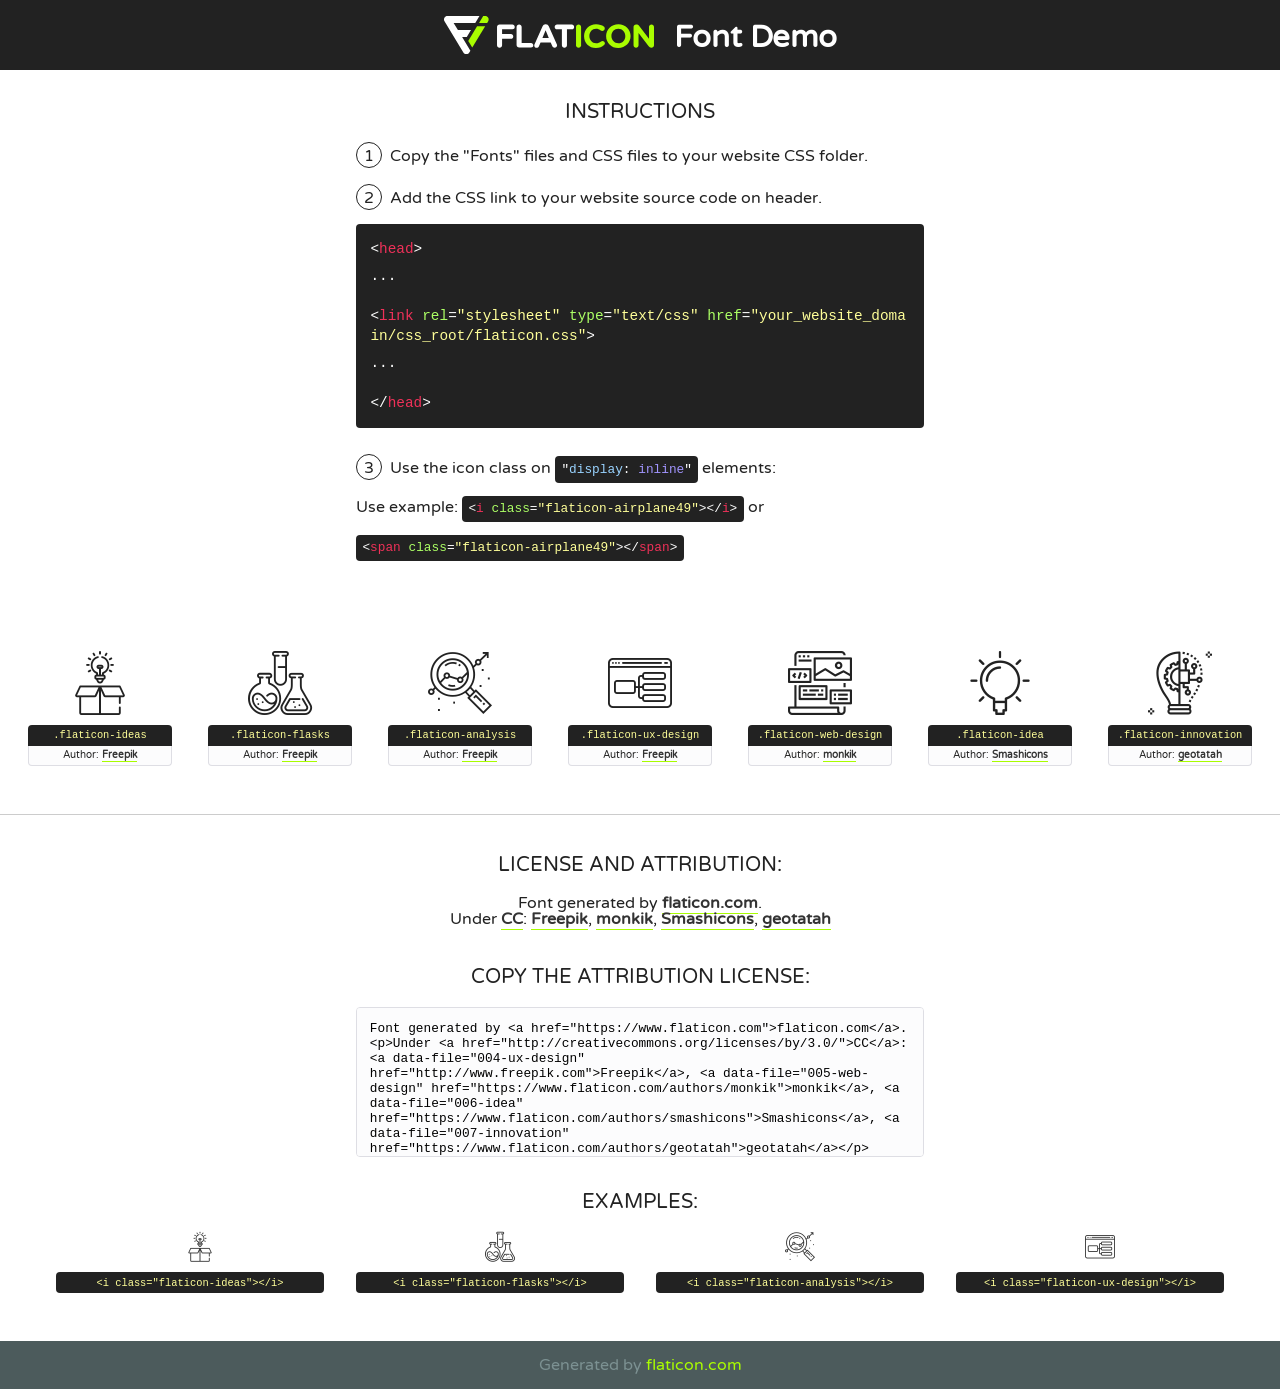
<file: fonts/flaticon/font/flaticon.html>
<!DOCTYPE html>
<!--
  Flaticon icon font: Flaticon
  Creation date: 20/03/2019 02:18
-->
<html>
<!DOCTYPE html>
<html>

<head>
    <title>Flaticon WebFont</title>
    <link href="http://fonts.googleapis.com/css?family=Varela+Round" rel="stylesheet" type="text/css" />
    <link rel="stylesheet" type="text/css" href="flaticon.css">
    <meta charset="UTF-8">
    <style>
    html, body, div, span, applet, object, iframe,
    h1, h2, h3, h4, h5, h6, p, blockquote, pre,
    a, abbr, acronym, address, big, cite, code,
    del, dfn, em, img, ins, kbd, q, s, samp,
    small, strike, strong, sub, sup, tt, var,
    b, u, i, center,
    dl, dt, dd, ol, ul, li,
    fieldset, form, label, legend,
    table, caption, tbody, tfoot, thead, tr, th, td,
    article, aside, canvas, details, embed, 
    figure, figcaption, footer, header, hgroup, 
    menu, nav, output, ruby, section, summary,
    time, mark, audio, video {
        margin: 0;
        padding: 0;
        border: 0;
        font-size: 100%;
        font: inherit;
        vertical-align: baseline;
    }
    /* HTML5 display-role reset for older browsers */
    article, aside, details, figcaption, figure, 
    footer, header, hgroup, menu, nav, section {
        display: block;
    }
    body {
        line-height: 1;
    }
    ol, ul {
        list-style: none;
    }
    blockquote, q {
        quotes: none;
    }
    blockquote:before, blockquote:after,
    q:before, q:after {
        content: '';
        content: none;
    }
    table {
        border-collapse: collapse;
        border-spacing: 0;
    }
    body {
        font-family: 'Varela Round', Helvetica, Arial, sans-serif;
        font-size: 16px;
        color: #222;
    }
    a {
        color: #333;
        border-bottom: 1px solid #a9fd00;
        font-weight: bold;
        text-decoration: none;
    }
    * {
        -moz-box-sizing: border-box;
        -webkit-box-sizing: border-box;
        box-sizing: border-box;
        margin: 0;
        padding: 0;
    }
    [class^="flaticon-"]:before, [class*=" flaticon-"]:before, [class^="flaticon-"]:after, [class*=" flaticon-"]:after {
        font-family: Flaticon;
        font-size: 30px;
        font-style: normal;
        margin-left: 20px;
        color: #333;
    }
    .wrapper {
        max-width: 600px;
        margin: auto;
        padding: 0 1em;
    }
    .title {
        font-size: 1.25em;
        text-align: center;
        margin-bottom: 1em;
        text-transform: uppercase;
    }
    header {
        text-align: center;
        background-color: #222;
        color: #fff;
        padding: 1em;
    }
    header .logo {
        width: 210px;
        height: 38px;
        display: inline-block;
        vertical-align: middle;
        margin-right: 1em;
        border: none;
    }
    header strong {
        font-size: 1.95em;
        font-weight: bold;
        vertical-align: middle;
        margin-top: 5px;
        display: inline-block;
    }
    .demo {
        margin: 2em auto;
        line-height: 1.25em;
    }
    .demo ul li {
        margin-bottom: 1em;
    }
    .demo ul li .num {
        color: #222;
        border-radius: 20px;
        display: inline-block;
        width: 26px;
        padding: 3px;
        height: 26px;
        text-align: center;
        margin-right: 0.5em;
        border: 1px solid #222;
    }
    .demo ul li code {
        background-color: #222;
        border-radius: 4px;
        padding: 0.25em 0.5em;
        display: inline-block;
        color: #fff;
        font-family: Consolas,Monaco,Lucida Console,Liberation Mono,DejaVu Sans Mono,Bitstream Vera Sans Mono,Courier New, monospace;
        font-weight: lighter;
        margin-top: 1em;
        font-size: 0.8em;
        word-break: break-all;
    }
    .demo ul li code.big {
        padding: 1em;
        font-size: 0.9em;
    }
    .demo ul li code .red {
        color: #EF3159;
    }
    .demo ul li code .green {
        color: #ACFF65;
    }
    .demo ul li code .yellow {
        color: #FFFF99;
    }
    .demo ul li code .blue {
        color: #99D3FF;
    }
    .demo ul li code .purple {
        color: #A295FF;
    }
    .demo ul li code .dots {
        margin-top: 0.5em;
        display: block;
    }
    #glyphs {
        border-bottom: 1px solid #ccc;
        padding: 2em 0;
        text-align: center;
    }
    .glyph {
        display: inline-block;
        width: 9em;
        margin: 1em;
        text-align: center;
        vertical-align: top;
        background: #FFF;
    }
    .glyph .glyph-icon {
        padding: 10px;
        display: block;
        font-family:"Flaticon";
        font-size: 64px;
        line-height: 1;
    }
    .glyph .glyph-icon:before {
        font-size: 64px;
        color: #222;
        margin-left: 0;
    }
    .class-name {
        font-size: 0.65em;
        background-color: #222;
        color: #fff;
        border-radius: 4px 4px 0 0;
        padding: 0.5em;
        color: #FFFF99;
        font-family: Consolas,Monaco,Lucida Console,Liberation Mono,DejaVu Sans Mono,Bitstream Vera Sans Mono,Courier New, monospace;
    }
    .author-name {
        font-size: 0.6em;
        background-color: #fcfcfd;
        border: 1px solid #DEDEE4;
        border-top: 0;
        border-radius: 0 0 4px 4px;
        padding: 0.5em;
    }
    .class-name:last-child {
        font-size: 10px;
        color:#888;
    }
    .class-name:last-child a {
        font-size: 10px;
        color:#555;
    }
    .class-name:last-child a:hover {
        color:#a9fd00;
    }
    .glyph > input {
        display: block;
        width: 100px;
        margin: 5px auto;
        text-align: center;
        font-size: 12px;
        cursor: text;
    }
    .glyph > input.icon-input {
        font-family:"Flaticon";
        font-size: 16px;
        margin-bottom: 10px;
    }
    .attribution .title {
        margin-top: 2em;
    }
    .attribution textarea {
        background-color: #fcfcfd;
        padding: 1em;
        border: none;
        box-shadow: none;
        border: 1px solid #DEDEE4;
        border-radius: 4px;
        resize: none;
        width: 100%;
        height: 150px;
        font-size: 0.8em;
        font-family: Consolas,Monaco,Lucida Console,Liberation Mono,DejaVu Sans Mono,Bitstream Vera Sans Mono,Courier New, monospace;
        -webkit-appearance: none;
    }
    .iconsuse {
        margin: 2em auto;
        text-align: center;
        max-width: 1200px;
    }
    .iconsuse:after {
        content: '';
        display: table;
        clear: both;
    }
    .iconsuse .image {
        float: left;
        width: 25%;
        padding: 0 1em;
    }
    .iconsuse .image p {
        margin-bottom: 1em;
    }
    .iconsuse .image span {
        display: block;
        font-size: 0.65em;
        background-color: #222;
        color: #fff;
        border-radius: 4px;
        padding: 0.5em;
        color: #FFFF99;
        margin-top: 1em;
        font-family: Consolas,Monaco,Lucida Console,Liberation Mono,DejaVu Sans Mono,Bitstream Vera Sans Mono,Courier New, monospace;
    }
    #footer {
        text-align: center;
        background-color: #4C5B5C;
        color: #7c9192;
        padding: 1em;
    }
    #footer a {
        border: none;
        color: #a9fd00;
        font-weight: normal;
    }
    @media (max-width: 960px) {
        .iconsuse .image {
            width: 50%;
        }
    }
    @media (max-width: 560px) {
        .iconsuse .image {
            width: 100%;
        }
    }
    </style>
</head>

<body class="characters-off">

    <header>
        <a href="https://www.flaticon.com" target="_blank" class="logo">
            <svg version="1.1" xmlns="http://www.w3.org/2000/svg" xmlns:xlink="http://www.w3.org/1999/xlink" xmlns:a="http://ns.adobe.com/AdobeSVGViewerExtensions/3.0/" viewBox="0 0 560.875 102.036" enable-background="new 0 0 560.875 102.036" xml:space="preserve">
                <defs>
                </defs>
                <g>
                    <g class="letters">
                        <path fill="#ffffff" d="M141.596,29.675c0-3.777,2.985-6.767,6.764-6.767h34.438c3.426,0,6.15,2.728,6.15,6.15
                        c0,3.43-2.724,6.149-6.15,6.149h-27.674v13.091h23.719c3.429,0,6.151,2.724,6.151,6.15c0,3.43-2.723,6.149-6.151,6.149h-23.719
                        v17.574c0,3.773-2.986,6.761-6.764,6.761c-3.779,0-6.764-2.989-6.764-6.761V29.675z"></path>
                        <path fill="#ffffff" d="M193.844,29.149c0-3.781,2.985-6.767,6.764-6.767c3.776,0,6.763,2.985,6.763,6.767v42.957h25.039
                        c3.426,0,6.149,2.726,6.149,6.153c0,3.425-2.723,6.15-6.149,6.15h-31.802c-3.779,0-6.764-2.986-6.764-6.768V29.149z"></path>
                        <path fill="#ffffff" d="M241.891,75.71l21.438-48.407c1.492-3.341,4.215-5.357,7.906-5.357h0.792
                        c3.686,0,6.323,2.017,7.815,5.357l21.439,48.407c0.436,0.967,0.701,1.845,0.701,2.723c0,3.602-2.809,6.501-6.414,6.501
                        c-3.161,0-5.269-1.845-6.499-4.655l-4.132-9.661h-27.059l-4.301,10.102c-1.144,2.631-3.426,4.214-6.237,4.214
                        c-3.517,0-6.24-2.81-6.24-6.325C241.1,77.64,241.451,76.677,241.891,75.71z M279.932,58.666l-8.521-20.297l-8.526,20.297H279.932
                        z"></path>
                        <path fill="#ffffff" d="M314.864,35.387H301.86c-3.429,0-6.239-2.813-6.239-6.238c0-3.429,2.811-6.24,6.239-6.24h39.533
                        c3.426,0,6.237,2.811,6.237,6.24c0,3.425-2.811,6.238-6.237,6.238h-13.001v42.785c0,3.773-2.99,6.761-6.764,6.761
                        c-3.779,0-6.764-2.989-6.764-6.761V35.387z"></path>
                        <path fill="#A9FD00" d="M352.615,29.149c0-3.781,2.985-6.767,6.767-6.767c3.774,0,6.761,2.985,6.761,6.767v49.024
                        c0,3.773-2.987,6.761-6.761,6.761c-3.781,0-6.767-2.989-6.767-6.761V29.149z"></path>
                        <path fill="#A9FD00" d="M374.132,53.836v-0.179c0-17.481,13.178-31.801,32.065-31.801c9.22,0,15.459,2.458,20.557,6.238
                        c1.402,1.054,2.637,2.985,2.637,5.357c0,3.692-2.985,6.59-6.681,6.59c-1.845,0-3.071-0.702-4.044-1.319
                        c-3.776-2.813-7.729-4.393-12.562-4.393c-10.364,0-17.831,8.611-17.831,19.154v0.173c0,10.542,7.291,19.329,17.831,19.329
                        c5.715,0,9.492-1.756,13.359-4.834c1.049-0.874,2.458-1.491,4.039-1.491c3.429,0,6.325,2.813,6.325,6.236
                        c0,2.106-1.056,3.78-2.282,4.834c-5.539,4.834-12.036,7.733-21.878,7.733C387.572,85.464,374.132,71.493,374.132,53.836z"></path>
                        <path fill="#A9FD00" d="M433.009,53.836v-0.179c0-17.481,13.79-31.801,32.766-31.801c18.981,0,32.592,14.143,32.592,31.628v0.173
                        c0,17.483-13.785,31.807-32.769,31.807C446.625,85.464,433.009,71.32,433.009,53.836z M484.224,53.836v-0.179
                        c0-10.539-7.725-19.326-18.626-19.326c-10.893,0-18.449,8.611-18.449,19.154v0.173c0,10.542,7.73,19.329,18.626,19.329
                        C476.676,72.986,484.224,64.378,484.224,53.836z"></path>
                        <path fill="#A9FD00" d="M506.233,29.321c0-3.774,2.99-6.763,6.767-6.763h1.401c3.252,0,5.183,1.583,7.029,3.953l26.093,34.265
                        V29.059c0-3.692,2.99-6.677,6.681-6.677c3.683,0,6.671,2.985,6.671,6.677v48.934c0,3.78-2.987,6.765-6.764,6.765h-0.436
                        c-3.257,0-5.188-1.581-7.034-3.953l-27.056-35.492v32.944c0,3.687-2.985,6.676-6.678,6.676c-3.683,0-6.673-2.989-6.673-6.676
                        V29.321z"></path>
                    </g>
                    <g class="insignia">
                        <path fill="#ffffff" d="M48.372,56.137h12.517l11.156-18.537H37.186L25.688,18.539h57.825L94.668,0H9.271
                        C5.925,0,2.842,1.801,1.198,4.716c-1.644,2.907-1.593,6.482,0.134,9.343l50.38,83.501c1.678,2.781,4.689,4.476,7.938,4.476
                        c3.246,0,6.257-1.695,7.935-4.476l2.898-4.804L48.372,56.137z"></path>
                        <g class="i">
                            <path fill="#A9FD00" d="M93.575,18.539h0.031v0.004l21.652,0.004l2.705-4.488c1.727-2.861,1.778-6.436,0.133-9.343
                            C116.454,1.801,113.371,0,110.026,0h-5.294L93.575,18.539z"></path>
                            <polygon fill="#A9FD00" points="88.291,27.356 64.725,66.486 75.519,84.404 109.942,27.356"></polygon>
                        </g>
                    </g>
                </g>
            </svg>
        </a>
        <strong>Font Demo</strong>
    </header>


    <section class="demo wrapper">

        <p class="title">Instructions</p>

        <ul>
            <li>
                <span class="num">1</span>Copy the "Fonts" files and CSS files to your website CSS folder.
            </li>
            <li>
                <span class="num">2</span>Add the CSS link to your website source code on header.
                <code class="big">
                    &lt;<span class="red">head</span>&gt;
                    <br/><span class="dots">...</span>
                    <br/>&lt;<span class="red">link</span> <span class="green">rel</span>=<span class="yellow">"stylesheet"</span> <span class="green">type</span>=<span class="yellow">"text/css"</span> <span class="green">href</span>=<span class="yellow">"your_website_domain/css_root/flaticon.css"</span>&gt;
                    <br/><span class="dots">...</span>
                    <br/>&lt;/<span class="red">head</span>&gt;
                </code>
            </li>

            <li>
                <p>
                    <span class="num">3</span>Use the icon class on <code>"<span class="blue">display</span>:<span class="purple"> inline</span>"</code> elements:
                    <br />
                    Use example: <code>&lt;<span class="red">i</span> <span class="green">class</span>=<span class="yellow">&quot;flaticon-airplane49&quot;</span>&gt;&lt;/<span class="red">i</span>&gt;</code> or <code>&lt;<span class="red">span</span> <span class="green">class</span>=<span class="yellow">&quot;flaticon-airplane49&quot;</span>&gt;&lt;/<span class="red">span</span>&gt;</code>
            </li>
        </ul>

    </section>




   <section id="glyphs">          
    
      
        <div class="glyph"><div class="glyph-icon flaticon-ideas"></div>
            <div class="class-name">.flaticon-ideas</div>
            <div class="author-name">Author: <a data-file="001-ideas" href="http://www.freepik.com">Freepik</a> </div> 
        </div>        
        
        <div class="glyph"><div class="glyph-icon flaticon-flasks"></div>
            <div class="class-name">.flaticon-flasks</div>
            <div class="author-name">Author: <a data-file="002-flasks" href="http://www.freepik.com">Freepik</a> </div> 
        </div>        
        
        <div class="glyph"><div class="glyph-icon flaticon-analysis"></div>
            <div class="class-name">.flaticon-analysis</div>
            <div class="author-name">Author: <a data-file="003-analysis" href="http://www.freepik.com">Freepik</a> </div> 
        </div>        
        
        <div class="glyph"><div class="glyph-icon flaticon-ux-design"></div>
            <div class="class-name">.flaticon-ux-design</div>
            <div class="author-name">Author: <a data-file="004-ux-design" href="http://www.freepik.com">Freepik</a> </div> 
        </div>        
        
        <div class="glyph"><div class="glyph-icon flaticon-web-design"></div>
            <div class="class-name">.flaticon-web-design</div>
            <div class="author-name">Author: <a data-file="005-web-design" href="https://www.flaticon.com/authors/monkik">monkik</a> </div> 
        </div>        
        
        <div class="glyph"><div class="glyph-icon flaticon-idea"></div>
            <div class="class-name">.flaticon-idea</div>
            <div class="author-name">Author: <a data-file="006-idea" href="https://www.flaticon.com/authors/smashicons">Smashicons</a> </div> 
        </div>        
        
        <div class="glyph"><div class="glyph-icon flaticon-innovation"></div>
            <div class="class-name">.flaticon-innovation</div>
            <div class="author-name">Author: <a data-file="007-innovation" href="https://www.flaticon.com/authors/geotatah">geotatah</a> </div> 
        </div>        
        

    </section>



    <section class="attribution wrapper"   style="text-align:center;">

      <div class="title">License and attribution:</div><div class="attrDiv">Font generated by <a href="https://www.flaticon.com">flaticon.com</a>. <div><p>Under <a href="http://creativecommons.org/licenses/by/3.0/">CC</a>: <a data-file="004-ux-design" href="http://www.freepik.com">Freepik</a>, <a data-file="005-web-design" href="https://www.flaticon.com/authors/monkik">monkik</a>, <a data-file="006-idea" href="https://www.flaticon.com/authors/smashicons">Smashicons</a>, <a data-file="007-innovation" href="https://www.flaticon.com/authors/geotatah">geotatah</a></p>  </div>
      </div>
      <div class="title">Copy the Attribution License:</div>

    <textarea onclick="this.focus();this.select();">Font generated by &lt;a href=&quot;https://www.flaticon.com&quot;&gt;flaticon.com&lt;/a&gt;. <p>Under <a href="http://creativecommons.org/licenses/by/3.0/">CC</a>: <a data-file="004-ux-design" href="http://www.freepik.com">Freepik</a>, <a data-file="005-web-design" href="https://www.flaticon.com/authors/monkik">monkik</a>, <a data-file="006-idea" href="https://www.flaticon.com/authors/smashicons">Smashicons</a>, <a data-file="007-innovation" href="https://www.flaticon.com/authors/geotatah">geotatah</a></p>  
     </textarea>

    </section>

    <section class="iconsuse">

          <div class="title">Examples:</div>            
             
            <div class="image">
                <p>
                    <i class="glyph-icon flaticon-ideas"></i> 
                    <span>&lt;i class=&quot;flaticon-ideas&quot;&gt;&lt;/i&gt;</span>
                </p>
            </div>
            
            <div class="image">
                <p>
                    <i class="glyph-icon flaticon-flasks"></i> 
                    <span>&lt;i class=&quot;flaticon-flasks&quot;&gt;&lt;/i&gt;</span>
                </p>
            </div>
            
            <div class="image">
                <p>
                    <i class="glyph-icon flaticon-analysis"></i> 
                    <span>&lt;i class=&quot;flaticon-analysis&quot;&gt;&lt;/i&gt;</span>
                </p>
            </div>
            
            <div class="image">
                <p>
                    <i class="glyph-icon flaticon-ux-design"></i> 
                    <span>&lt;i class=&quot;flaticon-ux-design&quot;&gt;&lt;/i&gt;</span>
                </p>
            </div>
                       
        </div>
                            
    </section>

<div id="footer">
    <div>Generated by <a href="https://www.flaticon.com">flaticon.com</a>
    </div>
</div>



</body>
</html>
</file>
<file: css/theme.css>
/* ============ Cyber / HUD theme ============ */
:root {
    --bg: #060818;
    --bg-2: #0b0f2a;
    --panel: rgba(18, 22, 58, 0.72);
    --panel-2: rgba(10, 12, 34, 0.85);
    --line: rgba(139, 92, 246, 0.28);
    --line-strong: rgba(139, 92, 246, 0.6);
    --text: #e6e8ff;
    --muted: #9aa0c8;
    --violet: #8b5cf6;
    --violet-2: #a78bfa;
    --blue: #3b82f6;
    --cyan: #5eead4;
    --orange: #ff7a3d;
    --glow: 0 0 24px rgba(139, 92, 246, 0.45);
    --radius: 12px;
    --font-display: "Orbitron", "Segoe UI", sans-serif;
    --font-body: "Exo 2", "Segoe UI", sans-serif;
    --font-name: "Playfair Display", Georgia, serif;
}

* { box-sizing: border-box; }
html { scroll-behavior: smooth; scroll-padding-top: 80px; }
body {
    margin: 0;
    background: var(--bg);
    color: var(--text);
    font-family: var(--font-body);
    font-size: 16px;
    line-height: 1.65;
    overflow-x: hidden;
}
img { max-width: 100%; display: block; }
a { color: var(--violet-2); text-decoration: none; transition: color .2s; }
a:hover { color: #fff; }
ul { margin: 0; }

/* ---------- Background layers ---------- */
.bg-layer { position: fixed; inset: 0; pointer-events: none; z-index: -1; }
.bg-stars {
    background-image:
        radial-gradient(1px 1px at 20px 30px, #fff, transparent),
        radial-gradient(1px 1px at 120px 80px, rgba(255,255,255,.8), transparent),
        radial-gradient(1.5px 1.5px at 200px 160px, #c4b5fd, transparent),
        radial-gradient(1px 1px at 300px 40px, rgba(255,255,255,.6), transparent),
        radial-gradient(1px 1px at 380px 210px, #93c5fd, transparent),
        radial-gradient(1px 1px at 60px 250px, rgba(255,255,255,.5), transparent);
    background-size: 420px 300px;
    opacity: .55;
}
.bg-grid {
    background-image:
        linear-gradient(rgba(139, 92, 246, .07) 1px, transparent 1px),
        linear-gradient(90deg, rgba(139, 92, 246, .07) 1px, transparent 1px);
    background-size: 60px 60px;
    mask-image: radial-gradient(ellipse at 50% 20%, #000 20%, transparent 75%);
    -webkit-mask-image: radial-gradient(ellipse at 50% 20%, #000 20%, transparent 75%);
}
.bg-glow {
    background:
        radial-gradient(600px 400px at 85% 10%, rgba(139, 92, 246, .22), transparent 70%),
        radial-gradient(500px 400px at 5% 45%, rgba(59, 130, 246, .14), transparent 70%),
        radial-gradient(500px 300px at 90% 85%, rgba(255, 122, 61, .08), transparent 70%);
}

.container { width: 100%; max-width: 1180px; margin: 0 auto; padding: 0 20px; }

/* ---------- Nav ---------- */
.nav {
    position: sticky; top: 0; z-index: 50;
    background: rgba(6, 8, 24, .82);
    backdrop-filter: blur(10px);
    -webkit-backdrop-filter: blur(10px);
    border-bottom: 1px solid var(--line);
}
.nav::after {
    content: ""; position: absolute; left: 0; right: 0; bottom: -1px; height: 1px;
    background: linear-gradient(90deg, transparent, var(--orange), var(--violet), transparent);
    opacity: .7;
}
.nav-inner { display: flex; align-items: center; justify-content: space-between; height: 68px; }
.brand { display: flex; flex-direction: column; line-height: 1.1; color: #fff; }
.brand strong { font-family: var(--font-display); letter-spacing: 3px; font-size: 16px; }
.brand small { font-size: 10px; letter-spacing: 3px; color: var(--orange); text-transform: uppercase; }
.nav-links { display: flex; gap: 4px; list-style: none; padding: 0; }
.nav-links a {
    display: block; padding: 8px 12px; border-radius: 6px;
    font-size: 12px; letter-spacing: 1.5px; text-transform: uppercase; color: var(--muted);
}
.nav-links a:hover, .nav-links a.active { color: #fff; background: rgba(139, 92, 246, .15); }
.nav-links a.nav-feature { color: var(--orange); box-shadow: inset 0 0 0 1px rgba(255, 122, 61, .45); }
.nav-links a.nav-feature:hover { color: #fff; background: rgba(255, 122, 61, .15); }
.nav-toggle {
    display: none; background: none; border: 1px solid var(--line); color: #fff;
    border-radius: 6px; padding: 6px 10px; font-family: var(--font-display); font-size: 11px; letter-spacing: 2px; cursor: pointer;
}

/* ---------- Buttons ---------- */
.btn {
    display: inline-flex; align-items: center; gap: 8px;
    padding: 12px 22px; border-radius: 8px;
    font-family: var(--font-display); font-size: 12px; letter-spacing: 2px; text-transform: uppercase;
    border: 1px solid var(--line-strong); color: #fff; background: rgba(139, 92, 246, .08);
    transition: all .25s; cursor: pointer;
}
.btn:hover { color: #fff; background: rgba(139, 92, 246, .25); box-shadow: var(--glow); }
.btn-primary { background: linear-gradient(135deg, var(--violet), var(--blue)); border-color: transparent; }
.btn-primary:hover { background: linear-gradient(135deg, #9d74ff, #5b9bff); }
.btn-orange { border-color: rgba(255, 122, 61, .6); background: rgba(255, 122, 61, .08); }
.btn-orange:hover { background: rgba(255, 122, 61, .2); box-shadow: 0 0 24px rgba(255, 122, 61, .35); }
.btn svg { width: 16px; height: 16px; }

/* ---------- Hero ---------- */
.hero {
    position: relative; overflow: hidden; padding: 0;
    min-height: max(660px, calc(100vh - 68px));
}
.hero::after {
    content: ""; position: absolute; left: 0; right: 0; bottom: 0; height: 160px; z-index: 2; pointer-events: none;
    background: linear-gradient(180deg, transparent, var(--bg));
}

/* World map */
.hero-map {
    position: absolute; top: 9%; right: -20%; width: 98%; aspect-ratio: 1440 / 520; z-index: 0;
    mask-image: linear-gradient(90deg, transparent 8%, #000 55%);
    -webkit-mask-image: linear-gradient(90deg, transparent 8%, #000 55%);
}
.hero-map img, .hero-map .map-fx { position: absolute; inset: 0; width: 100%; height: 100%; }
.hero-map img { opacity: .55; filter: drop-shadow(0 0 3px #8b5cf6) drop-shadow(0 0 12px rgba(168, 85, 247, .6)); }
.map-fx .arc { fill: none; stroke: url(#arc-grad); stroke-width: 2; stroke-dasharray: 6 8; animation: dash 3s linear infinite; }
.map-fx .a2 { animation-duration: 4s; }
.map-fx .a3 { animation-duration: 5s; }
.map-fx .pin { fill: var(--orange); filter: drop-shadow(0 0 6px var(--orange)); }
.map-fx .pulse { fill: none; stroke: var(--orange); stroke-width: 2; transform-origin: 1015px 220px; animation: pulse 2s ease-out infinite; }
.map-fx .node { fill: #c4b5fd; filter: drop-shadow(0 0 5px #a78bfa); }
@keyframes dash { to { stroke-dashoffset: -28; } }
@keyframes pulse { from { transform: scale(1); opacity: 1; } to { transform: scale(4); opacity: 0; } }

/* Portrait */
.hero-portrait {
    position: absolute; bottom: 0; left: 50%; transform: translateX(-38%);
    height: 100%; aspect-ratio: 1; max-width: 860px; z-index: 1;
}
.hero-portrait::after {
    content: ""; position: absolute; inset: 0; pointer-events: none;
    background: radial-gradient(ellipse 48% 58% at 50% 42%, transparent 35%, rgba(6, 8, 24, .6) 80%);
}
.hero-portrait .photo {
    position: absolute; inset: 0;
    background: url("../images/Jayesh_Profile_pic.png") center 20% / cover no-repeat, #24348f;
    background-blend-mode: luminosity;
    filter: contrast(1.3) brightness(.74) saturate(1.15);
    mask-image: radial-gradient(ellipse 48% 58% at 50% 42%, #000 50%, transparent 100%);
    -webkit-mask-image: radial-gradient(ellipse 48% 58% at 50% 42%, #000 50%, transparent 100%);
}
.hero-portrait .halo {
    position: absolute; left: 50%; top: 40%; width: 64%; aspect-ratio: 1; transform: translate(-50%, -50%);
    border-radius: 50%; border: 2px solid rgba(96, 165, 250, .45);
    box-shadow: 0 0 40px rgba(59, 130, 246, .35), inset 0 0 60px rgba(59, 130, 246, .2);
    background: radial-gradient(circle, rgba(59, 130, 246, .18), transparent 65%);
}
.hero-portrait .halo.h2 {
    width: 74%; border: 1px dashed rgba(167, 139, 250, .4); box-shadow: none; background: none;
    animation: spin-c 60s linear infinite;
}
@keyframes spin-c { to { transform: translate(-50%, -50%) rotate(360deg); } }

/* Overlay UI */
.hero-ui { position: relative; z-index: 3; min-height: inherit; }
.hud-thumb {
    position: absolute; top: 46px; left: 20px; display: flex; gap: 12px; align-items: center;
    padding: 8px; border: 1px solid var(--line-strong); border-radius: 6px; background: rgba(6, 8, 24, .65);
    box-shadow: 0 0 20px rgba(139, 92, 246, .25);
}
.thumb-img {
    width: 72px; height: 84px; border-radius: 4px;
    background: url("../images/Jayesh_Profile_pic.png") center 25% / cover, #3348b8;
    background-blend-mode: luminosity; filter: contrast(1.15);
    box-shadow: inset 0 0 0 1px rgba(167, 139, 250, .6);
}
.thumb-meta { display: flex; flex-direction: column; font-size: 10px; letter-spacing: 2px; color: var(--muted); padding-right: 8px; }
.thumb-meta strong { font-family: var(--font-display); font-size: 12px; color: #fff; margin: 2px 0; font-weight: 600; }
.hud-box {
    position: absolute; top: 46px; right: 20px; padding: 10px 16px;
    font-family: var(--font-display); font-size: 10px; letter-spacing: 2px; color: var(--violet-2);
    border: 1px solid var(--line-strong); border-radius: 4px; background: rgba(6, 8, 24, .65);
}
.hud-box b { color: var(--orange); font-weight: 600; }
.hud-box .dot {
    display: inline-block; width: 7px; height: 7px; border-radius: 50%; margin-right: 6px; vertical-align: 1px;
    background: var(--cyan); box-shadow: 0 0 8px var(--cyan); animation: blink 1.6s steps(1) infinite;
}
.hud-tag {
    position: absolute; right: 20px; bottom: 120px; padding: 7px 14px;
    font-family: var(--font-display); font-size: 10px; letter-spacing: 2px; color: var(--orange);
    border: 1px solid rgba(255, 122, 61, .6); border-radius: 4px; background: rgba(6, 8, 24, .7);
    box-shadow: 0 0 18px rgba(255, 122, 61, .25);
}
.hero-copy { position: absolute; left: 20px; bottom: 90px; max-width: 520px; }
.hero-copy h1 {
    font-family: var(--font-name); font-weight: 800; font-size: clamp(44px, 6vw, 84px);
    line-height: 1; margin: 0 0 10px; color: #fff; letter-spacing: .5px;
    text-shadow: 0 2px 24px rgba(6, 8, 24, .9), 0 0 40px rgba(139, 92, 246, .35);
}
.hero-copy .hero-sub { text-shadow: 0 1px 12px rgba(6, 8, 24, 1); }
.eyebrow {
    display: inline-block; font-family: var(--font-display); font-size: 12px; letter-spacing: 3px;
    color: var(--orange); text-transform: uppercase; margin-bottom: 14px;
}
.typing {
    font-family: var(--font-display); font-size: clamp(16px, 2.4vw, 22px); color: var(--cyan);
    min-height: 1.6em; margin-bottom: 16px;
}
.typing::after { content: "_"; animation: blink 1s steps(1) infinite; color: var(--orange); }
@keyframes blink { 50% { opacity: 0; } }
.hero-sub { color: var(--muted); font-size: 17px; max-width: 560px; margin: 0 0 26px; }
.hero-actions { display: flex; flex-wrap: wrap; gap: 12px; margin-bottom: 28px; }
.hero-meta { display: flex; flex-wrap: wrap; gap: 10px; }
.chip {
    display: inline-flex; align-items: center; gap: 6px;
    font-size: 12px; letter-spacing: 1px; padding: 6px 12px; border-radius: 999px;
    border: 1px solid var(--line); background: rgba(18, 22, 58, .6); color: var(--text);
}
.chip svg { width: 14px; height: 14px; color: var(--orange); }

/* ---------- Metrics ---------- */
.metrics-wrap { padding: 10px 0 30px; position: relative; z-index: 3; }
.metrics { display: grid; grid-template-columns: repeat(4, 1fr); gap: 18px; }
@keyframes spin { to { transform: rotate(360deg); } }
.metric { text-align: center; padding: 26px 16px; }
.metric .orb {
    width: 84px; height: 84px; margin: 0 auto 14px; border-radius: 50%;
    display: grid; place-items: center; position: relative;
    background: radial-gradient(circle, rgba(139, 92, 246, .35), rgba(11, 15, 42, .9) 70%);
    box-shadow: 0 0 0 2px rgba(139, 92, 246, .5), 0 0 30px rgba(139, 92, 246, .45), inset 0 0 20px rgba(59, 130, 246, .4);
}
.metric .orb::before {
    content: ""; position: absolute; inset: -8px; border-radius: 50%;
    border: 2px solid transparent; border-top-color: var(--orange); animation: spin 6s linear infinite;
}
.metric .orb svg { width: 32px; height: 32px; color: #fff; }
.metric .num { font-family: var(--font-display); font-size: 26px; font-weight: 700; color: #fff; }
.metric .lbl { font-size: 13px; color: var(--muted); }

/* ---------- Panels ---------- */
.panel {
    position: relative; background: linear-gradient(180deg, var(--panel), var(--panel-2));
    border: 1px solid var(--line); border-radius: var(--radius); padding: 28px;
    transition: border-color .25s, box-shadow .25s, transform .25s;
}
.panel::before {
    content: ""; position: absolute; top: -1px; left: 24px; width: 70px; height: 2px;
    background: linear-gradient(90deg, var(--orange), var(--violet));
    box-shadow: 0 0 10px var(--orange);
}
.panel:hover { border-color: var(--line-strong); box-shadow: 0 10px 40px rgba(76, 29, 149, .25); }
.panel h3 {
    font-family: var(--font-display); font-size: 15px; letter-spacing: 2px; text-transform: uppercase;
    color: #fff; margin: 0 0 12px;
}
.panel p { color: var(--muted); margin: 0; }
.panel ul { padding-left: 18px; color: var(--muted); }
.panel ul li { margin-bottom: 8px; }
.panel ul li::marker { color: var(--violet-2); }
.icon-orb {
    width: 48px; height: 48px; border-radius: 50%; display: grid; place-items: center; margin-bottom: 16px;
    background: rgba(139, 92, 246, .15); box-shadow: 0 0 0 1px var(--line-strong), 0 0 18px rgba(139, 92, 246, .35);
    color: var(--violet-2);
}
.icon-orb svg { width: 22px; height: 22px; }

/* ---------- Sections ---------- */
section { padding: 80px 0; }
.section-head { text-align: center; margin-bottom: 46px; }
.section-head .eyebrow { margin-bottom: 8px; }
.section-head h2 {
    font-family: var(--font-display); font-size: clamp(26px, 4vw, 38px); letter-spacing: 3px; margin: 0;
    text-transform: uppercase; color: #fff;
}
.section-head .bar {
    width: 120px; height: 2px; margin: 16px auto 0;
    background: linear-gradient(90deg, transparent, var(--violet), var(--orange), transparent);
}
/* Let grid/flex children shrink below their content width so nothing pushes past the viewport */
.grid-2 > *, .grid-3 > *, .grid-4 > *, .about-grid > *, .contact-grid > *, .achieve-grid > *,
.metrics > *, .case-stats > *, .case-meta > *, .case-cols > *, .steps7 > * { min-width: 0; }
.grid-2 { display: grid; grid-template-columns: repeat(2, 1fr); gap: 22px; }
.grid-3 { display: grid; grid-template-columns: repeat(3, 1fr); gap: 22px; }
.grid-4 { display: grid; grid-template-columns: repeat(4, 1fr); gap: 22px; }

/* About */
.about-grid { display: grid; grid-template-columns: 340px 1fr; gap: 30px; align-items: start; }
.feature-card { padding: 14px; text-align: center; border-color: rgba(139, 92, 246, .55); box-shadow: 0 0 40px rgba(139, 92, 246, .25); }
.feature-card .photo { position: relative; border-radius: 8px; overflow: hidden; aspect-ratio: 4 / 4.6; }
.feature-card .photo img { width: 100%; height: 100%; object-fit: cover; object-position: top; }
.feature-card .photo::after {
    content: ""; position: absolute; inset: 0;
    background: linear-gradient(180deg, rgba(59, 130, 246, .12), rgba(76, 29, 149, .55));
    mix-blend-mode: multiply;
}
.feature-card .name { font-family: var(--font-display); letter-spacing: 2px; margin-top: 14px; color: #fff; }
.feature-card .role { font-size: 12px; letter-spacing: 2px; color: var(--orange); text-transform: uppercase; }
.info-list { display: grid; grid-template-columns: repeat(2, 1fr); gap: 12px 24px; margin-top: 22px; padding: 0; list-style: none; }
.info-list li { display: flex; flex-direction: column; border-left: 2px solid var(--violet); padding-left: 12px; }
.info-list span { font-size: 11px; letter-spacing: 2px; text-transform: uppercase; color: var(--orange); }
.info-list strong { font-weight: 500; color: var(--text); }
.about-text p { color: var(--muted); }
.about-text p + p { margin-top: 14px; }

/* Tags */
.tags { display: flex; flex-wrap: wrap; gap: 10px; justify-content: center; }
.tags span {
    padding: 8px 14px; border-radius: 6px; font-size: 14px;
    border: 1px solid var(--line); background: rgba(18, 22, 58, .7); color: var(--text);
    transition: all .2s;
}
.tags span:hover { border-color: var(--violet); box-shadow: 0 0 16px rgba(139, 92, 246, .35); color: #fff; }
.sub-head {
    font-family: var(--font-display); font-size: 14px; letter-spacing: 3px; text-transform: uppercase;
    color: var(--violet-2); text-align: center; margin: 56px 0 24px;
}

/* Timeline */
.timeline { position: relative; padding-left: 34px; }
.timeline::before {
    content: ""; position: absolute; left: 9px; top: 6px; bottom: 6px; width: 2px;
    background: linear-gradient(180deg, var(--violet), var(--blue), transparent);
}
.tl-item { position: relative; margin-bottom: 26px; }
.tl-item::before {
    content: ""; position: absolute; left: -32px; top: 32px; width: 14px; height: 14px; border-radius: 50%;
    background: var(--bg); border: 2px solid var(--violet); box-shadow: 0 0 12px var(--violet);
}
.tl-item.featured::before { border-color: var(--orange); box-shadow: 0 0 12px var(--orange); }

/* Upcoming role */
.tl-item.upcoming {
    border: 1px dashed rgba(94, 234, 212, .6);
    background: linear-gradient(135deg, rgba(94, 234, 212, .07), rgba(139, 92, 246, .12) 45%, var(--panel-2));
    box-shadow: 0 0 40px rgba(94, 234, 212, .12), 0 0 60px rgba(139, 92, 246, .15);
}
.tl-item.upcoming::before { background: var(--cyan); border-color: var(--cyan); box-shadow: 0 0 14px var(--cyan); animation: up-pulse 2s ease-out infinite; }
@keyframes up-pulse { 0% { box-shadow: 0 0 0 0 rgba(94, 234, 212, .6); } 100% { box-shadow: 0 0 0 12px rgba(94, 234, 212, 0); } }
.tl-item.upcoming .date { color: var(--cyan); border-color: rgba(94, 234, 212, .5); background: rgba(94, 234, 212, .08); }
.tl-item.upcoming h3 { font-size: 22px; }
.up-lede { color: var(--text) !important; margin-top: 14px !important; }
.up-tags { display: flex; flex-wrap: wrap; gap: 8px; }
.up-tags span {
    font-size: 13px; padding: 6px 12px; border-radius: 999px; color: var(--text);
    border: 1px solid rgba(94, 234, 212, .4); background: rgba(94, 234, 212, .06);
}
.up-link { display: inline-block; margin-top: 18px; font-size: 12px; letter-spacing: 1.5px; text-transform: uppercase; color: var(--cyan); }
.up-link:hover { color: #fff; }
.tl-top { display: flex; flex-wrap: wrap; justify-content: space-between; gap: 8px 20px; align-items: baseline; }
.tl-top h3 { font-size: 18px; margin: 0; }
.date {
    font-family: var(--font-display); font-size: 12px; letter-spacing: 2px; color: var(--orange);
    padding: 4px 10px; border: 1px solid rgba(255, 122, 61, .4); border-radius: 4px;
}
.org { color: var(--violet-2); font-size: 14px; letter-spacing: 1px; margin: 6px 0 4px; }
.meta-line { font-size: 13px; color: var(--muted); }
.stack { display: flex; flex-wrap: wrap; gap: 6px; margin-top: 10px; }
.stack span { font-size: 11px; letter-spacing: 1px; padding: 3px 8px; border-radius: 4px; background: rgba(59, 130, 246, .15); color: #bcd4ff; }
.sub-group { margin-top: 22px; }
.sub-group h4 {
    font-size: 13px; letter-spacing: 2px; text-transform: uppercase; color: var(--cyan);
    margin: 0 0 10px; font-weight: 600;
}

/* Project cards */
.project .domain { font-size: 11px; letter-spacing: 2px; text-transform: uppercase; color: var(--orange); }
.project h3 { font-size: 20px; margin: 8px 0 12px; }
.img-card { padding: 0; overflow: hidden; display: flex; flex-direction: column; }
.img-card::before { z-index: 2; }
.img-card .thumb { position: relative; aspect-ratio: 16 / 10; overflow: hidden; background: var(--bg-2); }
.img-card .thumb img { width: 100%; height: 100%; object-fit: cover; transition: transform .4s; }
.img-card:hover .thumb img { transform: scale(1.06); }
.img-card .thumb::after {
    content: ""; position: absolute; inset: 0;
    background: linear-gradient(180deg, transparent 40%, rgba(6, 8, 24, .85));
}
.img-card .body { padding: 20px 22px 24px; }
.img-card h3 { font-size: 14px; margin-bottom: 8px; }
.img-card .link { font-size: 12px; letter-spacing: 1.5px; text-transform: uppercase; margin-top: 10px; display: inline-block; }

/* Featured case study */
.case { margin-bottom: 22px; border-color: rgba(255, 122, 61, .45); box-shadow: 0 0 40px rgba(139, 92, 246, .18); }
.case::before { width: 140px; }
.case .domain { font-size: 11px; letter-spacing: 2px; text-transform: uppercase; color: var(--orange); }
.case-head h3 { font-size: clamp(18px, 3vw, 28px); margin: 8px 0 6px; }
.panel h3, .section-head h2 { overflow-wrap: break-word; }
.case-lede { color: var(--text) !important; font-size: 17px; margin-bottom: 20px !important; }
.case p + p { margin-top: 12px; }
.case-meta { display: grid; grid-template-columns: repeat(auto-fit, minmax(200px, 1fr)); gap: 12px 28px; margin: 0 0 22px; }
.case-meta div { border-left: 2px solid var(--violet); padding-left: 12px; }
.case-meta dt { font-size: 11px; letter-spacing: 2px; text-transform: uppercase; color: var(--orange); }
.case-meta dd { margin: 0; color: var(--text); font-size: 14px; }
.case-sub {
    font-family: var(--font-display); font-size: 13px; letter-spacing: 2px; text-transform: uppercase;
    color: var(--cyan); margin: 30px 0 14px; font-weight: 600;
}
.case-sub small { font-family: var(--font-body); letter-spacing: 0; text-transform: none; color: var(--muted); font-weight: 400; }
.case-stats { display: grid; grid-template-columns: repeat(3, 1fr); gap: 14px; }
.case-stats div {
    padding: 16px; border-radius: 8px; border: 1px solid var(--line);
    background: rgba(6, 8, 24, .55);
}
.case-stats b { display: block; font-family: var(--font-display); font-size: 24px; color: #fff; text-shadow: 0 0 18px rgba(139, 92, 246, .6); }
.case-stats span { font-size: 13px; color: var(--muted); }
.table-wrap { overflow-x: auto; border: 1px solid var(--line); border-radius: 8px; }
.case-table { width: 100%; border-collapse: collapse; font-size: 14px; min-width: 560px; }
.case-table th {
    text-align: left; padding: 12px 14px; font-size: 11px; letter-spacing: 2px; text-transform: uppercase;
    color: var(--violet-2); background: rgba(139, 92, 246, .1); border-bottom: 1px solid var(--line);
}
.case-table td { padding: 12px 14px; color: var(--muted); border-bottom: 1px solid rgba(139, 92, 246, .12); vertical-align: top; }
.case-table tr:last-child td { border-bottom: 0; }
.case-table td:first-child { color: var(--text); }
.badge {
    display: inline-block; padding: 2px 8px; border-radius: 4px; font-size: 11px; letter-spacing: 1px; text-transform: uppercase;
    color: #fca5a5; border: 1px solid rgba(248, 113, 113, .5); background: rgba(248, 113, 113, .08);
}
.badge.gap { color: #fcd34d; border-color: rgba(252, 211, 77, .5); background: rgba(252, 211, 77, .08); }
.case code { font-size: 13px; color: var(--cyan); background: rgba(94, 234, 212, .08); padding: 1px 5px; border-radius: 3px; }
.case-more { margin-top: 26px; }
.case-more summary {
    display: inline-flex; align-items: center; gap: 8px; cursor: pointer; list-style: none;
    padding: 11px 20px; border-radius: 8px; border: 1px solid var(--line-strong); background: rgba(139, 92, 246, .1);
    font-family: var(--font-display); font-size: 12px; letter-spacing: 2px; text-transform: uppercase; color: #fff;
    transition: all .25s;
}
.case-more summary::-webkit-details-marker { display: none; }
.case-more summary::after { content: "+"; color: var(--orange); font-size: 16px; }
.case-more[open] summary::after { content: "−"; }
.case-more summary:hover { background: rgba(139, 92, 246, .25); box-shadow: var(--glow); }
.case-more[open] summary { margin-bottom: 6px; }
.case-cols > div { padding: 16px; border-radius: 8px; border: 1px solid var(--line); background: rgba(6, 8, 24, .45); }
.case h5 { font-size: 14px; color: #fff; margin: 0 0 8px; letter-spacing: .5px; }
.case-cols p { font-size: 14px; }
.flow-label { font-size: 13px; margin-top: 18px !important; }
.flow { display: flex; flex-wrap: wrap; align-items: center; gap: 8px; margin-top: 10px; }
.flow span {
    padding: 6px 12px; border-radius: 999px; font-size: 13px; color: var(--text);
    border: 1px solid var(--line-strong); background: rgba(139, 92, 246, .12);
}
.flow span.end { border-color: rgba(94, 234, 212, .5); background: rgba(94, 234, 212, .08); }
.flow span.alt { border-style: dashed; color: var(--muted); background: none; }
.flow i { font-style: normal; color: var(--orange); }

.pipeline { display: flex; align-items: stretch; gap: 8px; margin-top: 18px; overflow-x: auto; padding-bottom: 6px; }
.pipeline .stage {
    flex: 1 1 0; min-width: 150px; display: flex; flex-direction: column; gap: 8px;
    padding: 12px; border-radius: 8px; border: 1px dashed var(--line); background: rgba(6, 8, 24, .45);
}
.pipeline h6 {
    margin: 0 0 2px; font-family: var(--font-display); font-size: 10px; letter-spacing: 2px; text-transform: uppercase;
    color: var(--orange); font-weight: 600;
}
.pipeline .node {
    padding: 9px 10px; border-radius: 6px; font-size: 13px; color: #fff; font-weight: 500;
    border: 1px solid var(--line-strong); background: rgba(139, 92, 246, .12);
}
.pipeline .node small { display: block; font-size: 11px; color: var(--muted); font-weight: 400; margin-top: 2px; }
.pipeline .node.core { flex: 1; display: flex; flex-direction: column; justify-content: center; text-align: center; box-shadow: 0 0 22px rgba(139, 92, 246, .35); }
.pipeline .node.heal { border-color: rgba(94, 234, 212, .5); background: rgba(94, 234, 212, .07); }
.pipeline .node.gate { border-color: rgba(255, 122, 61, .6); background: rgba(255, 122, 61, .08); }
.pipeline .arrow { align-self: center; color: var(--orange); font-size: 20px; flex: none; }
.case-note { font-size: 13px; font-style: italic; margin-top: 24px !important; }
.case .mt { margin-top: 14px; }
.layers { display: flex; flex-direction: column; align-items: stretch; gap: 6px; margin-top: 10px; }
.layer {
    padding: 12px 16px; border-radius: 8px; text-align: center; color: #fff; font-weight: 600; font-size: 14px;
    border: 1px solid var(--line-strong); background: rgba(139, 92, 246, .1);
}
.layer small { display: block; font-weight: 400; font-size: 12px; color: var(--muted); margin-top: 2px; }
.layer.core { box-shadow: 0 0 22px rgba(139, 92, 246, .35); }
.layer.gate { border-color: rgba(255, 122, 61, .6); background: rgba(255, 122, 61, .08); }
.layer-arrow { text-align: center; color: var(--orange); line-height: 1; }
.steps7 { display: grid; grid-template-columns: repeat(7, 1fr); gap: 8px; }
.steps7 > div {
    display: flex; flex-direction: column; gap: 4px; padding: 10px; border-radius: 6px;
    border: 1px solid var(--line-strong); background: rgba(6, 8, 24, .55); font-size: 13px;
}
.steps7 em { font-style: normal; font-size: 10px; letter-spacing: 2px; text-transform: uppercase; color: var(--orange); }
.steps7 strong { color: #fff; font-weight: 600; }
.steps7 code { font-size: 11px; align-self: flex-start; }
.steps7 .heal { border-color: rgba(94, 234, 212, .5); background: rgba(94, 234, 212, .07); }
.case-cols.agents h5 em {
    font-style: normal; display: inline-grid; place-items: center; width: 22px; height: 22px; margin-right: 6px;
    border-radius: 50%; font-size: 11px; color: var(--orange); border: 1px solid rgba(255, 122, 61, .6);
}
.case code.out { display: block; margin-top: 10px; font-size: 12px; white-space: normal; }
.case pre.code {
    margin: 14px 0 0; padding: 16px; border-radius: 8px; overflow-x: auto;
    background: rgba(3, 4, 14, .85); border: 1px solid var(--line);
}
.case pre.code code { background: none; padding: 0; color: #c4d1ff; font-size: 13px; line-height: 1.6; white-space: pre; }
.steps-list { padding-left: 22px; color: var(--muted); }
.steps-list li { margin-bottom: 8px; }
.steps-list li::marker { color: var(--orange); font-weight: 600; }
.case.compact { margin-bottom: 0; border-color: var(--line); box-shadow: none; }
.case.compact:hover { border-color: var(--line-strong); }
.case-cols.focus { display: grid; grid-template-columns: repeat(3, minmax(0, 1fr)); gap: 12px; }
.case-cols.focus h5 { overflow-wrap: break-word; hyphens: auto; }
.case-cols.focus > div { text-align: center; }
.case-cols.focus .icon-orb { margin: 0 auto 10px; width: 42px; height: 42px; }
.case-cols.focus .icon-orb svg { width: 18px; height: 18px; }
.case-cols.focus h5 { font-size: 13px; margin: 0; }

/* Achievements */
.achieve-grid { display: grid; grid-template-columns: 360px 1fr; gap: 24px; align-items: start; }
.award-card { margin: 0; }
.award-card .photo { aspect-ratio: 3 / 4; }
.award-card .photo img { object-position: center 40%; }
.award-card .photo::after { background: linear-gradient(180deg, transparent 60%, rgba(76, 29, 149, .55)); }
.achieve-list { display: grid; gap: 18px; }
.achievement-row { display: flex; gap: 18px; align-items: flex-start; }
.achievement-row .icon-orb { flex: none; margin: 0; width: 56px; height: 56px; }
.achievement-row .icon-orb svg { width: 24px; height: 24px; }
.achievement-row h3 { font-size: 14px; }

/* Contact */
.contact-grid { display: grid; grid-template-columns: .9fr 1.1fr; gap: 24px; }
.contact-list { list-style: none; padding: 0 !important; }
.contact-list li { display: flex; gap: 14px; align-items: center; margin-bottom: 18px !important; }
.contact-list .icon-orb { margin: 0; flex: none; width: 42px; height: 42px; }
.contact-list .icon-orb svg { width: 18px; height: 18px; }
.contact-list span { display: block; font-size: 11px; letter-spacing: 2px; text-transform: uppercase; color: var(--orange); }
.contact-list a, .contact-list strong { color: var(--text); font-weight: 500; word-break: break-word; }
.contact-list a:hover { color: var(--violet-2); }
.form-row { display: grid; grid-template-columns: 1fr 1fr; gap: 14px; }
.field { margin-bottom: 14px; }
.field input, .field textarea {
    width: 100%; padding: 13px 14px; border-radius: 8px; font: inherit; color: var(--text);
    background: rgba(6, 8, 24, .7); border: 1px solid var(--line); outline: none; transition: border-color .2s, box-shadow .2s;
}
.field textarea { min-height: 140px; resize: vertical; }
.field input:focus, .field textarea:focus { border-color: var(--violet); box-shadow: 0 0 0 3px rgba(139, 92, 246, .2); }
.field ::placeholder { color: #6b7099; }

/* Footer */
footer { border-top: 1px solid var(--line); padding: 26px 0; margin-top: 40px; background: rgba(6, 8, 24, .8); }
.foot { display: flex; flex-wrap: wrap; justify-content: space-between; align-items: center; gap: 12px; font-size: 13px; color: var(--muted); }
.foot .socials { display: flex; gap: 10px; }
.foot .socials a {
    width: 38px; height: 38px; display: grid; place-items: center; border-radius: 50%;
    border: 1px solid var(--line); color: var(--violet-2);
}
.foot .socials a:hover { box-shadow: var(--glow); color: #fff; }
.foot .socials svg { width: 16px; height: 16px; }

/* Reveal on scroll (only when JS is running) */
.js .reveal { opacity: 0; transform: translateY(24px); transition: opacity .7s ease, transform .7s ease; }
.js .reveal.in { opacity: 1; transform: none; }

/* ---------- Responsive ---------- */
@media (max-width: 1060px) {
    .nav-toggle { display: block; }
    .nav-links {
        display: none; position: absolute; top: 68px; left: 0; right: 0; flex-direction: column;
        background: rgba(6, 8, 24, .97); border-bottom: 1px solid var(--line); padding: 10px 20px 16px;
    }
    .nav-links.open { display: flex; }
    .steps7 { grid-template-columns: repeat(4, 1fr); }
}
@media (max-width: 900px) {
    .about-grid, .contact-grid, .achieve-grid { grid-template-columns: 1fr; }
    .award-card { max-width: 360px; margin: 0 auto; }
    .hero { min-height: 0; padding-top: 380px; }
    .hero-portrait { top: 0; bottom: auto; height: 460px; transform: translateX(-50%); }
    .hero-map { top: 40px; right: -60%; width: 170%; opacity: .7; }
    .hero-ui { min-height: 0; }
    .hud-box { display: none; }
    .hud-thumb { top: -360px; left: 16px; }
    .hud-tag { position: static; display: inline-block; margin: 0 0 16px; }
    .hero-copy { position: static; padding-bottom: 40px; max-width: none; }
    .metrics, .grid-4 { grid-template-columns: repeat(2, 1fr); }
    .grid-3 { grid-template-columns: repeat(2, 1fr); }
    .case-meta { grid-template-columns: repeat(2, 1fr); }
    .case-stats { grid-template-columns: repeat(2, 1fr); }
    .pipeline { flex-direction: column; overflow: visible; }
    .steps7 { grid-template-columns: repeat(2, 1fr); }
    .case-pair { grid-template-columns: 1fr; }
    .pipeline .stage { min-width: 0; }
    .pipeline .arrow { transform: rotate(90deg); }
    .feature-card { max-width: 360px; margin: 0 auto; }
}
@media (max-width: 600px) {
    section { padding: 60px 0; }
    .container { padding: 0 16px; }
    .grid-2, .grid-3, .info-list, .form-row, .case-meta { grid-template-columns: 1fr; }
    .case-stats { grid-template-columns: 1fr; }
    .case-cols.focus { grid-template-columns: 1fr; gap: 8px; }
    .case-cols.focus > div { display: flex; align-items: center; gap: 12px; text-align: left; padding: 10px 14px; }
    .case-cols.focus .icon-orb { margin: 0; flex: none; }
    .metrics { gap: 12px; }
    .metric { padding: 20px 10px; }
    .metric .num { font-size: 20px; }
    .panel { padding: 22px 18px; }
    .timeline { padding-left: 24px; }
    .tl-item::before { left: -22px; }
    .timeline::before { left: 5px; }
    .hud-thumb { display: none; }
}
@media (max-width: 380px) {
    .case-head h3 { font-size: 16px; letter-spacing: 1px; }
    .section-head h2 { letter-spacing: 1.5px; }
    .grid-4 { grid-template-columns: 1fr; }
}
@media (prefers-reduced-motion: reduce) {
    *, *::before, *::after { animation: none !important; transition: none !important; }
    .js .reveal { opacity: 1; transform: none; }
}
</file>
<file: css/ai-approach.css>
/* ============ AI Approach page (extends theme.css) ============ */
.ap-hero { padding: 80px 0 40px; }
.ap-hero-grid { display: grid; grid-template-columns: 1.1fr .9fr; gap: 40px; align-items: center; }
.ap-hero-grid > *, .ap-impact > *, .method > *, .ap-five > *, .calc > *, .calc-grid > *, .calc-out > * { min-width: 0; }
.ap-hero h1 {
    font-family: var(--font-name); font-weight: 800; font-size: clamp(38px, 5.2vw, 68px); line-height: 1.05;
    margin: 0 0 18px; color: #fff; text-shadow: 0 0 40px rgba(139, 92, 246, .35);
}
.ap-hero h1 span {
    background: linear-gradient(90deg, var(--violet-2), var(--cyan));
    -webkit-background-clip: text; background-clip: text; color: transparent;
}
.ap-lede { color: var(--muted); font-size: 18px; max-width: 600px; margin: 0 0 22px; }
.ap-pills { display: flex; flex-wrap: wrap; gap: 8px; margin-bottom: 28px; }
.ap-pills span {
    font-size: 12px; letter-spacing: 1px; padding: 6px 12px; border-radius: 999px;
    border: 1px solid var(--line-strong); background: rgba(139, 92, 246, .1); color: var(--text);
}
.ap-intro { text-align: center; color: var(--muted); max-width: 760px; margin: -20px auto 36px; }
.ap-note { font-size: 13px; color: var(--muted); }
.ap-note.center { text-align: center; margin-bottom: 18px; }

/* Method loop diagram */
.loop { --size: 440px; --radius: 170px; position: relative; width: var(--size); max-width: 100%; aspect-ratio: 1; margin: 0 auto; }
.loop-ring {
    position: absolute; inset: 12%; border-radius: 50%;
    border: 1px dashed rgba(139, 92, 246, .55); animation: spin 50s linear infinite;
}
.loop-ring::after {
    content: ""; position: absolute; inset: -4px; border-radius: 50%;
    border: 2px solid transparent; border-top-color: var(--orange); border-right-color: var(--violet);
    filter: drop-shadow(0 0 6px var(--violet));
}
.loop-core {
    position: absolute; inset: 34%; border-radius: 50%; display: grid; place-content: center; text-align: center; gap: 2px;
    background: radial-gradient(circle, rgba(139, 92, 246, .35), rgba(11, 15, 42, .9) 70%);
    box-shadow: 0 0 0 2px rgba(139, 92, 246, .5), 0 0 40px rgba(139, 92, 246, .45);
}
.loop-core strong { font-family: var(--font-display); font-size: 12px; letter-spacing: 1.5px; color: #fff; }
.loop-core span { color: var(--orange); font-weight: 700; }
.loop-node {
    position: absolute; left: 50%; top: 50%; width: 96px; margin: -26px 0 0 -48px;
    display: flex; flex-direction: column; align-items: center; gap: 4px; padding: 8px 4px; border-radius: 8px;
    font-family: var(--font-display); font-size: 10px; letter-spacing: 1.5px; text-transform: uppercase; color: #fff;
    border: 1px solid var(--line-strong); background: rgba(6, 8, 24, .85); box-shadow: 0 0 16px rgba(139, 92, 246, .3);
    transform: rotate(calc(var(--i) * 360deg / 7 - 90deg)) translate(var(--radius)) rotate(calc(-1 * (var(--i) * 360deg / 7 - 90deg)));
}
.loop-node svg { width: 18px; height: 18px; color: var(--violet-2); }

.ap-impact { display: grid; grid-template-columns: repeat(3, 1fr); gap: 18px; }

/* Traditional vs AI table */
.vs { border: 1px solid var(--line); border-radius: var(--radius); overflow: hidden; background: var(--panel-2); }
.vs-head, .vs-row { display: grid; grid-template-columns: 1fr 1.3fr 1.8fr; }
.vs-head span {
    padding: 14px 18px; font-size: 11px; letter-spacing: 2px; text-transform: uppercase; color: var(--violet-2);
    background: rgba(139, 92, 246, .12); border-bottom: 1px solid var(--line);
}
.vs-head span:last-child { color: var(--cyan); }
.vs-row > span { padding: 16px 18px; border-bottom: 1px solid rgba(139, 92, 246, .12); font-size: 15px; }
.vs-row:last-child > span { border-bottom: 0; }
.vs-act { color: #fff; font-weight: 600; }
.vs-old { color: var(--muted); text-decoration: line-through; text-decoration-color: rgba(248, 113, 113, .45); }
.vs-new { color: var(--text); background: rgba(94, 234, 212, .04); border-left: 2px solid rgba(94, 234, 212, .4); }
.vs code { font-size: 12px; color: var(--cyan); background: rgba(94, 234, 212, .08); padding: 1px 5px; border-radius: 3px; }

/* Method steps */
.method { display: grid; grid-template-columns: repeat(4, 1fr); gap: 18px; }
.step { position: relative; }
.step-no {
    position: absolute; top: 18px; right: 20px; font-family: var(--font-display); font-size: 28px; font-weight: 800;
    color: rgba(139, 92, 246, .25);
}
.step p { font-size: 14px; }
.step p + p { margin-top: 8px; }
.step p b { color: var(--orange); font-weight: 600; }
.step.loop-back { border-style: dashed; display: flex; flex-direction: column; justify-content: center; }

/* Before / after */
.xform h3 { font-size: 14px; }
.xf { display: grid; grid-template-columns: 74px 1fr; gap: 12px; align-items: start; margin-top: 12px; }
.xf p { font-size: 14px; }
.tag-old, .tag-new {
    font-size: 10px; letter-spacing: 1.5px; text-transform: uppercase; text-align: center;
    padding: 4px 0; border-radius: 4px;
}
.tag-old { color: #fca5a5; border: 1px solid rgba(248, 113, 113, .45); }
.tag-new { color: var(--cyan); border: 1px solid rgba(94, 234, 212, .5); background: rgba(94, 234, 212, .07); }
.xf-out {
    margin-top: 16px; padding: 12px 14px; border-radius: 8px; font-size: 14px; color: var(--muted);
    background: rgba(139, 92, 246, .1); border: 1px solid var(--line-strong);
}
.xf-out b { color: #fff; font-family: var(--font-display); font-size: 15px; letter-spacing: .5px; margin-right: 4px; }

/* Cost & value */
.ap-five { display: grid; grid-template-columns: repeat(5, 1fr); gap: 16px; margin-bottom: 26px; }
.ap-five p { font-size: 14px; }
.calc { display: grid; grid-template-columns: 1.2fr 1fr; gap: 30px; border-color: rgba(255, 122, 61, .45); }
.calc-in > p { margin-bottom: 18px; }
.calc-grid { display: grid; grid-template-columns: 1fr 1fr; gap: 14px; margin-bottom: 18px; }
.calc label { display: flex; flex-direction: column; gap: 6px; font-size: 12px; letter-spacing: 1px; text-transform: uppercase; color: var(--muted); }
.calc input[type="number"] {
    padding: 11px 12px; border-radius: 8px; font: inherit; font-size: 16px; text-transform: none; letter-spacing: 0; color: var(--text);
    background: rgba(6, 8, 24, .7); border: 1px solid var(--line); outline: none;
}
.calc input[type="number"]:focus { border-color: var(--violet); box-shadow: 0 0 0 3px rgba(139, 92, 246, .2); }
.calc-range b { color: var(--orange); font-family: var(--font-display); }
.calc input[type="range"] { width: 100%; accent-color: var(--violet); }
.calc-out { display: grid; grid-template-columns: 1fr 1fr; gap: 14px; align-content: center; }
.calc-out div { padding: 18px; border-radius: 8px; border: 1px solid var(--line); background: rgba(6, 8, 24, .55); }
.calc-out b { display: block; font-family: var(--font-display); font-size: 26px; color: #fff; text-shadow: 0 0 18px rgba(139, 92, 246, .6); }
.calc-out span { font-size: 13px; color: var(--muted); }

.ap-roles p { font-size: 14px; }
.ap-cta { display: flex; flex-wrap: wrap; justify-content: space-between; align-items: center; gap: 20px; margin-top: 26px; border-color: rgba(255, 122, 61, .45); }
.ap-cta .hero-actions { margin: 0; }

@media (max-width: 1060px) {
    .method { grid-template-columns: repeat(2, 1fr); }
    .ap-five { grid-template-columns: repeat(3, 1fr); }
}
@media (max-width: 900px) {
    .ap-hero-grid, .calc { grid-template-columns: 1fr; }
    .ap-hero { padding-top: 50px; }
    .loop { --size: 380px; --radius: 145px; }
    .ap-impact { grid-template-columns: repeat(2, 1fr); }
    .vs-head { display: none; }
    .vs-row { grid-template-columns: 1fr; border-bottom: 1px solid var(--line); }
    .vs-row > span { border-bottom: 0; padding: 8px 18px; }
    .vs-act { padding-top: 16px !important; }
    .vs-new { margin: 0 18px 16px; padding: 10px 12px !important; }
}
@media (max-width: 600px) {
    .loop { --size: 320px; --radius: 118px; }
    .loop-node { width: 78px; margin: -24px 0 0 -39px; font-size: 9px; letter-spacing: 1px; }
    .method, .ap-five, .calc-grid, .calc-out { grid-template-columns: 1fr; }
    .ap-impact { gap: 12px; }
}
@media (max-width: 360px) {
    .loop { --size: 286px; --radius: 104px; }
    .loop-node { width: 70px; margin: -22px 0 0 -35px; padding: 6px 2px; }
    .loop-core strong { font-size: 10px; }
}
</file>
<file: fonts/flaticon/font/flaticon.css>
/*
  	Flaticon icon font: Flaticon
  	Creation date: 20/03/2019 02:18
  	*/

@font-face {
  font-family: "Flaticon";
  src: url("./Flaticon.eot");
  src: url("./Flaticon.eot?#iefix") format("embedded-opentype"),
       url("./Flaticon.woff2") format("woff2"),
       url("./Flaticon.woff") format("woff"),
       url("./Flaticon.ttf") format("truetype"),
       url("./Flaticon.svg#Flaticon") format("svg");
  font-weight: normal;
  font-style: normal;
}

@media screen and (-webkit-min-device-pixel-ratio:0) {
  @font-face {
    font-family: "Flaticon";
    src: url("./Flaticon.svg#Flaticon") format("svg");
  }
}

[class^="flaticon-"]:before, [class*=" flaticon-"]:before,
[class^="flaticon-"]:after, [class*=" flaticon-"]:after {   
  font-family: Flaticon;
        font-size: 20px;
font-style: normal;
margin-left: 20px;
}

.flaticon-ideas:before { content: "\f100"; }
.flaticon-flasks:before { content: "\f101"; }
.flaticon-analysis:before { content: "\f102"; }
.flaticon-ux-design:before { content: "\f103"; }
.flaticon-web-design:before { content: "\f104"; }
.flaticon-idea:before { content: "\f105"; }
.flaticon-innovation:before { content: "\f106"; }
</file>
